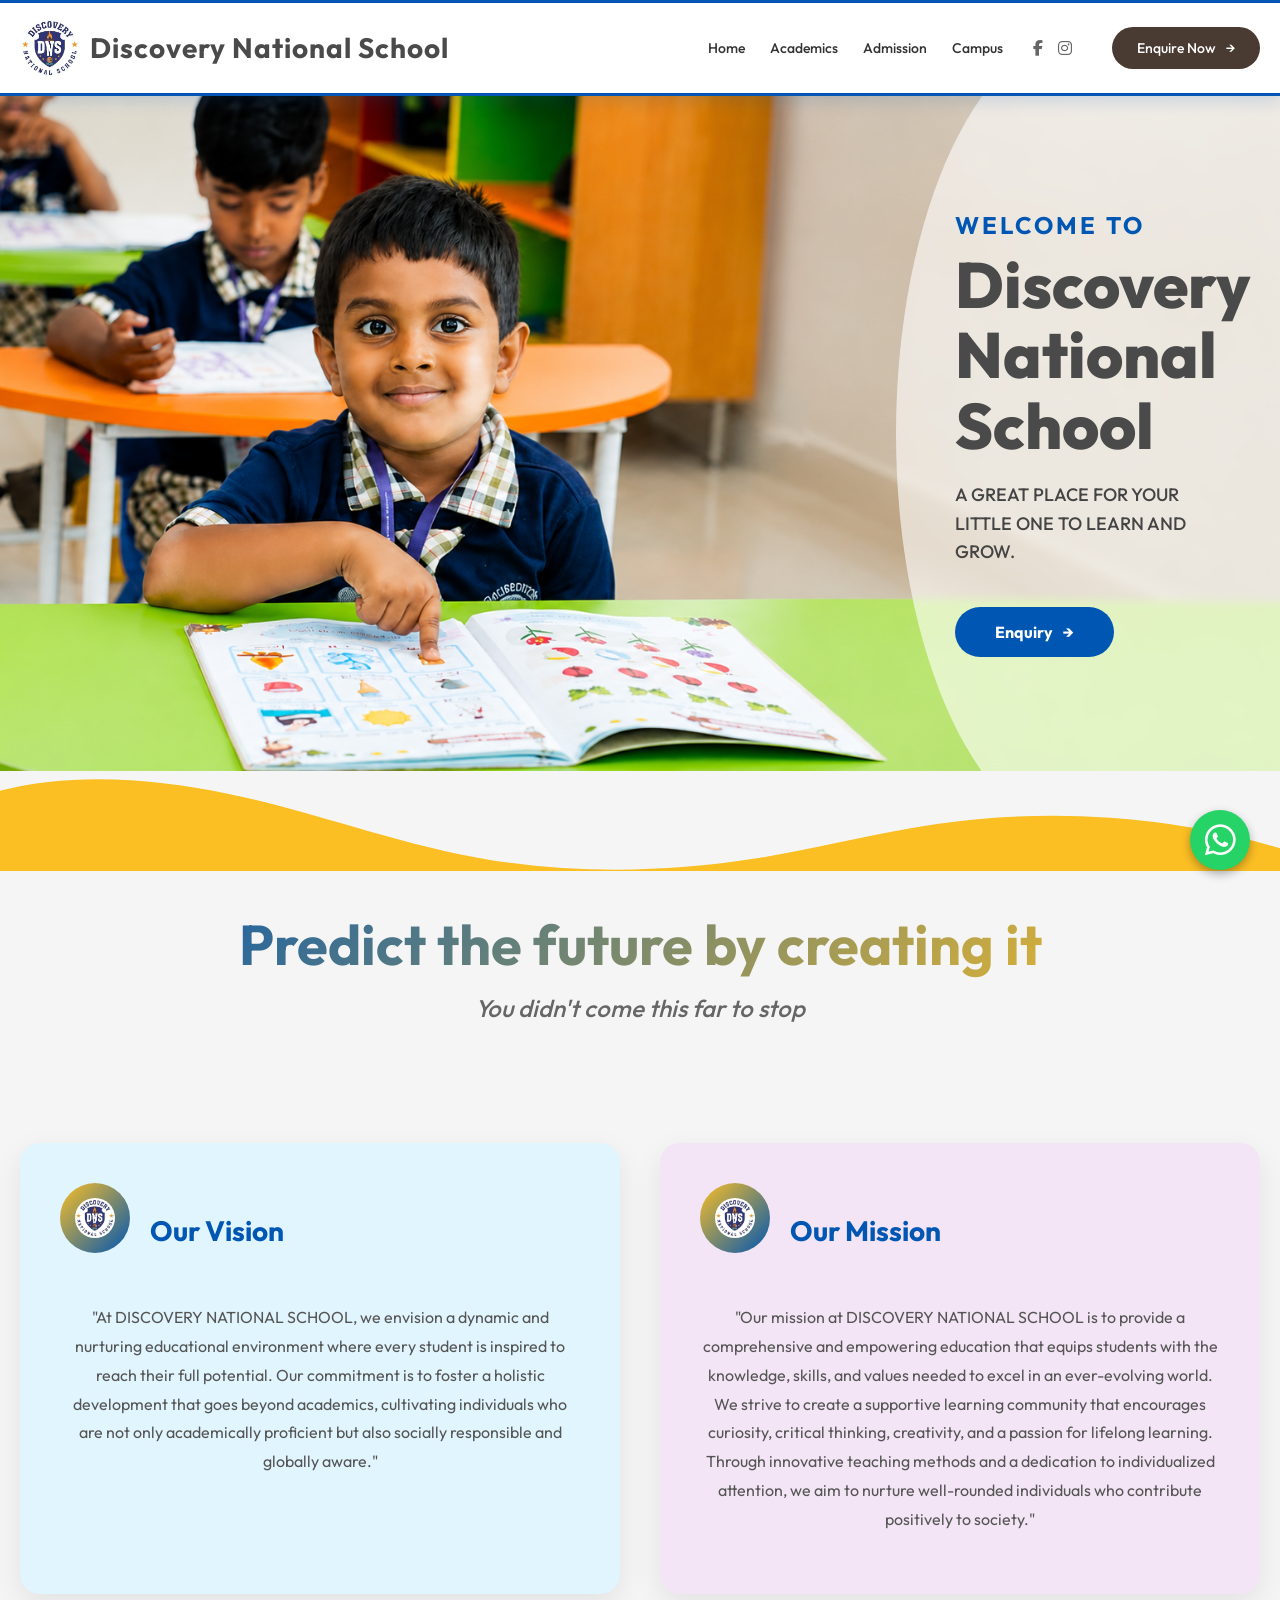
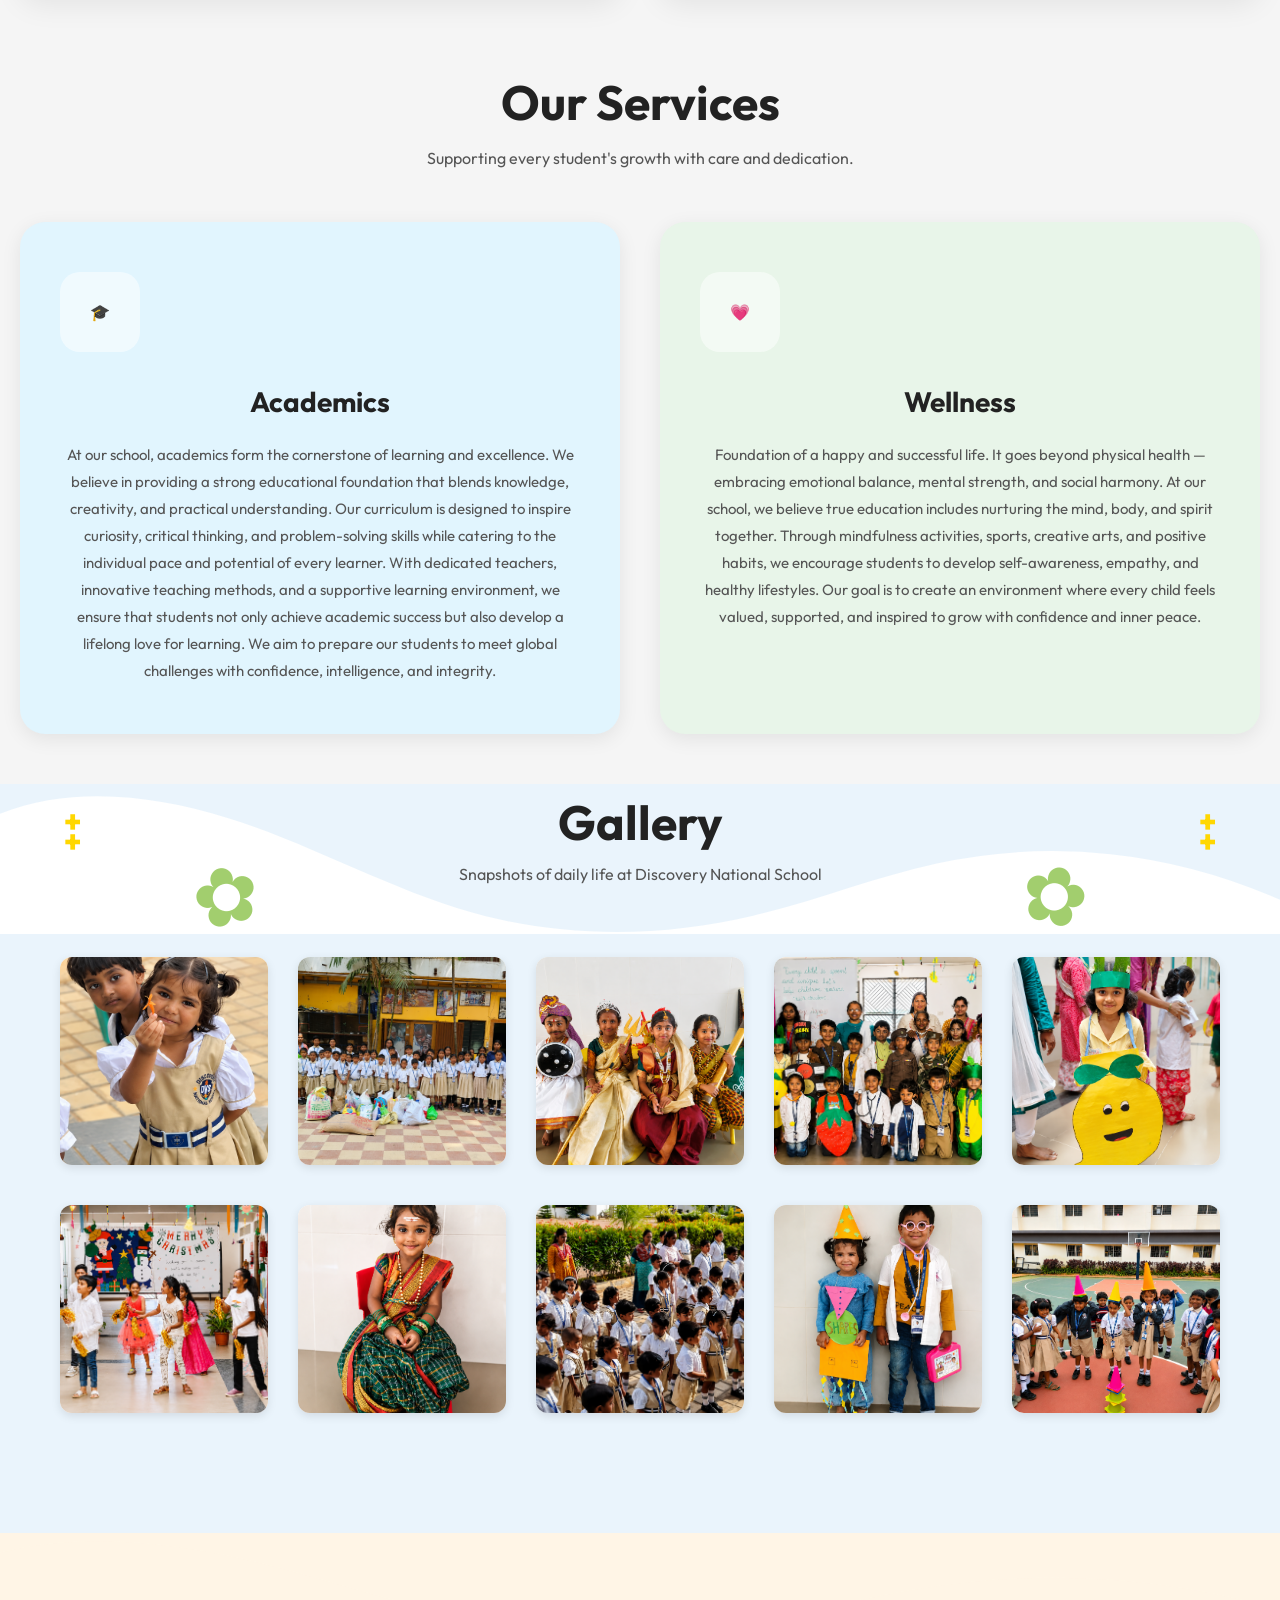
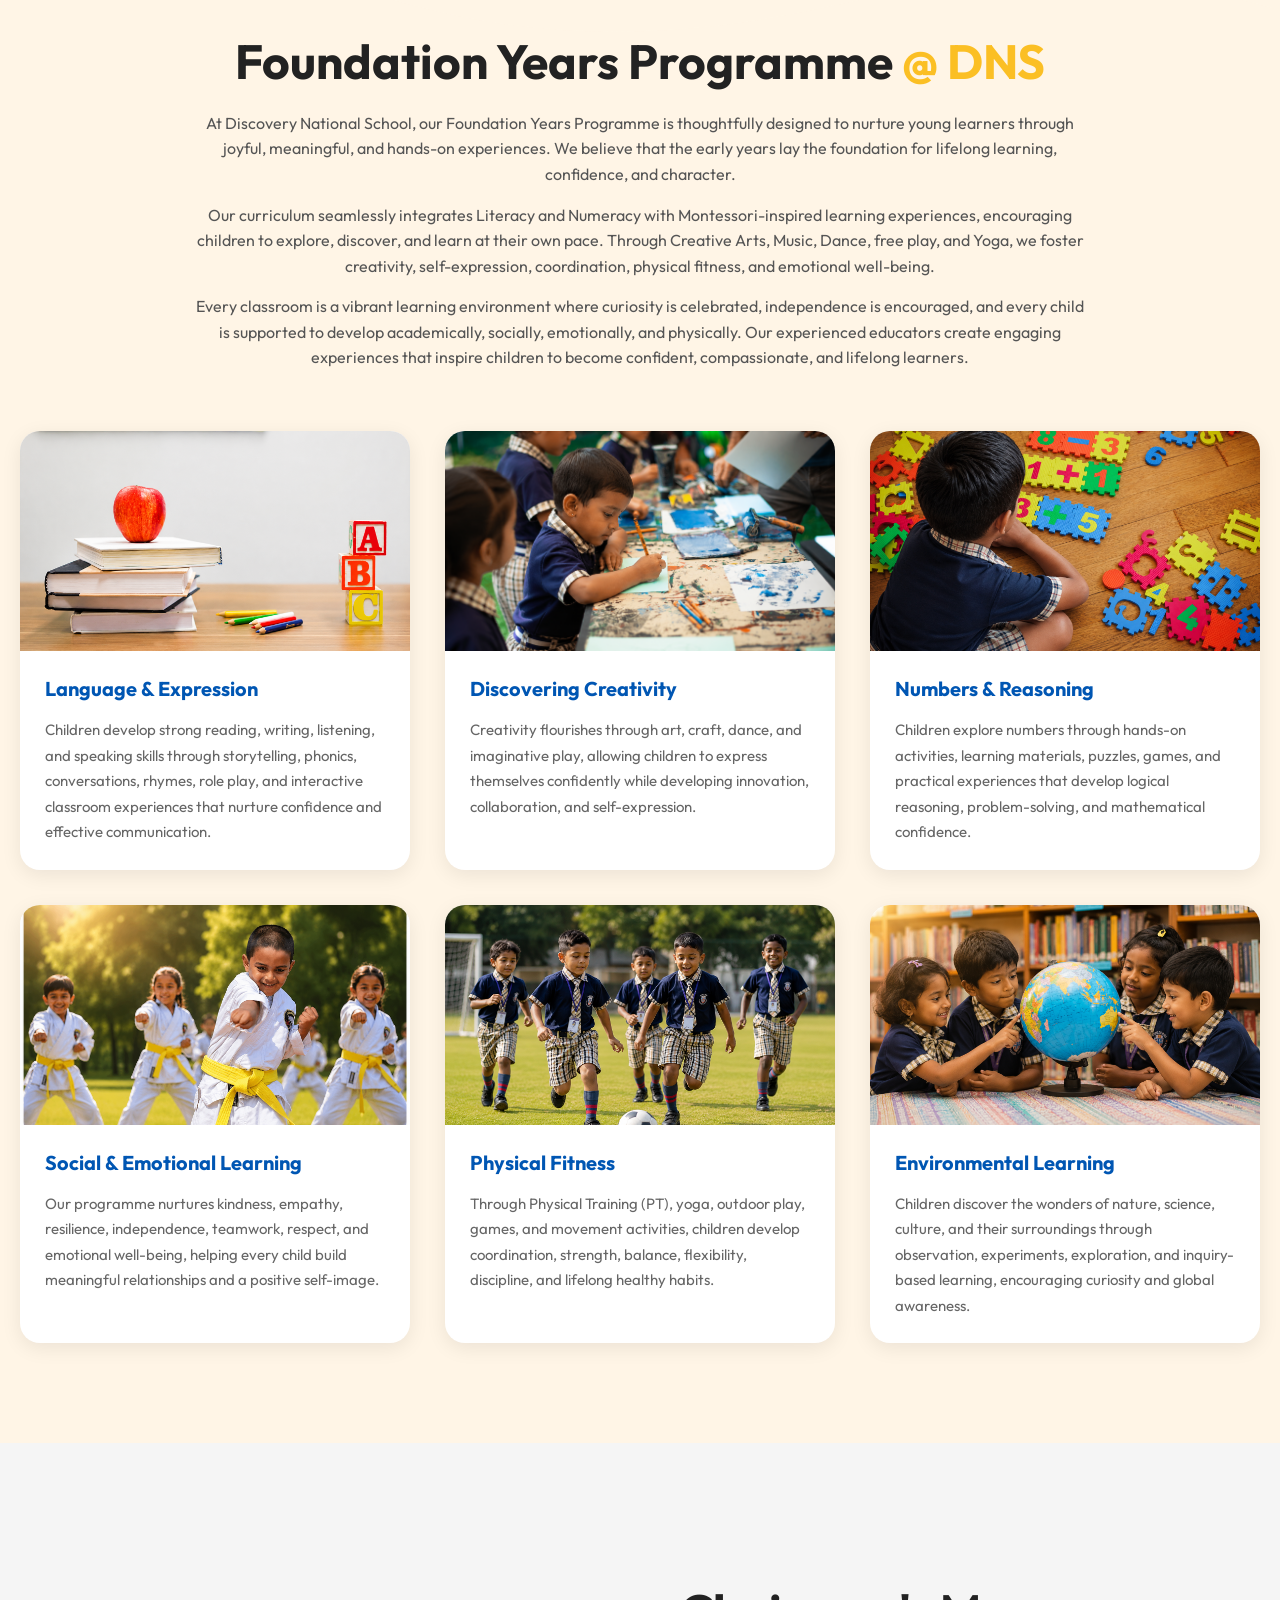
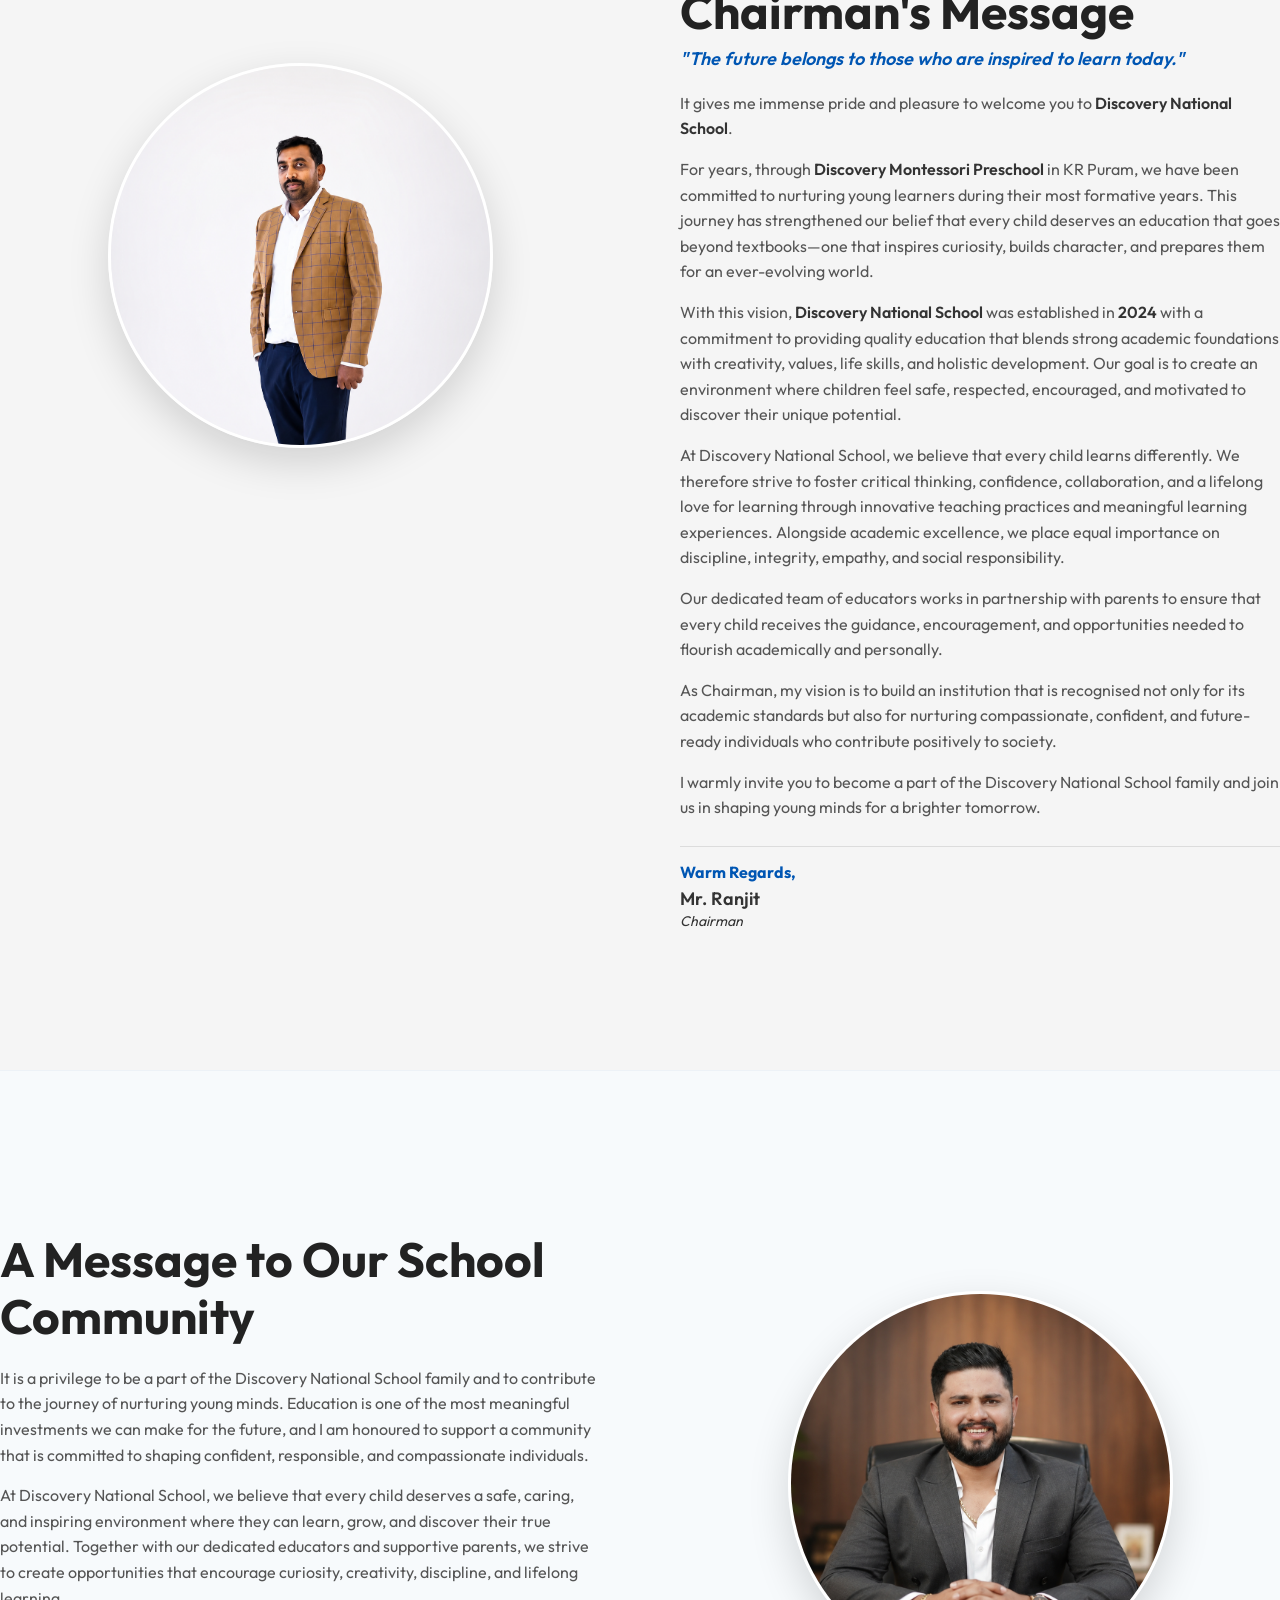
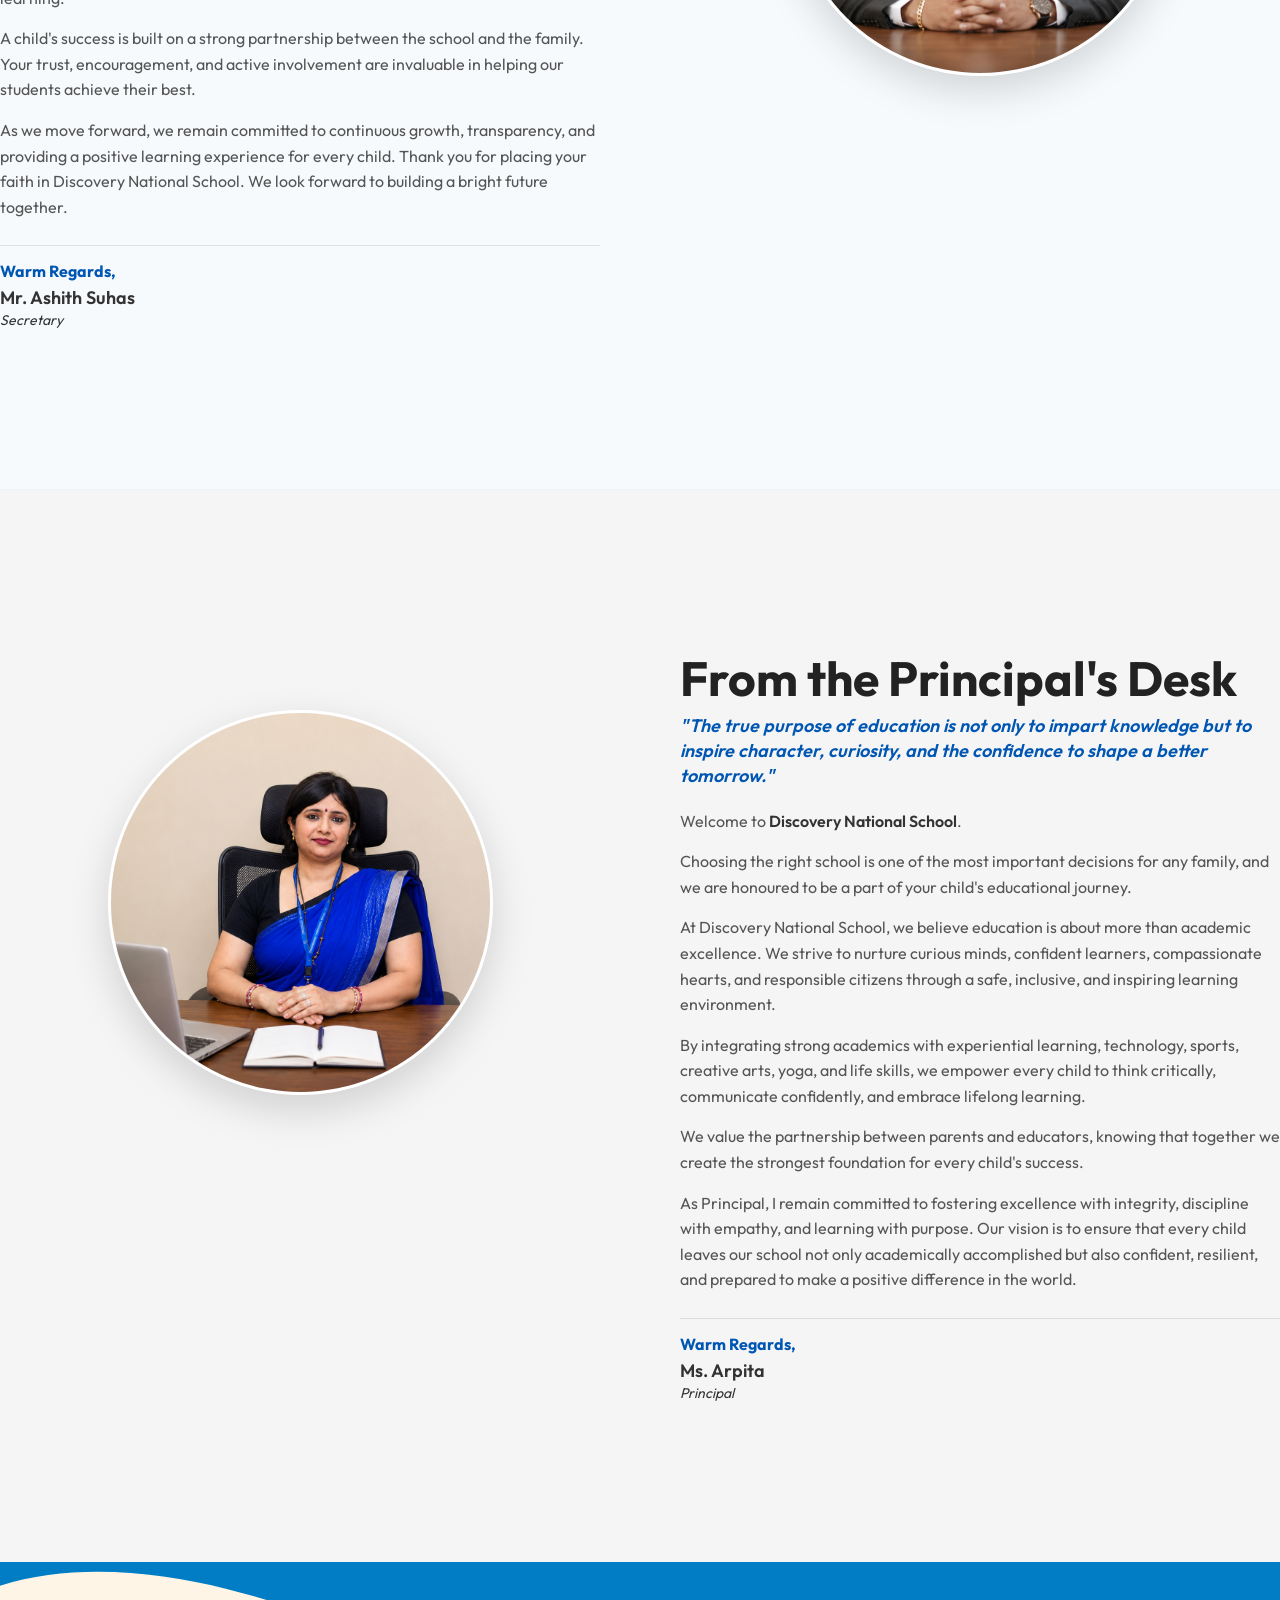
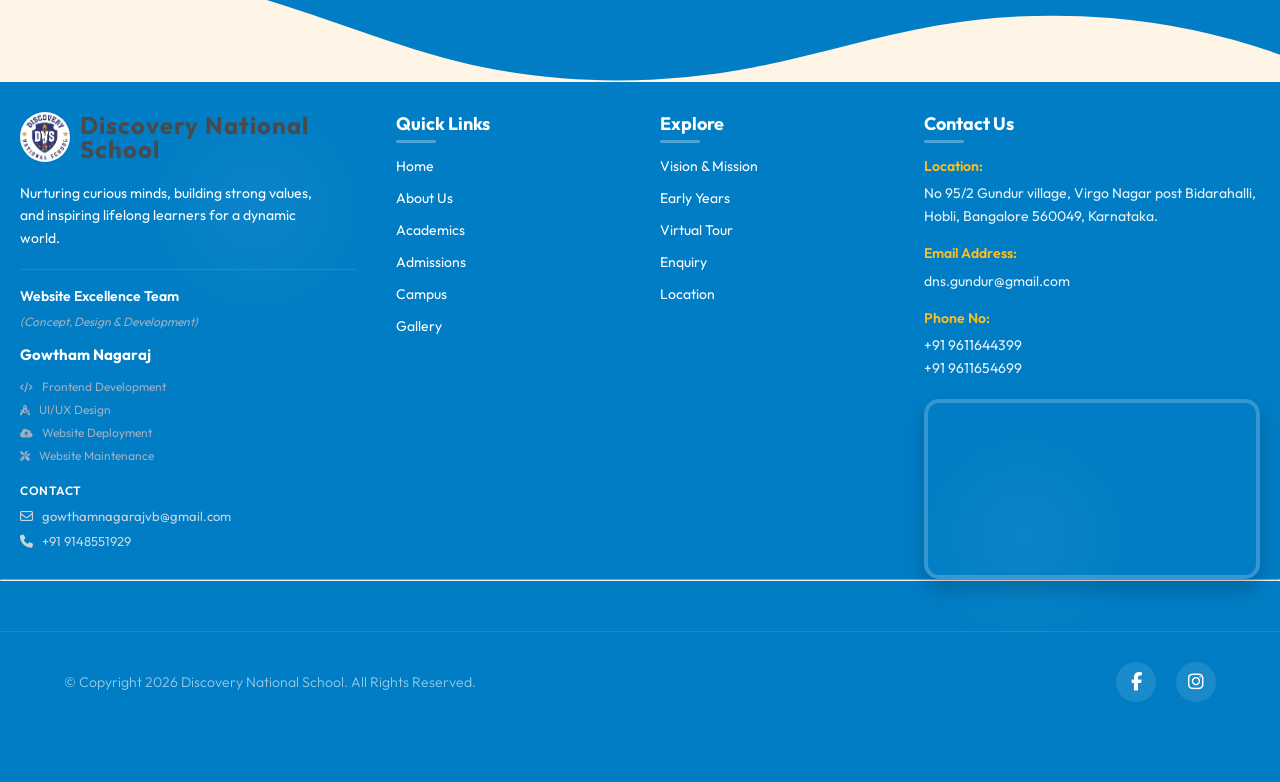
<file: index.html>
<!DOCTYPE html>
<html lang="en">

<head>
    <meta charset="UTF-8">
    <meta name="viewport" content="width=device-width, initial-scale=1.0">
    <title>Discovery National School</title>
    <link rel="icon" href="images/school_logo.png" type="image/png">
    <link rel="stylesheet" href="style.css">
    <link rel="preconnect" href="https://fonts.googleapis.com">
    <link rel="preconnect" href="https://fonts.gstatic.com" crossorigin>
    <link href="https://fonts.googleapis.com/css2?family=Outfit:wght@300;400;500;600;700&display=swap" rel="stylesheet">
    <!-- Font Awesome for Icons -->
    <link rel="stylesheet" href="https://cdnjs.cloudflare.com/ajax/libs/font-awesome/6.5.1/css/all.min.css">
</head>

<body>

    <!-- Header -->
    <header class="header">
        <div class="container header-container">
            <div class="logo">
                <!-- Placeholder for Logo -->
                <!-- Logo -->
                <a href="index.html" style="text-decoration: none; color: inherit;">
                    <div class="logo-img-placeholder">
                        <img src="images/school_logo.png" alt="Discovery National School Logo" style="height: 60px;">
                        <div class="logo-text">
                            <span class="brand-name">Discovery National School</span>

                        </div>
                    </div>
                </a>
            </div>
            <nav class="navbar">
                <div class="menu-toggle" id="mobile-menu-toggle">
                    <i class="fa-solid fa-bars"></i>
                </div>
                <ul class="nav-links">
                    <li><a href="index.html">Home</a></li>
                    <li><a href="academics.html">Academics</a></li>
                    <li><a href="admissions.html">Admission</a></li>
                    <li><a href="campus.html">Campus</a></li>
                </ul>
<!-- Social Icons -->
                <div class="header-social-icons">
                    <a href="https://www.facebook.com/discovery.school.2025/"><i
                            class="fa-brands fa-facebook-f"></i></a>
                    <a href="https://www.instagram.com/dns.gundur/"><i class="fa-brands fa-instagram"></i></a>
                </div>
                <a href="admissions.html#enquiry-form" class="btn-enquiry">Enquire Now <span aria-hidden="true">→</span></a>
            </nav>
        </div>
    </header>

    <!-- Hero Section -->
    <section class="hero">
        <!-- Hero Slider Backgrounds -->
        <div class="hero-slider">
            <div class="hero-slide slide-h4" style="background-image: url('CampusImages/Home_H4.png');"></div>
            <div class="hero-slide slide-h1" style="background-image: url('CampusImages/Home_H1.png');"></div>
            <div class="hero-slide slide-hero3a" style="background-image: url('CampusImages/Hero3A.png');"></div>
        </div>
        <div class="container hero-content-overlay">
            <div class="hero-left-overlay">
                <h2 class="hero-welcome-small">WELCOME TO</h2>
                <h1 class="hero-main-heading">Discovery National School</h1>
                <p class="hero-sub-text">A GREAT PLACE FOR YOUR LITTLE ONE TO LEARN AND GROW.</p>
                <a href="admissions.html#enquiry-form" class="btn-enquiry-hero">Enquiry <span aria-hidden="true">→</span></a>
            </div>
        </div>
    </section>

    <!-- Vision & Mission Section -->
    <section class="pillars" id="vision-mission">
        <!-- Wavy Divider -->
        <div class="custom-shape-divider-top">
            <svg data-name="Layer 1" xmlns="http://www.w3.org/2000/svg" viewBox="0 0 1200 120"
                preserveAspectRatio="none">
                <path
                    d="M321.39,56.44c58-10.79,114.16-30.13,172-41.86,82.39-16.72,168.19-17.73,250.45-.39C823.78,31,906.67,72,985.66,92.83c70.05,18.48,146.53,26.09,214.34,3V0H0V27.35A600.21,600.21,0,0,0,321.39,56.44Z"
                    class="shape-fill"></path>
            </svg>
        </div>

        <div class="container pillars-content">
            <!-- Hero Quote -->
            <div class="vision-hero">
                <h2 class="vision-quote">Predict the future by creating it</h2>
                <p class="vision-subquote">You didn't come this far to stop</p>
            </div>

            <!-- Vision & Mission Cards -->
            <div class="vision-mission-grid">
                <!-- Vision Card -->
                <div class="vision-card card-blue">
                    <div class="card-header">
                        <div class="card-icon-wrapper">
                            <img src="images/school_logo.png" alt="" aria-hidden="true" style="width: 40px; height: 40px; border-radius: 50%; object-fit: contain;">
                        </div>
                        <h3 class="card-title">Our Vision</h3>
                    </div>
                    <p class="card-desc">
                        "At DISCOVERY NATIONAL SCHOOL, we envision a dynamic and nurturing educational environment where
                        every student is inspired to reach their full potential. Our commitment is to foster a holistic
                        development that goes beyond academics, cultivating individuals who are not only academically
                        proficient but also socially responsible and globally aware."
                    </p>
                </div>

                <!-- Mission Card -->
                <div class="vision-card card-purple">
                    <div class="card-header">
                        <div class="card-icon-wrapper">
                            <img src="images/school_logo.png" alt="" aria-hidden="true" style="width: 40px; height: 40px; border-radius: 50%; object-fit: contain;">
                        </div>
                        <h3 class="card-title">Our Mission</h3>
                    </div>
                    <p class="card-desc">
                        "Our mission at DISCOVERY NATIONAL SCHOOL is to provide a comprehensive and empowering education
                        that equips students with the knowledge, skills, and values needed to excel in an ever-evolving
                        world. We strive to create a supportive learning community that encourages curiosity, critical
                        thinking, creativity, and a passion for lifelong learning. Through innovative teaching methods
                        and a dedication to individualized attention, we aim to nurture well-rounded individuals who
                        contribute positively to society."
                    </p>
                </div>
            </div>

            <!-- Services Section -->
            <div class="services-section">
                <h2 class="section-title">Our Services</h2>
                <p class="section-desc">Supporting every student's growth with care and dedication.</p>

                <div class="services-grid">
                    <!-- Academics Card -->
                    <div class="service-card card-blue">
                        <div class="card-icon-wrapper">
                            <span aria-hidden="true">🎓</span>
                        </div>
                        <h3 class="card-title">Academics</h3>
                        <p class="card-desc">
                            At our school, academics form the cornerstone of learning and excellence. We believe in
                            providing a strong educational foundation that blends knowledge, creativity, and practical
                            understanding. Our curriculum is designed to inspire curiosity, critical thinking, and
                            problem-solving skills while catering to the individual pace and potential of every learner.
                            With dedicated teachers, innovative teaching methods, and a supportive learning environment,
                            we ensure that students not only achieve academic success but also develop a lifelong love
                            for learning. We aim to prepare our students to meet global challenges with confidence,
                            intelligence, and integrity.
                        </p>
                    </div>

                    <!-- Wellness Card -->
                    <div class="service-card card-green">
                        <div class="card-icon-wrapper">
                            <span aria-hidden="true">💗</span>
                        </div>
                        <h3 class="card-title">Wellness</h3>
                        <p class="card-desc">
                            Foundation of a happy and successful life. It goes beyond physical health — embracing
                            emotional balance, mental strength, and social harmony. At our school, we believe true
                            education includes nurturing the mind, body, and spirit together. Through mindfulness
                            activities, sports, creative arts, and positive habits, we encourage students to develop
                            self-awareness, empathy, and healthy lifestyles. Our goal is to create an environment where
                            every child feels valued, supported, and inspired to grow with confidence and inner peace.
                        </p>
                    </div>
                </div>
            </div>
        </div>
    </section>

    <!-- Gallery Section -->
    <section class="early-years" id="gallery">
        <!-- Wavy Top Divider -->
        <div class="custom-shape-divider-top-early">
            <svg data-name="Layer 1" xmlns="http://www.w3.org/2000/svg" viewBox="0 0 1200 120"
                preserveAspectRatio="none">
                <path
                    d="M321.39,56.44c58-10.79,114.16-30.13,172-41.86,82.39-16.72,168.19-17.73,250.45-.39C823.78,31,906.67,72,985.66,92.83c70.05,18.48,146.53,26.09,214.34,3V0H0V27.35A600.21,600.21,0,0,0,321.39,56.44Z"
                    class="shape-fill"></path>
            </svg>
        </div>

        <div class="container early-years-content">
            <!-- Decorative Elements -->
            <div class="deco-flower-left">
                <span aria-hidden="true">✿</span>
            </div>
            <div class="deco-crosses-left">
                <span>+</span>
                <span>+</span>
            </div>

            <div class="deco-flower">
                <span aria-hidden="true">✿</span>
            </div>
            <div class="deco-crosses">
                <span>+</span>
                <span>+</span>
            </div>

            <div class="gallery-header">
                <h2 class="section-title">Gallery</h2>
                <p class="section-desc">Snapshots of daily life at Discovery National School</p>
            </div>

            <!-- Gallery Grid with Auto-Scroll -->
            <div class="gallery-scroll-wrapper">
                <div class="gallery-grid">
                    <div class="gallery-card">
                        <img src="CampusImages/Gallery1.png" alt="Gallery Image 1"
                            style="width: 100%; height: 100%; object-fit: cover;">
                    </div>
                    <div class="gallery-card">
                        <img src="CampusImages/Gallery2.png" alt="Gallery Image 2"
                            style="width: 100%; height: 100%; object-fit: cover;">
                    </div>
                    <div class="gallery-card">
                        <img src="CampusImages/Gallery3.png" alt="Gallery Image 3"
                            style="width: 100%; height: 100%; object-fit: cover;">
                    </div>
                    <div class="gallery-card">
                        <img src="CampusImages/Gallery4.png" alt="Gallery Image 4"
                            style="width: 100%; height: 100%; object-fit: cover;">
                    </div>
                    <div class="gallery-card">
                        <img src="CampusImages/Gallery5.png" alt="Gallery Image 5"
                            style="width: 100%; height: 100%; object-fit: cover;">
                    </div>
                    <div class="gallery-card">
                        <img src="CampusImages/Gallery6.png" alt="Gallery Image 6"
                            style="width: 100%; height: 100%; object-fit: cover;">
                    </div>
                    <div class="gallery-card">
                        <img src="CampusImages/Gallery7.png" alt="Gallery Image 7"
                            style="width: 100%; height: 100%; object-fit: cover;">
                    </div>
                    <div class="gallery-card">
                        <img src="CampusImages/Gallery8.png" alt="Gallery Image 8"
                            style="width: 100%; height: 100%; object-fit: cover;">
                    </div>
                    <div class="gallery-card">
                        <img src="CampusImages/Gallery9.png" alt="Gallery Image 9"
                            style="width: 100%; height: 100%; object-fit: cover;">
                    </div>
                    <div class="gallery-card">
                        <img src="CampusImages/Gallery10.png" alt="Gallery Image 10"
                            style="width: 100%; height: 100%; object-fit: cover;">
                    </div>
                </div>
            </div>
        </div>
    </section>

    <!-- Early Years Programs Section -->
    <section class="early-years-programs" id="early-years">
        <!-- Wavy Top Divider -->
        <div class="custom-shape-divider-top-programs">
            <svg data-name="Layer 1" xmlns="http://www.w3.org/2000/svg" viewBox="0 0 1200 120"
                preserveAspectRatio="none">
                <path
                    d="M321.39,56.44c58-10.79,114.16-30.13,172-41.86,82.39-16.72,168.19-17.73,250.45-.39C823.78,31,906.67,72,985.66,92.83c70.05,18.48,146.53,26.09,214.34,3V0H0V27.35A600.21,600.21,0,0,0,321.39,56.44Z"
                    class="shape-fill"></path>
            </svg>
        </div>

        <div class="container">
            <div class="programs-header">
                <h2 class="section-title">Foundation Years Programme <span class="highlight-orange">@ DNS</span></h2>
                <div class="section-desc-container" style="max-width: 900px; margin: 20px auto 40px auto; display: flex; flex-direction: column; gap: 15px;">
                    <p class="section-desc" style="margin: 0; line-height: 1.6; text-align: center;">
                        At Discovery National School, our Foundation Years Programme is thoughtfully designed to nurture young learners through joyful, meaningful, and hands-on experiences. We believe that the early years lay the foundation for lifelong learning, confidence, and character.
                    </p>
                    <p class="section-desc" style="margin: 0; line-height: 1.6; text-align: center;">
                        Our curriculum seamlessly integrates Literacy and Numeracy with Montessori-inspired learning experiences, encouraging children to explore, discover, and learn at their own pace. Through Creative Arts, Music, Dance, free play, and Yoga, we foster creativity, self-expression, coordination, physical fitness, and emotional well-being.
                    </p>
                    <p class="section-desc" style="margin: 0; line-height: 1.6; text-align: center;">
                        Every classroom is a vibrant learning environment where curiosity is celebrated, independence is encouraged, and every child is supported to develop academically, socially, emotionally, and physically. Our experienced educators create engaging experiences that inspire children to become confident, compassionate, and lifelong learners.
                    </p>
                </div>
            </div>

            <div class="programs-grid">
                <!-- Program Card 1 -->
                <div class="program-card-item">
                    <div class="program-image">
                        <img src="CampusImages/Communication.png" alt="Language & Expression">
                    </div>
                    <h3 class="program-title">Language & Expression</h3>
                    <p class="program-desc">Children develop strong reading, writing, listening, and speaking skills through storytelling, phonics, conversations, rhymes, role play, and interactive classroom experiences that nurture confidence and effective communication.</p>
                </div>

                <!-- Program Card 2 -->
                <div class="program-card-item">
                    <div class="program-image">
                        <img src="CampusImages/Creative_Expression.png" alt="Discovering Creativity">
                    </div>
                    <h3 class="program-title">Discovering Creativity</h3>
                    <p class="program-desc">Creativity flourishes through art, craft, dance, and imaginative play, allowing children to express themselves confidently while developing innovation, collaboration, and self-expression.</p>
                </div>

                <!-- Program Card 3 -->
                <div class="program-card-item">
                    <div class="program-image">
                        <img src="CampusImages/Mathematics.png" alt="Numbers & Reasoning">
                    </div>
                    <h3 class="program-title">Numbers & Reasoning</h3>
                    <p class="program-desc">Children explore numbers through hands-on activities, learning materials, puzzles, games, and practical experiences that develop logical reasoning, problem-solving, and mathematical confidence.</p>
                </div>

                <!-- Program Card 4 -->
                <!-- Program Card 4 -->
                <div class="program-card-item">
                    <div class="program-image">
                        <img src="CampusImages/PersonalDevelopment.png" alt="Social & Emotional Learning">
                    </div>
                    <h3 class="program-title">Social & Emotional Learning</h3>
                    <p class="program-desc">Our programme nurtures kindness, empathy, resilience, independence, teamwork, respect, and emotional well-being, helping every child build meaningful relationships and a positive self-image.</p>
                </div>

                <!-- Program Card 5 -->
                <div class="program-card-item">
                    <div class="program-image">
                        <img src="CampusImages/PhysicalDevelopment.png" alt="Physical Fitness"
                            style="object-position: top;">
                    </div>
                    <h3 class="program-title">Physical Fitness</h3>
                    <p class="program-desc">Through Physical Training (PT), yoga, outdoor play, games, and movement activities, children develop coordination, strength, balance, flexibility, discipline, and lifelong healthy habits.</p>
                </div>

                <!-- Program Card 6 -->
                <div class="program-card-item">
                    <div class="program-image">
                        <img src="CampusImages/UnderstandingWorld.png" alt="Environmental Learning">
                    </div>
                    <h3 class="program-title">Environmental Learning</h3>
                    <p class="program-desc">Children discover the wonders of nature, science, culture, and their surroundings through observation, experiments, exploration, and inquiry-based learning, encouraging curiosity and global awareness.</p>
                </div>
            </div>
        </div>
    </section>

    </section>

    <!-- About Us Section -->
    <section class="about-us" id="about-us">
        <div class="container about-content" style="align-items: flex-start; padding: 40px 0;">
            <!-- Image Side with Animation -->
            <div class="about-image-wrapper" style="position: sticky; top: 120px;">
                <div class="about-image-mask">
                    <img src="CampusImages/Chairman.png" alt="Mr. Ranjit, Chairman of Discovery National School">
                </div>
            </div>

            <!-- Text Side -->
            <div class="about-text">
                <h2 class="section-title" style="margin-bottom: 5px;">Chairman's Message</h2>
                <p style="font-size: 18px; font-style: italic; color: var(--primary-color); font-weight: 600; margin-bottom: 20px; line-height: 1.4;">
                    "The future belongs to those who are inspired to learn today."
                </p>
                
                <p class="section-desc" style="margin-bottom: 15px;">
                    It gives me immense pride and pleasure to welcome you to <strong>Discovery National School</strong>.
                </p>
                
                <p class="section-desc" style="margin-bottom: 15px;">
                    For years, through <strong>Discovery Montessori Preschool</strong> in KR Puram, we have been committed to nurturing young learners during their most formative years. This journey has strengthened our belief that every child deserves an education that goes beyond textbooks—one that inspires curiosity, builds character, and prepares them for an ever-evolving world.
                </p>
                
                <p class="section-desc" style="margin-bottom: 15px;">
                    With this vision, <strong>Discovery National School</strong> was established in <strong>2024</strong> with a commitment to providing quality education that blends strong academic foundations with creativity, values, life skills, and holistic development. Our goal is to create an environment where children feel safe, respected, encouraged, and motivated to discover their unique potential.
                </p>
                
                <p class="section-desc" style="margin-bottom: 15px;">
                    At Discovery National School, we believe that every child learns differently. We therefore strive to foster critical thinking, confidence, collaboration, and a lifelong love for learning through innovative teaching practices and meaningful learning experiences. Alongside academic excellence, we place equal importance on discipline, integrity, empathy, and social responsibility.
                </p>
                
                <p class="section-desc" style="margin-bottom: 15px;">
                    Our dedicated team of educators works in partnership with parents to ensure that every child receives the guidance, encouragement, and opportunities needed to flourish academically and personally.
                </p>
                
                <p class="section-desc" style="margin-bottom: 15px;">
                    As Chairman, my vision is to build an institution that is recognised not only for its academic standards but also for nurturing compassionate, confident, and future-ready individuals who contribute positively to society.
                </p>
                
                <p class="section-desc" style="margin-bottom: 25px;">
                    I warmly invite you to become a part of the Discovery National School family and join us in shaping young minds for a brighter tomorrow.
                </p>
                
                <div class="signature-block" style="border-top: 1px solid rgba(0,0,0,0.1); padding-top: 15px; margin-top: 20px;">
                    <h4 style="margin: 0; font-size: 16px; color: var(--primary-color); font-weight: 700; font-family: 'Outfit', sans-serif;">Warm Regards,</h4>
                    <p style="margin: 5px 0 0 0; font-size: 18px; color: var(--text-dark); font-weight: 600;">Mr. Ranjit</p>
                    <p style="margin: 2px 0 0 0; font-size: 14px; color: var(--text-muted); font-style: italic;">Chairman</p>
                </div>
            </div>
        </div>
    </section>

    <!-- Management Message Section -->
    <section class="about-us" id="management-message" style="background-color: #f7fafc; border-top: 1px solid #edf2f7; border-bottom: 1px solid #edf2f7;">
        <div class="container about-content" style="align-items: flex-start; padding: 60px 0;">
            <!-- Text Side -->
            <div class="about-text">
                <h2 class="section-title" style="margin-bottom: 20px;">A Message to Our School Community</h2>
                
                <p class="section-desc" style="margin-bottom: 15px;">
                    It is a privilege to be a part of the Discovery National School family and to contribute to the journey of nurturing young minds. Education is one of the most meaningful investments we can make for the future, and I am honoured to support a community that is committed to shaping confident, responsible, and compassionate individuals.
                </p>
                
                <p class="section-desc" style="margin-bottom: 15px;">
                    At Discovery National School, we believe that every child deserves a safe, caring, and inspiring environment where they can learn, grow, and discover their true potential. Together with our dedicated educators and supportive parents, we strive to create opportunities that encourage curiosity, creativity, discipline, and lifelong learning.
                </p>
                
                <p class="section-desc" style="margin-bottom: 15px;">
                    A child's success is built on a strong partnership between the school and the family. Your trust, encouragement, and active involvement are invaluable in helping our students achieve their best.
                </p>
                
                <p class="section-desc" style="margin-bottom: 25px;">
                    As we move forward, we remain committed to continuous growth, transparency, and providing a positive learning experience for every child. Thank you for placing your faith in Discovery National School. We look forward to building a bright future together.
                </p>
                
                <div class="signature-block" style="border-top: 1px solid rgba(0,0,0,0.1); padding-top: 15px; margin-top: 20px;">
                    <h4 style="margin: 0; font-size: 16px; color: var(--primary-color); font-weight: 700; font-family: 'Outfit', sans-serif;">Warm Regards,</h4>
                    <p style="margin: 5px 0 0 0; font-size: 18px; color: var(--text-dark); font-weight: 600;">Mr. Ashith Suhas</p>
                    <p style="margin: 2px 0 0 0; font-size: 14px; color: var(--text-muted); font-style: italic;">Secretary</p>
                </div>
            </div>

            <!-- Image Side with Animation -->
            <div class="about-image-wrapper" style="position: sticky; top: 120px;">
                <div class="about-image-mask">
                    <img src="CampusImages/Suhas.png" alt="Mr. Ashith Suhas, Secretary of Discovery National School" style="object-position: center top;">
                </div>
            </div>
        </div>
    </section>

    <!-- Principal's Desk Section -->
    <section class="about-us" id="principals-desk">
        <div class="container about-content" style="align-items: flex-start; padding: 60px 0;">
            <!-- Image Side with Animation -->
            <div class="about-image-wrapper" style="position: sticky; top: 120px;">
                <div class="about-image-mask">
                    <img src="CampusImages/Principal.png" alt="Ms. Arpita, Principal of Discovery National School" style="object-position: center top;">
                </div>
            </div>

            <!-- Text Side -->
            <div class="about-text">
                <h2 class="section-title" style="margin-bottom: 5px;">From the Principal's Desk</h2>
                <p style="font-size: 18px; font-style: italic; color: var(--primary-color); font-weight: 600; margin-bottom: 20px; line-height: 1.4;">
                    "The true purpose of education is not only to impart knowledge but to inspire character, curiosity, and the confidence to shape a better tomorrow."
                </p>
                
                <p class="section-desc" style="margin-bottom: 15px;">
                    Welcome to <strong>Discovery National School</strong>.
                </p>
                
                <p class="section-desc" style="margin-bottom: 15px;">
                    Choosing the right school is one of the most important decisions for any family, and we are honoured to be a part of your child's educational journey.
                </p>
                
                <p class="section-desc" style="margin-bottom: 15px;">
                    At Discovery National School, we believe education is about more than academic excellence. We strive to nurture curious minds, confident learners, compassionate hearts, and responsible citizens through a safe, inclusive, and inspiring learning environment.
                </p>
                
                <p class="section-desc" style="margin-bottom: 15px;">
                    By integrating strong academics with experiential learning, technology, sports, creative arts, yoga, and life skills, we empower every child to think critically, communicate confidently, and embrace lifelong learning.
                </p>
                
                <p class="section-desc" style="margin-bottom: 15px;">
                    We value the partnership between parents and educators, knowing that together we create the strongest foundation for every child's success.
                </p>
                
                <p class="section-desc" style="margin-bottom: 25px;">
                    As Principal, I remain committed to fostering excellence with integrity, discipline with empathy, and learning with purpose. Our vision is to ensure that every child leaves our school not only academically accomplished but also confident, resilient, and prepared to make a positive difference in the world.
                </p>
                
                <div class="signature-block" style="border-top: 1px solid rgba(0,0,0,0.1); padding-top: 15px; margin-top: 20px;">
                    <h4 style="margin: 0; font-size: 16px; color: var(--primary-color); font-weight: 700; font-family: 'Outfit', sans-serif;">Warm Regards,</h4>
                    <p style="margin: 5px 0 0 0; font-size: 18px; color: var(--text-dark); font-weight: 600;">Ms. Arpita</p>
                    <p style="margin: 2px 0 0 0; font-size: 14px; color: var(--text-muted); font-style: italic;">Principal</p>
                </div>
            </div>
        </div>
    </section>

    </section>



    <!-- Footer Section -->
    <footer class="footer" id="contact">
        <!-- Wavy Top Divider -->
        <div class="custom-shape-divider-top-footer">
            <svg data-name="Layer 1" xmlns="http://www.w3.org/2000/svg" viewBox="0 0 1200 120"
                preserveAspectRatio="none">
                <path
                    d="M321.39,56.44c58-10.79,114.16-30.13,172-41.86,82.39-16.72,168.19-17.73,250.45-.39C823.78,31,906.67,72,985.66,92.83c70.05,18.48,146.53,26.09,214.34,3V0H0V27.35A600.21,600.21,0,0,0,321.39,56.44Z"
                    class="shape-fill"></path>
            </svg>
        </div>

        <div class="container footer-content">
            <div class="footer-grid">
                <!-- Column 1: Logo & About -->
                <div class="footer-col">
                    <div class="footer-logo">
                        <img src="images/school_logo.png" alt="Discovery National School Logo"
                            style="height: 50px; width: 50px; border-radius: 50%;">
                        <div class="logo-text">
                            <span class="brand-name">Discovery National School</span>
                        </div>
                    </div>
                    <p class="footer-desc">
                        Nurturing curious minds, building strong values, and inspiring lifelong learners for a dynamic world.
                    </p>
                    <div style="margin-top: 20px; font-size: 13px; color: #cbd5e0; line-height: 1.6; border-top: 1px solid rgba(255,255,255,0.1); padding-top: 15px;">
                        <h4 style="color: #fff; font-size: 14px; margin-bottom: 4px; font-weight: 600;">Website Excellence Team</h4>
                        <p style="margin-bottom: 12px; color: #a0aec0; font-size: 12px; font-style: italic;">(Concept, Design & Development)</p>
                        
                        <p style="color: #fff; font-weight: 700; font-size: 15px; margin-bottom: 10px;">Gowtham Nagaraj</p>
                        
                        <ul style="list-style: none; padding: 0; margin: 0 0 15px 0; color: #a0aec0; font-size: 12px;">
                            <li style="margin-bottom: 4px;"><i class="fa-solid fa-code" style="margin-right: 6px; font-size: 10px;"></i> Frontend Development</li>
                            <li style="margin-bottom: 4px;"><i class="fa-solid fa-compass-drafting" style="margin-right: 6px; font-size: 10px;"></i> UI/UX Design</li>
                            <li style="margin-bottom: 4px;"><i class="fa-solid fa-cloud-arrow-up" style="margin-right: 6px; font-size: 10px;"></i> Website Deployment</li>
                            <li style="margin-bottom: 4px;"><i class="fa-solid fa-screwdriver-wrench" style="margin-right: 6px; font-size: 10px;"></i> Website Maintenance</li>
                        </ul>
                        
                        <h5 style="color: #fff; font-size: 12px; margin-bottom: 6px; font-weight: 600; text-transform: uppercase; letter-spacing: 0.5px;">Contact</h5>
                        <p style="margin-bottom: 4px;"><i class="fa-regular fa-envelope" style="margin-right: 6px;"></i> <a href="mailto:gowthamnagarajvb@gmail.com" style="color: #cbd5e0; text-decoration: none;">gowthamnagarajvb@gmail.com</a></p>
                        <p style="margin: 0;"><i class="fa-solid fa-phone" style="margin-right: 6px;"></i> <a href="tel:+919148551929" style="color: #cbd5e0; text-decoration: none;">+91 9148551929</a></p>
                    </div>
                </div>

                <!-- Column 2: Quick Links -->
                <div class="footer-col">
                    <h3 class="footer-heading">Quick Links</h3>
                    <ul class="footer-links">
                        <li><a href="index.html">Home</a></li>
                        <li><a href="index.html#about-us">About Us</a></li>
                        <li><a href="academics.html">Academics</a></li>
                        <li><a href="admissions.html">Admissions</a></li>
                        <li><a href="campus.html">Campus</a></li>
                        <li><a href="index.html#gallery">Gallery</a></li>
                    </ul>
                </div>

                <!-- Column 3: Explore -->
                <div class="footer-col">
                    <h3 class="footer-heading">Explore</h3>
                    <ul class="footer-links">
                        <li><a href="index.html#vision-mission">Vision & Mission</a></li>
                        <li><a href="index.html#early-years">Early Years</a></li>
                        <li><a href="campus.html#virtual-tour">Virtual Tour</a></li>
                        <li><a href="admissions.html#enquiry-form">Enquiry</a></li>
                        <li><a href="campus.html#location">Location</a></li>
                    </ul>
                </div>

                <!-- Column 4: Contact Us -->
                <div class="footer-col">
                    <h3 class="footer-heading">Contact Us</h3>
                    <div class="contact-info">
                        <p><strong>Location:</strong>
                            <a href="https://www.google.com/maps/search/?api=1&query=No+95%2F2+Gundur+village%2C+Virgo+Nagar+post+Bidarahalli%2C+Hobli%2C+Bangalore+560049%2C+Karnataka"
                                target="_blank" style="color: inherit; text-decoration: none;">
                                No 95/2 Gundur village, Virgo Nagar post Bidarahalli, Hobli, Bangalore 560049,
                                Karnataka.
                            </a>
                            <br>
                        </p>
                        <p><strong>Email Address:</strong>
                            <a href="mailto:dns.gundur@gmail.com">dns.gundur@gmail.com</a> <br>
                        </p>
                        <p><strong>Phone No:</strong>
                            <a href="tel:+919611644399">+91 9611644399</a> <br>
                            <a href="tel:+919611654699">+91 9611654699</a>
                        </p>
                    </div>
                    <div class="footer-map-widget">
                        <a href="https://maps.app.goo.gl/zVpzUBUXuVa1wTvf9" target="_blank"
                            class="map-clickable-overlay" aria-label="Open in Google Maps"></a>
                        <iframe
                            src="https://www.google.com/maps/embed?pb=!1m18!1m12!1m3!1d3887.388096372656!2d77.70996437507716!3d13.01091298730811!2m3!1f0!2f0!3f0!3m2!1i1024!2i768!4f13.1!3m3!1m2!1s0x3bae10500e9a0029%3A0x69603e336335750d!2sDiscovery%20National%20School!5e0!3m2!1sen!2sin!4v1709637452365!5m2!1sen!2sin"
                            allowfullscreen="" loading="lazy" referrerpolicy="no-referrer-when-downgrade"></iframe>
                    </div>
                </div>
            </div>
        </div>
        <hr class="footer-divider">
        <!-- Footer Bar with line, icons left, copyright right -->
        <div class="footer-bar">
            <div class="footer-bar-left">
                <p class="footer-copy">© Copyright 2026 Discovery National School. All Rights Reserved.</p>
            </div>
            <div class="footer-bar-right">
                <a href="https://www.facebook.com/discovery.school.2025/" aria-label="Facebook"><i
                        class="fa-brands fa-facebook-f"></i></a>
                <a href="https://www.instagram.com/dns.gundur/" aria-label="Instagram"><i
                        class="fa-brands fa-instagram"></i></a>
            </div>
        </div>
    </footer>

    <!-- Floating WhatsApp Button -->
    <a href="https://wa.me/919611644399" class="whatsapp-float" aria-label="WhatsApp">
        <i class="fa-brands fa-whatsapp"></i>
    </a>

    <!-- Popup Enquiry Form -->
    <div id="enquiry-popup" class="popup-overlay">
        <div class="popup-content">
            <span class="close-popup">&times;</span>
            <div class="enquiry-form-card popup-form-card">
                <h2 class="form-header">Admission Enquiry</h2>
                <p class="form-sub-header">2026-2027</p>
                <form class="enquiry-form" id="popup-enquiry-form">
                    <div class="form-group">
                        <input type="text" id="popup-student-name" name="student_name" placeholder="Student Name*"
                            required>
                    </div>
                    <div class="form-group">
                        <input type="text" id="popup-parent-name" name="parent_name" placeholder="Parent Name*"
                            required>
                    </div>
                    <div class="form-group">
                        <input type="tel" id="popup-mobile" name="mobile" placeholder="Mobile" required>
                    </div>
                    <div class="form-group">
                        <input type="email" id="popup-email" name="email" placeholder="Email Id" required>
                    </div>
                    <div class="form-group">
                        <select id="popup-class-select" name="class" required>
                            <option value="" disabled selected>Select Class</option>
                            <option value="Nursery">Nursery</option>
                            <option value="LKG">LKG</option>
                            <option value="UKG">UKG</option>
                            <option value="Grade 1">Grade 1</option>
                            <option value="Grade 2">Grade 2</option>
                            <option value="Grade 3">Grade 3</option>
                            <option value="Grade 4">Grade 4</option>
                            <option value="Grade 5">Grade 5</option>
                            <option value="Grade 6">Grade 6</option>
                            <option value="Grade 7">Grade 7</option>
                            <option value="Grade 8">Grade 8</option>
                        </select>
                    </div>

                    <div class="form-footer">
                        <label class="checkbox-container">
                            <input type="checkbox" checked>
                            <span class="checkmark"></span>
                            <span class="consent-text">By clicking on Submit, I give consent for receiving marketing
                                communications</span>
                        </label>
                    </div>

                    <button type="submit" class="btn-enquire-submit">Submit</button>
                </form>
            </div>
    <script src="script.js"></script>
</body>

</html>
</file>
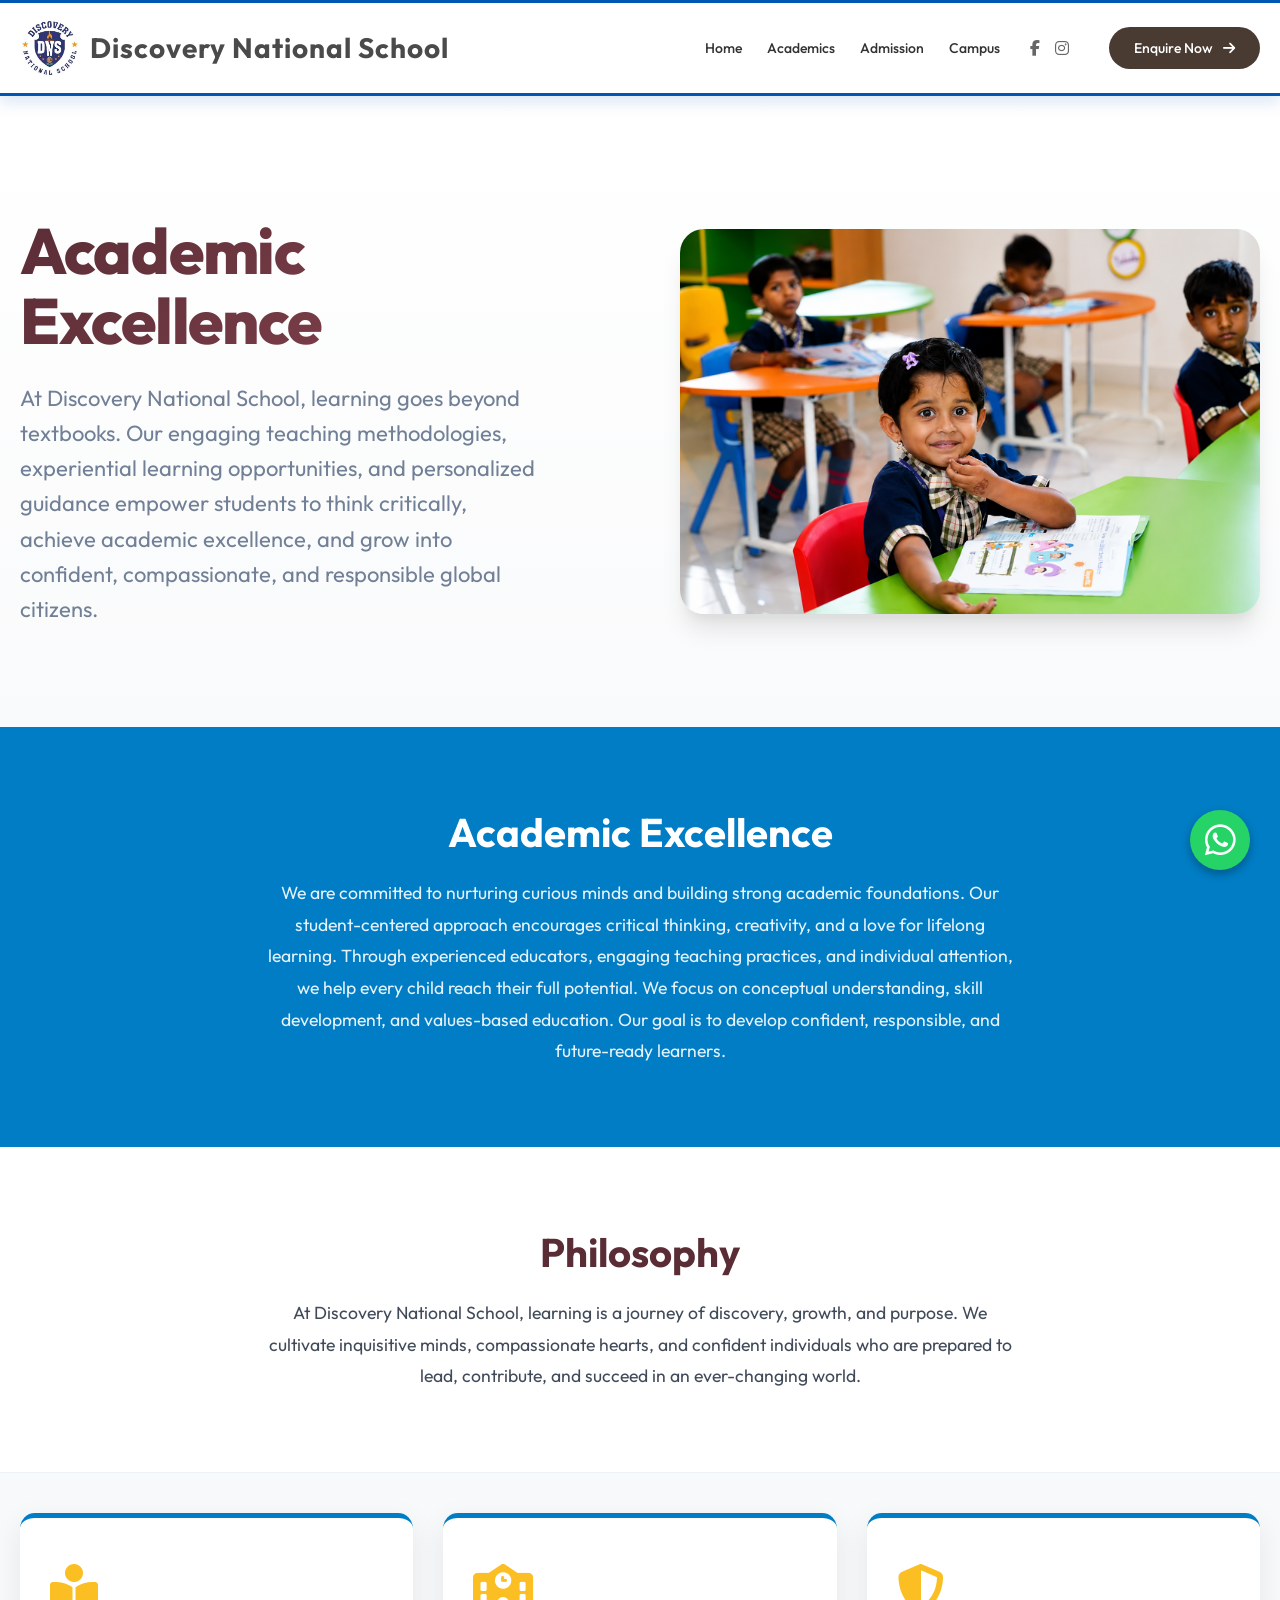
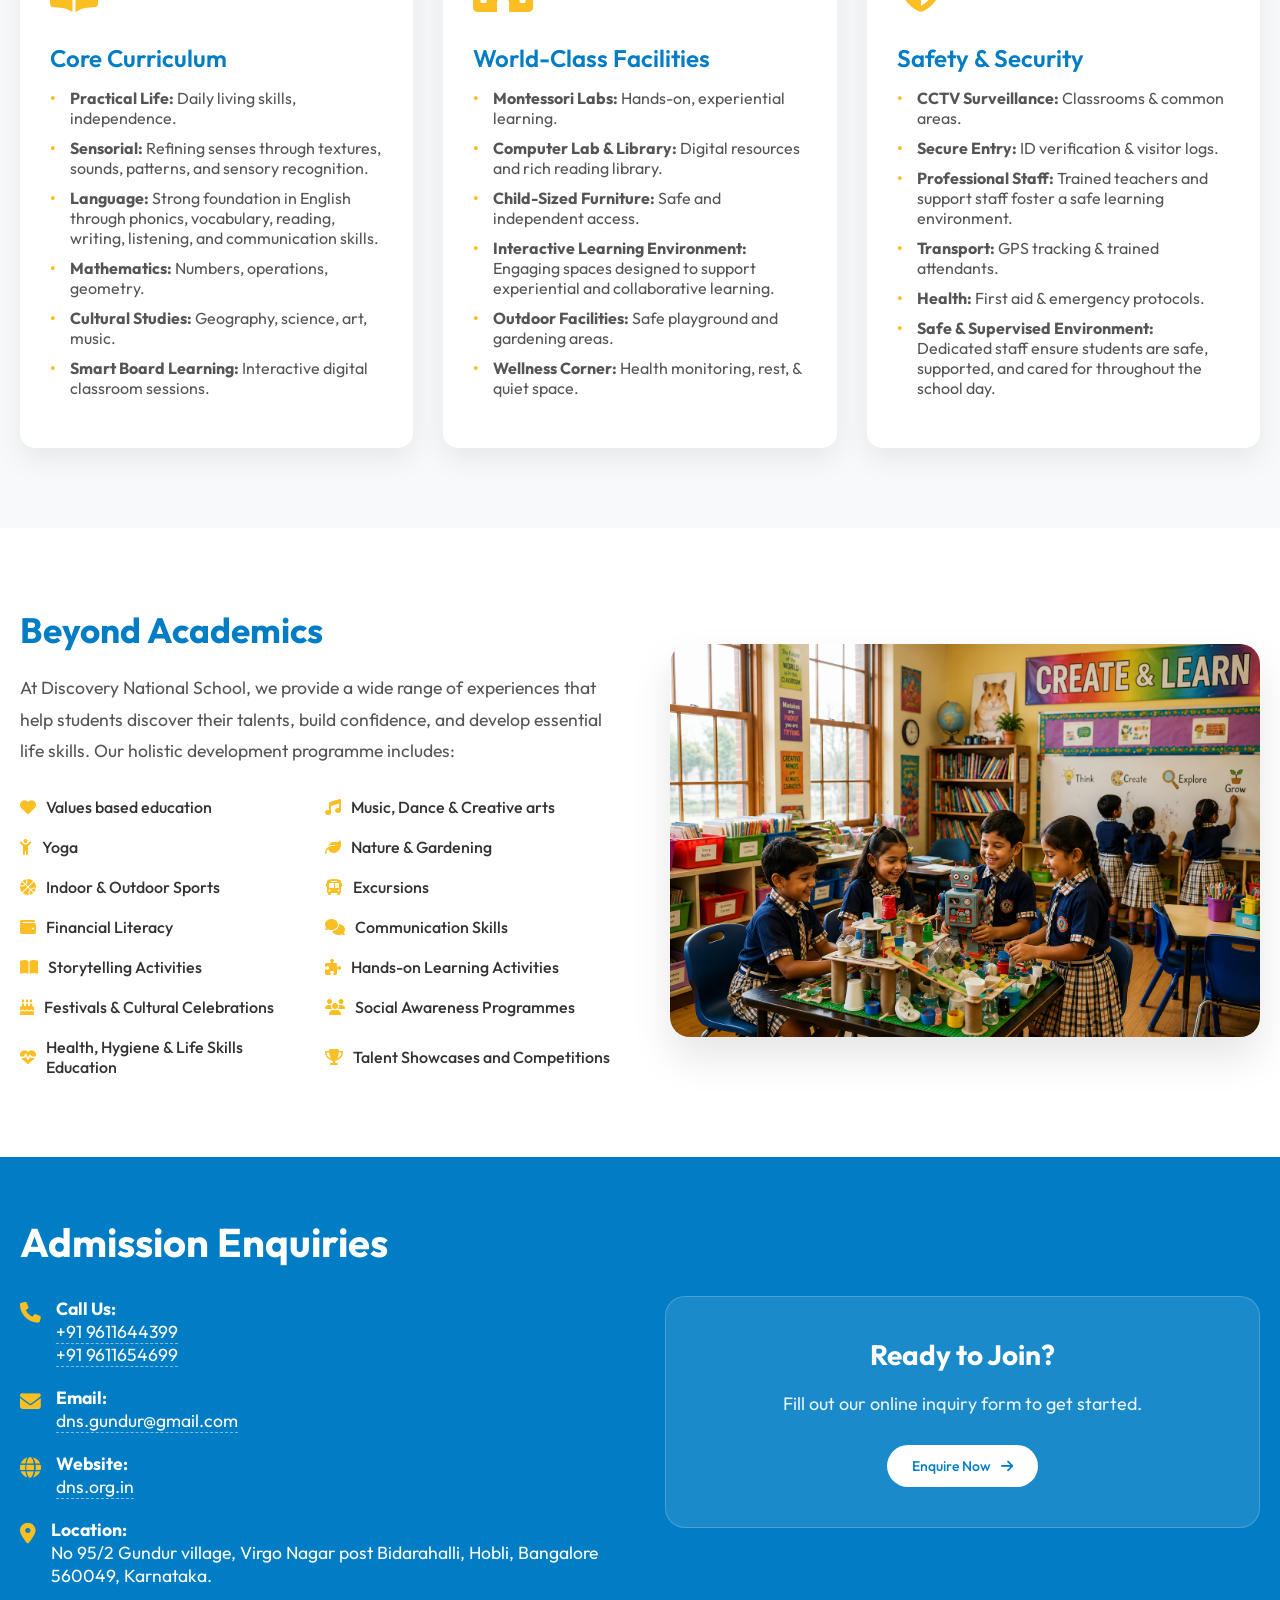
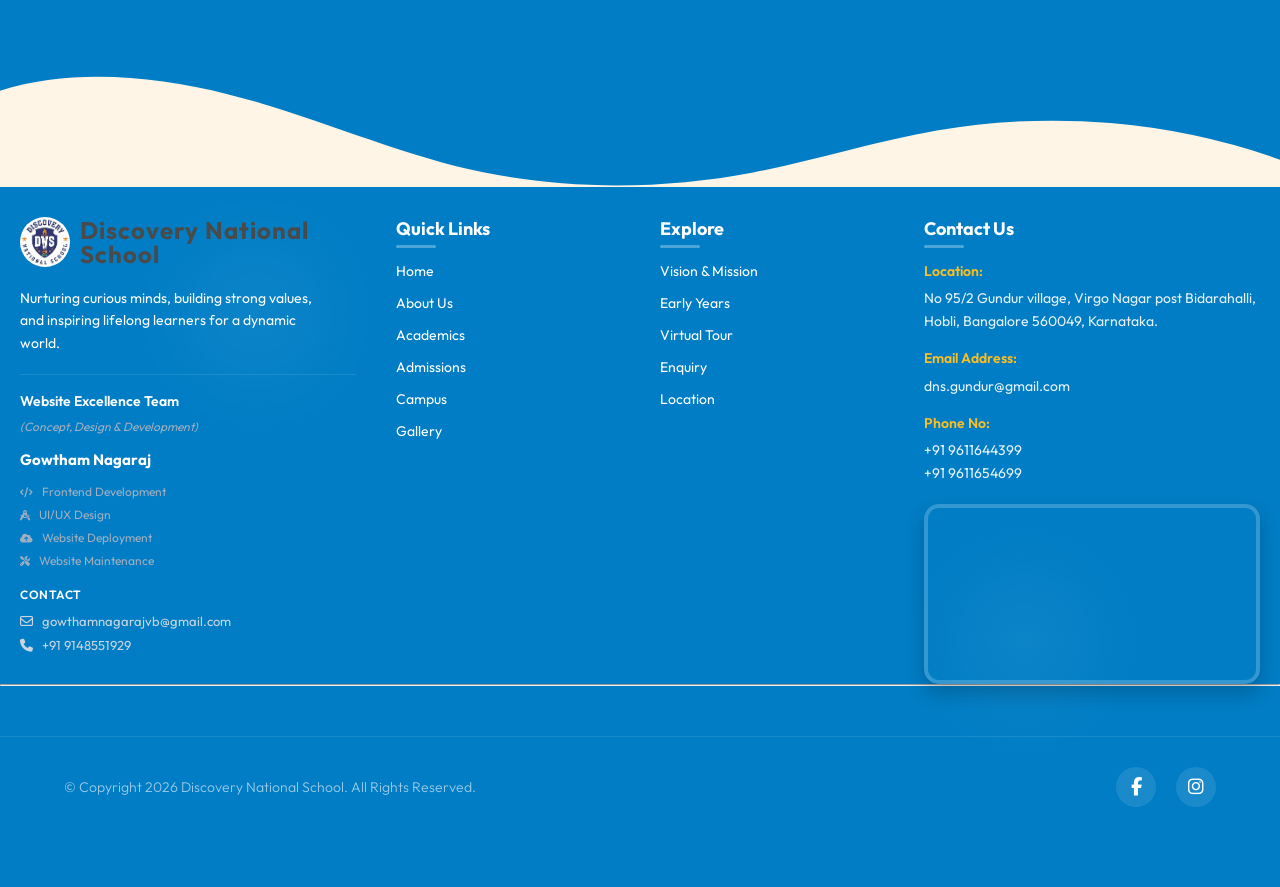
<file: academics.html>
<!DOCTYPE html>
<html lang="en">

<head>
    <meta charset="UTF-8">
    <meta name="viewport" content="width=device-width, initial-scale=1.0">
    <title>Academics - Discovery National School</title>
    <link rel="icon" href="images/school_logo.png" type="image/png">
    <link rel="stylesheet" href="style.css">
    <link rel="stylesheet" href="inner-pages.css">
    <link rel="preconnect" href="https://fonts.googleapis.com">
    <link rel="preconnect" href="https://fonts.gstatic.com" crossorigin>
    <link href="https://fonts.googleapis.com/css2?family=Outfit:wght@300;400;500;600;700&display=swap" rel="stylesheet">
    <!-- Font Awesome for Icons -->
    <link rel="stylesheet" href="https://cdnjs.cloudflare.com/ajax/libs/font-awesome/6.5.1/css/all.min.css">
</head>

<body>

    <!-- Header -->
    <header class="header">
        <div class="container header-container">
            <div class="logo">
                <a href="index.html" style="text-decoration: none; color: inherit;">
                    <div class="logo-img-placeholder">
                        <img src="images/school_logo.png" alt="Discovery National School Logo" style="height: 60px;">
                        <div class="logo-text">
                            <span class="brand-name">Discovery National School</span>
                        </div>
                    </div>
                </a>
            </div>
            <nav class="navbar">
                <div class="menu-toggle" id="mobile-menu-toggle">
                    <i class="fa-solid fa-bars"></i>
                </div>
                <ul class="nav-links">
                    <li><a href="index.html">Home</a></li>
                    <li><a href="academics.html" class="active">Academics</a></li>
                    <li><a href="admissions.html">Admission</a></li>
                    <li><a href="campus.html">Campus</a></li>
                </ul>
<!-- Social Icons -->
                <div class="header-social-icons">
                    <a href="https://www.facebook.com/discovery.school.2025/"><i
                            class="fa-brands fa-facebook-f"></i></a>
                    <a href="https://www.instagram.com/dns.gundur/"><i class="fa-brands fa-instagram"></i></a>
                </div>
                <a href="admissions.html#enquiry-form" class="btn-enquiry">Enquire Now <i
                        class="fa-solid fa-arrow-right"></i></a>
            </nav>
        </div>
    </header>

    <!-- Academics Hero -->
    <section class="page-hero">
        <div class="container page-hero-content">
            <div class="page-hero-text">
                <h1 class="page-title">Academic Excellence</h1>
                <p class="page-subtitle">At Discovery National School, learning goes beyond textbooks. Our engaging teaching methodologies, experiential learning opportunities, and personalized guidance empower students to think critically, achieve academic excellence, and grow into confident, compassionate, and responsible global citizens.</p>
            </div>
            <div class="page-hero-image">
                <img src="CampusImages/Academic1.png" alt="Academics at Discovery National School">
            </div>
        </div>
    </section>

    <!-- EuroSchool Style Content Sections -->

    <!-- Section 1: Academic Excellence (Blue Intro) -->
    <section class="euro-blue-section">
        <div class="container euro-blue-content">
            <h2 class="euro-section-title">Academic Excellence</h2>
            <p class="euro-section-desc">
                We are committed to nurturing curious minds and building strong academic foundations. Our student-centered approach encourages critical thinking, creativity, and a love for lifelong learning. Through experienced educators, engaging teaching practices, and individual attention, we help every child reach their full potential. We focus on conceptual understanding, skill development, and values-based education. Our goal is to develop confident, responsible, and future-ready learners.
            </p>
        </div>
    </section>

    <!-- Section 1.5: Philosophy -->
    <section class="euro-white-section" style="padding: 80px 0; text-align: center; background-color: #fff; border-bottom: 1px solid #edf2f7;">
        <div class="container" style="max-width: 800px; margin: 0 auto; padding: 0 20px;">
            <h2 class="euro-section-title" style="color: var(--primary-color); font-size: 2.5rem; font-weight: 700; margin-bottom: 20px;">Philosophy</h2>
            <p class="euro-section-desc" style="color: var(--text-main); font-size: 1.1rem; line-height: 1.8;">
                At Discovery National School, learning is a journey of discovery, growth, and purpose. We cultivate inquisitive minds, compassionate hearts, and confident individuals who are prepared to lead, contribute, and succeed in an ever-changing world.
            </p>
        </div>
    </section>

    <!-- Section 2: Core Highlights (Cards) -->
    <section class="euro-cards-section">
        <div class="container">
            <div class="euro-cards-grid">
                <!-- Card 1: Core Curriculum -->
                <div class="euro-card">
                    <div class="euro-card-icon"><i class="fa-solid fa-book-open-reader"></i></div>
                    <h3 class="euro-card-title">Core Curriculum</h3>
                    <ul class="euro-card-list">
                        <li><strong>Practical Life:</strong> Daily living skills, independence.</li>
                        <li><strong>Sensorial:</strong> Refining senses through textures, sounds, patterns, and sensory recognition.</li>
                        <li><strong>Language:</strong> Strong foundation in English through phonics, vocabulary, reading, writing, listening, and communication skills.</li>
                        <li><strong>Mathematics:</strong> Numbers, operations, geometry.</li>
                        <li><strong>Cultural Studies:</strong> Geography, science, art, music.</li>
                        <li><strong>Smart Board Learning:</strong> Interactive digital classroom sessions.</li>
                    </ul>
                </div>

                <!-- Card 2: Facilities -->
                <div class="euro-card">
                    <div class="euro-card-icon"><i class="fa-solid fa-school"></i></div>
                    <h3 class="euro-card-title">World-Class Facilities</h3>
                    <ul class="euro-card-list">
                        <li><strong>Montessori Labs:</strong> Hands-on, experiential learning.</li>
                        <li><strong>Computer Lab & Library:</strong> Digital resources and rich reading library.</li>
                        <li><strong>Child-Sized Furniture:</strong> Safe and independent access.</li>
                        <li><strong>Interactive Learning Environment:</strong> Engaging spaces designed to support experiential and collaborative learning.</li>
                        <li><strong>Outdoor Facilities:</strong> Safe playground and gardening areas.</li>
                        <li><strong>Wellness Corner:</strong> Health monitoring, rest, & quiet space.</li>
                    </ul>
                </div>

                <!-- Card 3: Safety & Security -->
                <div class="euro-card">
                    <div class="euro-card-icon"><i class="fa-solid fa-shield-halved"></i></div>
                    <h3 class="euro-card-title">Safety & Security</h3>
                    <ul class="euro-card-list">
                        <li><strong>CCTV Surveillance:</strong> Classrooms & common areas.</li>
                        <li><strong>Secure Entry:</strong> ID verification & visitor logs.</li>
                        <li><strong>Professional Staff:</strong> Trained teachers and support staff foster a safe learning environment.</li>
                        <li><strong>Transport:</strong> GPS tracking & trained attendants.</li>
                        <li><strong>Health:</strong> First aid & emergency protocols.</li>
                        <li><strong>Safe & Supervised Environment:</strong> Dedicated staff ensure students are safe, supported, and cared for throughout the school day.</li>
                    </ul>
                </div>
            </div>
        </div>
    </section>

    <!-- Section 3: Extracurricular Activities (Split Layout) -->
    <section class="euro-split-section">
        <div class="container euro-split-container">
            <div class="euro-split-text">
                <h2 class="euro-split-title">Beyond Academics</h2>
                <p class="euro-split-desc">
                    At Discovery National School, we provide a wide range of experiences that help students discover their talents, build confidence, and develop essential life skills. Our holistic development programme includes:
                </p>
                <div class="euro-activity-grid">
                    <div class="euro-activity-item"><i class="fa-solid fa-heart"></i> Values based education</div>
                    <div class="euro-activity-item"><i class="fa-solid fa-music"></i> Music, Dance & Creative arts</div>
                    <div class="euro-activity-item"><i class="fa-solid fa-child-reaching"></i> Yoga</div>
                    <div class="euro-activity-item"><i class="fa-solid fa-leaf"></i> Nature & Gardening</div>
                    <div class="euro-activity-item"><i class="fa-solid fa-basketball"></i> Indoor & Outdoor Sports</div>
                    <div class="euro-activity-item"><i class="fa-solid fa-bus"></i> Excursions</div>
                    <div class="euro-activity-item"><i class="fa-solid fa-wallet"></i> Financial Literacy</div>
                    <div class="euro-activity-item"><i class="fa-solid fa-comments"></i> Communication Skills</div>
                    <div class="euro-activity-item"><i class="fa-solid fa-book-open"></i> Storytelling Activities</div>
                    <div class="euro-activity-item"><i class="fa-solid fa-puzzle-piece"></i> Hands-on Learning Activities</div>
                    <div class="euro-activity-item"><i class="fa-solid fa-cake-candles"></i> Festivals & Cultural Celebrations</div>
                    <div class="euro-activity-item"><i class="fa-solid fa-users"></i> Social Awareness Programmes</div>
                    <div class="euro-activity-item"><i class="fa-solid fa-heart-pulse"></i> Health, Hygiene & Life Skills Education</div>
                    <div class="euro-activity-item"><i class="fa-solid fa-trophy"></i> Talent Showcases and Competitions</div>
                </div>
            </div>
            <div class="euro-split-image">
                <img src="CampusImages/Academics2.png" alt="Students engaged in activities">
            </div>
        </div>
    </section>

    <!-- Section 4: Admission Enquiries (Contact) -->
    <section class="euro-contact-section">
        <div class="container euro-contact-grid">
            <div class="euro-contact-info">
                <h2>Admission Enquiries</h2>
                <ul class="euro-contact-list">
                    <li class="euro-contact-item">
                        <i class="fa-solid fa-phone"></i>
                        <div>
                            <strong>Call Us:</strong><br>
                            <a href="tel:+919611644399">+91 9611644399</a> <br>
                            <a href="tel:+919611654699">+91 9611654699</a>
                        </div>
                    </li>
                    <li class="euro-contact-item">
                        <i class="fa-solid fa-envelope"></i>
                        <div>
                            <strong>Email:</strong><br>
                            <a href="mailto:dns.gundur@gmail.com">dns.gundur@gmail.com</a>
                        </div>
                    </li>
                    <li class="euro-contact-item">
                        <i class="fa-solid fa-globe"></i>
                        <div>
                            <strong>Website:</strong><br>
                            <a href="https://dns.org.in">dns.org.in</a>
                        </div>
                    </li>
                    <li class="euro-contact-item">
                        <i class="fa-solid fa-location-dot"></i>
                        <div>
                            <strong>Location:</strong><br>
                            No 95/2 Gundur village, Virgo Nagar post Bidarahalli, Hobli, Bangalore 560049, Karnataka.
                        </div>
                    </li>
                </ul>
            </div>
            <div class="euro-contact-map">
                <!-- Map is already in footer, maybe put a nice graphic or form button here? -->
                <!-- Using a button for now as per reference style often having a CTA -->
                <div class="euro-cta-box">
                    <h3>Ready to Join?</h3>
                    <p>Fill out our online inquiry form to get started.</p>
                    <a href="admissions.html#enquiry-form" class="btn-enquiry euro-cta-btn">Enquire Now <i
                            class="fa-solid fa-arrow-right"></i></a>
                </div>
            </div>
        </div>
    </section>

    <!-- Footer -->
    <footer class="footer">
        <div class="custom-shape-divider-top-footer">
            <svg data-name="Layer 1" xmlns="http://www.w3.org/2000/svg" viewBox="0 0 1200 120"
                preserveAspectRatio="none">
                <path
                    d="M321.39,56.44c58-10.79,114.16-30.13,172-41.86,82.39-16.72,168.19-17.73,250.45-.39C823.78,31,906.67,72,985.66,92.83c70.05,18.48,146.53,26.09,214.34,3V0H0V27.35A600.21,600.21,0,0,0,321.39,56.44Z"
                    class="shape-fill"></path>
            </svg>
        </div>

        <div class="container footer-content">
            <div class="footer-grid">
                <div class="footer-col">
                    <div class="footer-logo">
                        <img src="images/school_logo.png" alt="Discovery National School Logo"
                            style="height: 50px; width: 50px; border-radius: 50%;">
                        <div class="logo-text">
                            <span class="brand-name">Discovery National School</span>
                        </div>
                    </div>
                    <p class="footer-desc">
                        Nurturing curious minds, building strong values, and inspiring lifelong learners for a dynamic world.
                    </p>
                    <div style="margin-top: 20px; font-size: 13px; color: #cbd5e0; line-height: 1.6; border-top: 1px solid rgba(255,255,255,0.1); padding-top: 15px;">
                        <h4 style="color: #fff; font-size: 14px; margin-bottom: 4px; font-weight: 600;">Website Excellence Team</h4>
                        <p style="margin-bottom: 12px; color: #a0aec0; font-size: 12px; font-style: italic;">(Concept, Design & Development)</p>
                        
                        <p style="color: #fff; font-weight: 700; font-size: 15px; margin-bottom: 10px;">Gowtham Nagaraj</p>
                        
                        <ul style="list-style: none; padding: 0; margin: 0 0 15px 0; color: #a0aec0; font-size: 12px;">
                            <li style="margin-bottom: 4px;"><i class="fa-solid fa-code" style="margin-right: 6px; font-size: 10px;"></i> Frontend Development</li>
                            <li style="margin-bottom: 4px;"><i class="fa-solid fa-compass-drafting" style="margin-right: 6px; font-size: 10px;"></i> UI/UX Design</li>
                            <li style="margin-bottom: 4px;"><i class="fa-solid fa-cloud-arrow-up" style="margin-right: 6px; font-size: 10px;"></i> Website Deployment</li>
                            <li style="margin-bottom: 4px;"><i class="fa-solid fa-screwdriver-wrench" style="margin-right: 6px; font-size: 10px;"></i> Website Maintenance</li>
                        </ul>
                        
                        <h5 style="color: #fff; font-size: 12px; margin-bottom: 6px; font-weight: 600; text-transform: uppercase; letter-spacing: 0.5px;">Contact</h5>
                        <p style="margin-bottom: 4px;"><i class="fa-regular fa-envelope" style="margin-right: 6px;"></i> <a href="mailto:gowthamnagarajvb@gmail.com" style="color: #cbd5e0; text-decoration: none;">gowthamnagarajvb@gmail.com</a></p>
                        <p style="margin: 0;"><i class="fa-solid fa-phone" style="margin-right: 6px;"></i> <a href="tel:+919148551929" style="color: #cbd5e0; text-decoration: none;">+91 9148551929</a></p>
                    </div>
                </div>

                <div class="footer-col">
                    <h3 class="footer-heading">Quick Links</h3>
                    <ul class="footer-links">
                        <li><a href="index.html">Home</a></li>
                        <li><a href="index.html#about-us">About Us</a></li>
                        <li><a href="academics.html">Academics</a></li>
                        <li><a href="admissions.html">Admissions</a></li>
                        <li><a href="campus.html">Campus</a></li>
                        <li><a href="index.html#gallery">Gallery</a></li>
                    </ul>
                </div>

                <div class="footer-col">
                    <h3 class="footer-heading">Explore</h3>
                    <ul class="footer-links">
                        <li><a href="index.html#vision-mission">Vision & Mission</a></li>
                        <li><a href="index.html#early-years">Early Years</a></li>
                        <li><a href="campus.html#virtual-tour">Virtual Tour</a></li>
                        <li><a href="admissions.html#enquiry-form">Enquiry</a></li>
                        <li><a href="campus.html#location">Location</a></li>
                    </ul>
                </div>

                <div class="footer-col">
                    <h3 class="footer-heading">Contact Us</h3>
                    <div class="contact-info">
                        <p><strong>Location:</strong>
                            <a href="https://www.google.com/maps/search/?api=1&query=No+95%2F2+Gundur+village%2C+Virgo+Nagar+post+Bidarahalli%2C+Hobli%2C+Bangalore+560049%2C+Karnataka"
                                target="_blank" style="color: inherit; text-decoration: none;">
                                No 95/2 Gundur village, Virgo Nagar post Bidarahalli, Hobli, Bangalore 560049,
                                Karnataka.
                            </a>
                            <br>
                        </p>
                        <p><strong>Email Address:</strong>
                            <a href="mailto:dns.gundur@gmail.com">dns.gundur@gmail.com</a> <br>
                        </p>
                        <p><strong>Phone No:</strong>
                            <a href="tel:+919611644399">+91 9611644399</a> <br>
                            <a href="tel:+919611654699">+91 9611654699</a>
                        </p>
                    </div>
                    <div class="footer-map-widget">
                        <a href="https://maps.app.goo.gl/zVpzUBUXuVa1wTvf9" target="_blank"
                            class="map-clickable-overlay" aria-label="Open in Google Maps"></a>
                        <iframe
                            src="https://www.google.com/maps/embed?pb=!1m18!1m12!1m3!1d3887.388096372656!2d77.70996437507716!3d13.01091298730811!2m3!1f0!2f0!3f0!3m2!1i1024!2i768!4f13.1!3m3!1m2!1s0x3bae10500e9a0029%3A0x69603e336335750d!2sDiscovery%20National%20School!5e0!3m2!1sen!2sin!4v1709637452365!5m2!1sen!2sin"
                            allowfullscreen="" loading="lazy" referrerpolicy="no-referrer-when-downgrade"></iframe>
                    </div>
                </div>
            </div>
        </div>
        <hr class="footer-divider">
        <div class="footer-bar">
            <div class="footer-bar-left">
                <p class="footer-copy">© Copyright 2026 Discovery National School. All Rights Reserved.</p>
            </div>
            <div class="footer-bar-right">
                <a href="https://www.facebook.com/discovery.school.2025/" aria-label="Facebook"><i
                        class="fa-brands fa-facebook-f"></i></a>
                <a href="https://www.instagram.com/dns.gundur/" aria-label="Instagram"><i
                        class="fa-brands fa-instagram"></i></a>

            </div>
        </div>
    </footer>

    <!-- Floating WhatsApp Button -->
    <a href="https://wa.me/919611644399" class="whatsapp-float">
        <i class="fa-brands fa-whatsapp"></i>
    </a>

</body>

</html>
</file>
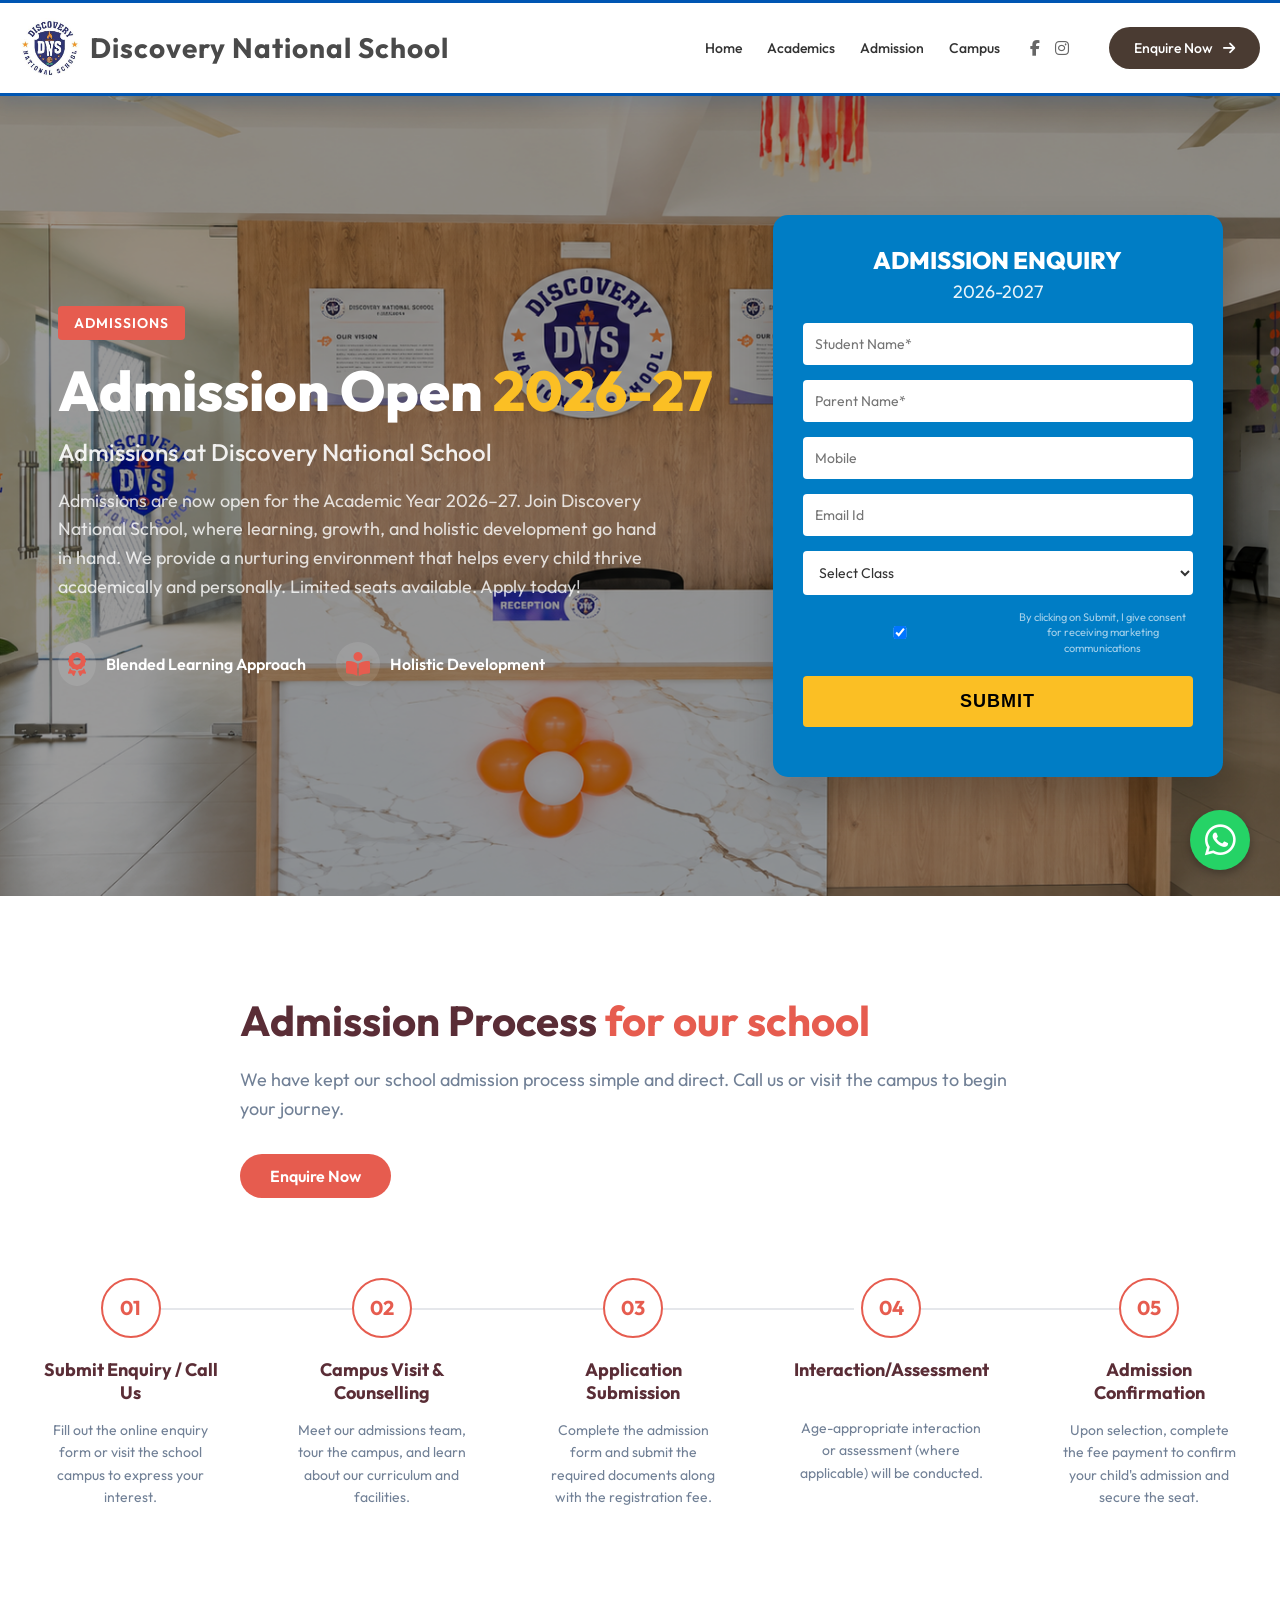
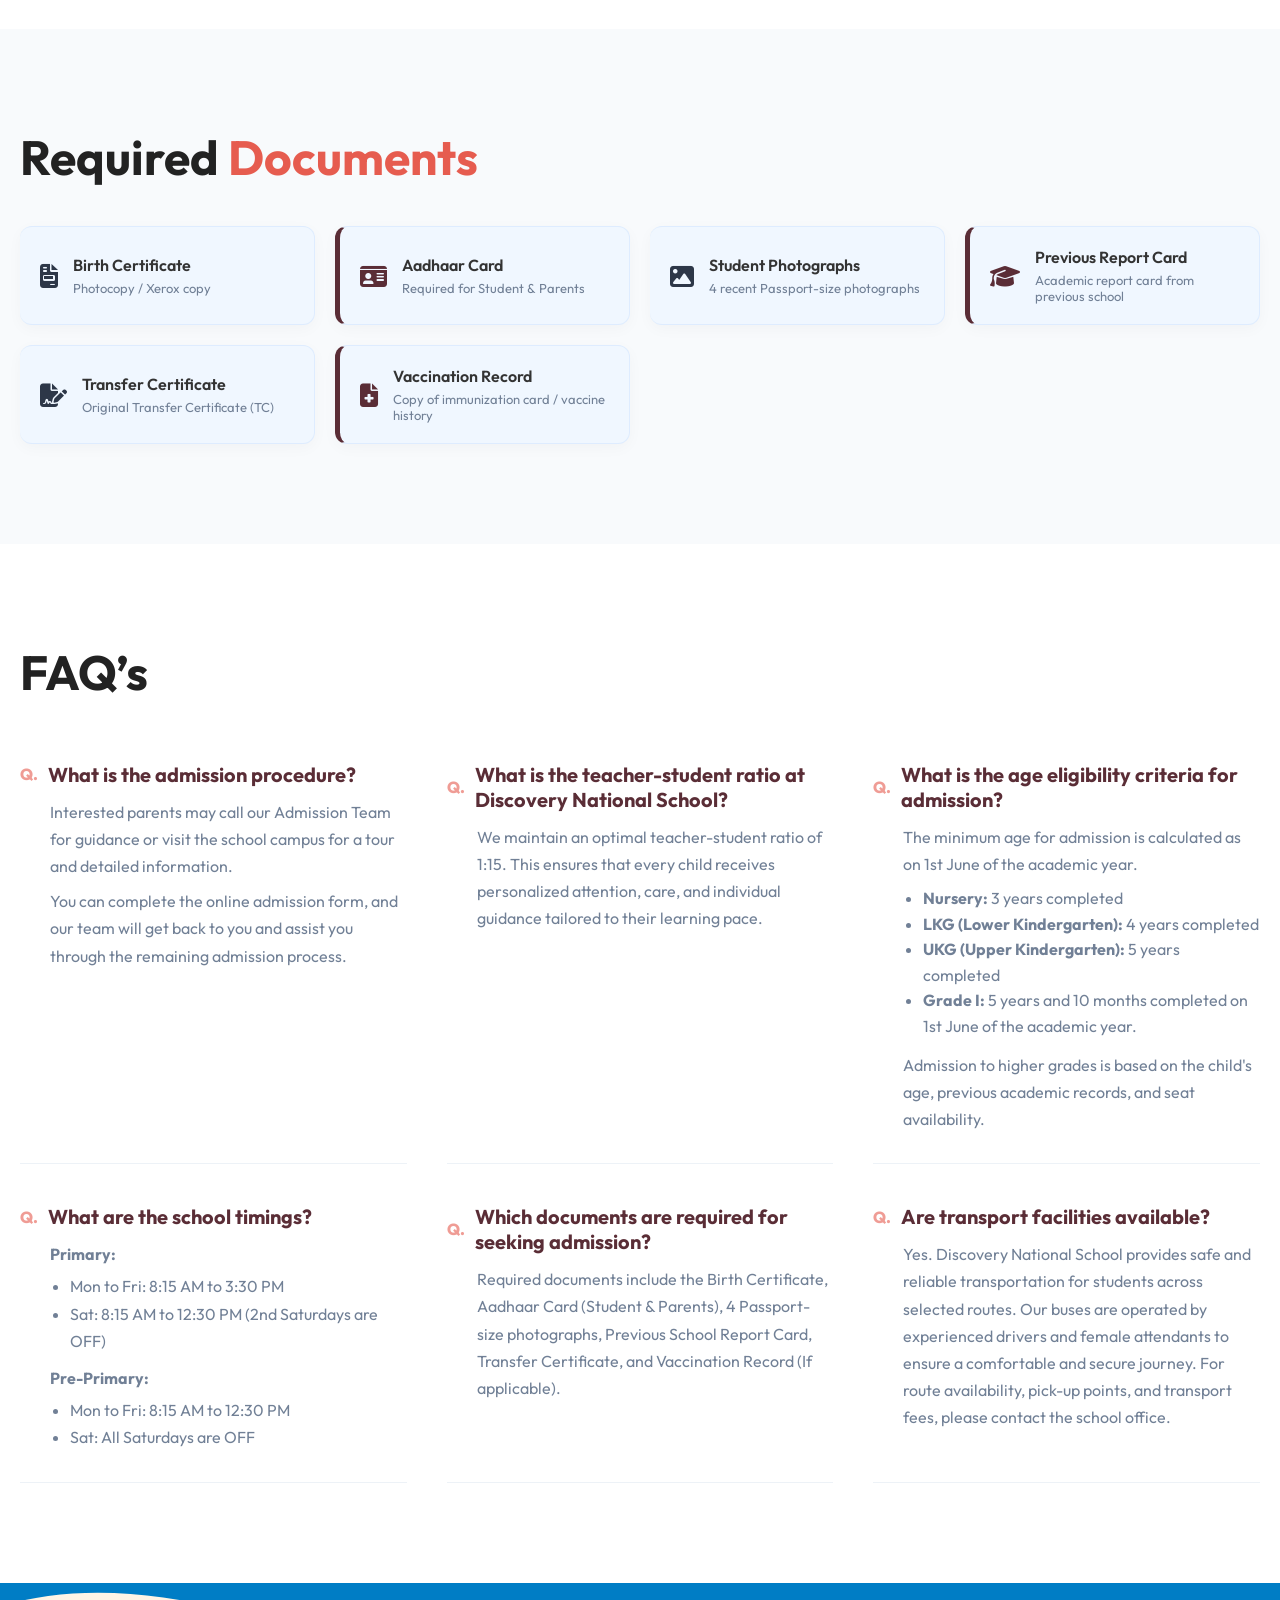
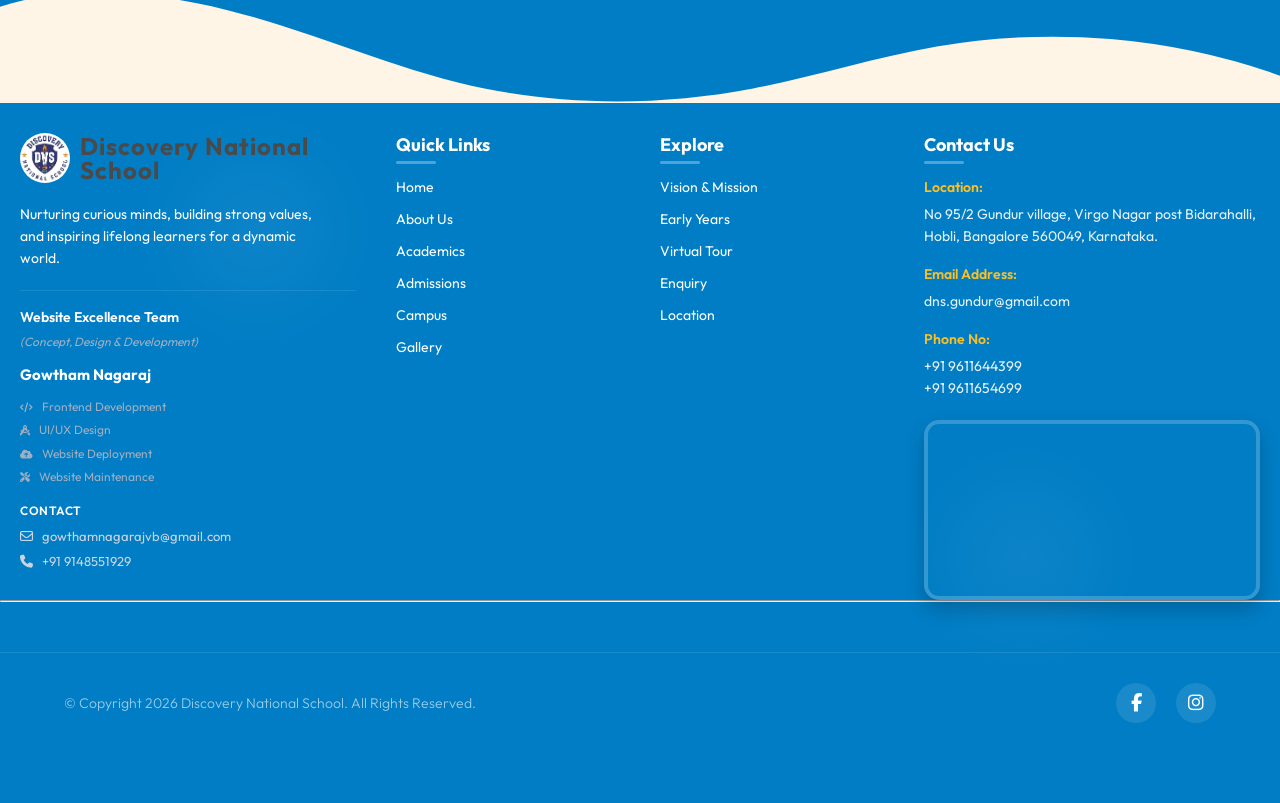
<file: admissions.html>
<!DOCTYPE html>
<html lang="en">

<head>
    <meta charset="UTF-8">
    <meta name="viewport" content="width=device-width, initial-scale=1.0">
    <title>Admissions - Discovery National School</title>
    <link rel="icon" href="images/school_logo.png" type="image/png">
    <link rel="stylesheet" href="style.css">
    <link rel="stylesheet" href="inner-pages.css">
    <link rel="preconnect" href="https://fonts.googleapis.com">
    <link rel="preconnect" href="https://fonts.gstatic.com" crossorigin>
    <link href="https://fonts.googleapis.com/css2?family=Outfit:wght@300;400;500;600;700&display=swap" rel="stylesheet">
    <!-- Font Awesome for Icons -->
    <link rel="stylesheet" href="https://cdnjs.cloudflare.com/ajax/libs/font-awesome/6.5.1/css/all.min.css">
</head>

<body>

    <!-- Header -->
    <header class="header">
        <div class="container header-container">
            <div class="logo">
                <a href="index.html" style="text-decoration: none; color: inherit;">
                    <div class="logo-img-placeholder">
                        <img src="images/school_logo.png" alt="Discovery National School Logo" style="height: 60px;">
                        <div class="logo-text">
                            <span class="brand-name">Discovery National School</span>
                        </div>
                    </div>
                </a>
            </div>
            <nav class="navbar">
                <div class="menu-toggle" id="mobile-menu-toggle">
                    <i class="fa-solid fa-bars"></i>
                </div>
                <ul class="nav-links">
                    <li><a href="index.html">Home</a></li>
                    <li><a href="academics.html">Academics</a></li>
                    <li><a href="admissions.html" class="active">Admission</a></li>
                    <li><a href="campus.html">Campus</a></li>
                </ul>
<!-- Social Icons -->
                <div class="header-social-icons">
                    <a href="https://www.facebook.com/discovery.school.2025/"><i
                            class="fa-brands fa-facebook-f"></i></a>
                    <a href="https://www.instagram.com/dns.gundur/"><i class="fa-brands fa-instagram"></i></a>
                </div>
                <a href="#enquiry-form" class="btn-enquiry">Enquire Now <i class="fa-solid fa-arrow-right"></i></a>
            </nav>
        </div>
    </header>

    <!-- Admissions Hero & Enquiry Form -->
    <section class="admissions-hero-section">
        <div class="container admissions-hero-container">
            <div class="admissions-hero-text">
                <span class="admission-tag">Admissions</span>
                <h1 class="hero-title">Admission Open <span class="highlight-year">2026-27</span></h1>
                <h2 class="hero-subtitle">Admissions at Discovery National School</h2>
                <p class="hero-desc">
                    Admissions are now open for the Academic Year 2026–27. Join Discovery National School, where learning, growth, and holistic development go hand in hand. We provide a nurturing environment that helps every child thrive academically and personally. Limited seats available. Apply today!
                </p>
                <div class="hero-badges">
                    <div class="badge-item">
                        <i class="fa-solid fa-award"></i>
                        <span>Blended Learning Approach</span>
                    </div>
                    <div class="badge-item">
                        <i class="fa-solid fa-book-open-reader"></i>
                        <span>Holistic Development</span>
                    </div>
                </div>
            </div>

            <div class="admissions-form-wrapper">
                <div class="enquiry-form-card" id="enquiry-form">
                    <h2 class="form-header">Admission Enquiry</h2>
                    <p class="form-sub-header">2026-2027</p>
                    <form class="enquiry-form">
                        <div class="form-group">
                            <input type="text" id="student-name" name="student_name" placeholder="Student Name*"
                                required>
                        </div>
                        <div class="form-group">
                            <input type="text" id="parent-name" name="parent_name" placeholder="Parent Name*" required>
                        </div>
                        <div class="form-group">
                            <input type="tel" id="mobile" name="mobile" placeholder="Mobile" required>
                        </div>
                        <div class="form-group">
                            <input type="email" id="email" name="email" placeholder="Email Id" required>
                        </div>
                        <div class="form-group">
                            <select id="class-select" name="class" required>
                                <option value="" disabled selected>Select Class</option>
                                <option value="Nursery">Nursery</option>
                                <option value="LKG">LKG</option>
                                <option value="UKG">UKG</option>
                                <option value="Grade 1">Grade 1</option>
                                <option value="Grade 2">Grade 2</option>
                                <option value="Grade 3">Grade 3</option>
                                <option value="Grade 4">Grade 4</option>
                                <option value="Grade 5">Grade 5</option>
                                <option value="Grade 6">Grade 6</option>
                                <option value="Grade 7">Grade 7</option>
                                <option value="Grade 8">Grade 8</option>
                            </select>
                        </div>

                        <div class="form-footer">
                            <label class="checkbox-container">
                                <input type="checkbox" checked>
                                <span class="checkmark"></span>
                                <span class="consent-text">By clicking on Submit, I give consent for receiving marketing
                                    communications</span>
                            </label>
                        </div>

                        <button type="submit" class="btn-enquire-submit">Submit</button>
                    </form>
                </div>
            </div>
        </div>
    </section>

    <!-- Admission Process Steps -->
    <section class="process-section">
        <div class="container">
            <div class="section-header text-center">
                <h2 class="section-title">Admission Process <span class="highlight-text">for our school</span></h2>
                <p class="section-desc">
                    We have kept our school admission process simple and direct. Call us or visit the campus to begin your journey.
                </p>
                <a href="#enquiry-form" class="btn-enroll">Enquire Now</a>
            </div>

            <div class="process-steps-grid">
                <!-- Step 1 -->
                <div class="process-step-card">
                    <div class="step-number">01</div>
                    <div class="step-content">
                        <h3 class="step-title">Submit Enquiry / Call Us</h3>
                        <p class="step-desc">
                            Fill out the online enquiry form or visit the school campus to express your interest.
                        </p>
                    </div>
                </div>

                <!-- Step 2 -->
                <div class="process-step-card">
                    <div class="step-number">02</div>
                    <div class="step-content">
                        <h3 class="step-title">Campus Visit & Counselling</h3>
                        <p class="step-desc">
                            Meet our admissions team, tour the campus, and learn about our curriculum and facilities.
                        </p>
                    </div>
                </div>

                <!-- Step-3 -->
                <div class="process-step-card">
                    <div class="step-number">03</div>
                    <div class="step-content">
                        <h3 class="step-title">Application Submission</h3>
                        <p class="step-desc">
                            Complete the admission form and submit the required documents along with the registration fee.
                        </p>
                    </div>
                </div>

                <!-- Step 4 -->
                <div class="process-step-card">
                    <div class="step-number">04</div>
                    <div class="step-content">
                        <h3 class="step-title">Interaction/Assessment</h3>
                        <p class="step-desc">
                            Age-appropriate interaction or assessment (where applicable) will be conducted.
                        </p>
                    </div>
                </div>

                <!-- Step 5 -->
                <div class="process-step-card">
                    <div class="step-number">05</div>
                    <div class="step-content">
                        <h3 class="step-title">Admission Confirmation</h3>
                        <p class="step-desc">
                            Upon selection, complete the fee payment to confirm your child's admission and secure the seat.
                        </p>
                    </div>
                </div>
            </div>
        </div>
    </section>

    <!-- Document Details Section -->
    <section class="documents-section">
        <div class="container">
            <h2 class="section-title text-center mb-5">Required <span class="highlight-text">Documents</span></h2>

            <div class="documents-list-grid" style="display: grid; grid-template-columns: repeat(auto-fit, minmax(280px, 1fr)); gap: 20px; margin-top: 40px;">
                <div class="doc-item-card" style="background: #f0f7ff; border: 1px solid rgba(13, 110, 253, 0.08); padding: 20px; border-radius: 12px; box-shadow: 0 4px 15px rgba(0,0,0,0.03); display: flex; align-items: center; gap: 15px; border-left: 5px solid var(--accent-orange);">
                    <div style="font-size: 24px; color: var(--accent-orange);"><i class="fa-solid fa-file-invoice"></i></div>
                    <div>
                        <h4 style="margin: 0; font-size: 16px; color: var(--text-dark); font-weight: 600;">Birth Certificate</h4>
                        <p style="margin: 5px 0 0 0; font-size: 13px; color: var(--text-muted);">Photocopy / Xerox copy</p>
                    </div>
                </div>
                <div class="doc-item-card" style="background: #f0f7ff; border: 1px solid rgba(13, 110, 253, 0.08); padding: 20px; border-radius: 12px; box-shadow: 0 4px 15px rgba(0,0,0,0.03); display: flex; align-items: center; gap: 15px; border-left: 5px solid var(--primary-color);">
                    <div style="font-size: 24px; color: var(--primary-color);"><i class="fa-solid fa-id-card"></i></div>
                    <div>
                        <h4 style="margin: 0; font-size: 16px; color: var(--text-dark); font-weight: 600;">Aadhaar Card</h4>
                        <p style="margin: 5px 0 0 0; font-size: 13px; color: var(--text-muted);">Required for Student & Parents</p>
                    </div>
                </div>
                <div class="doc-item-card" style="background: #f0f7ff; border: 1px solid rgba(13, 110, 253, 0.08); padding: 20px; border-radius: 12px; box-shadow: 0 4px 15px rgba(0,0,0,0.03); display: flex; align-items: center; gap: 15px; border-left: 5px solid var(--accent-orange);">
                    <div style="font-size: 24px; color: var(--accent-orange);"><i class="fa-solid fa-image"></i></div>
                    <div>
                        <h4 style="margin: 0; font-size: 16px; color: var(--text-dark); font-weight: 600;">Student Photographs</h4>
                        <p style="margin: 5px 0 0 0; font-size: 13px; color: var(--text-muted);">4 recent Passport-size photographs</p>
                    </div>
                </div>
                <div class="doc-item-card" style="background: #f0f7ff; border: 1px solid rgba(13, 110, 253, 0.08); padding: 20px; border-radius: 12px; box-shadow: 0 4px 15px rgba(0,0,0,0.03); display: flex; align-items: center; gap: 15px; border-left: 5px solid var(--primary-color);">
                    <div style="font-size: 24px; color: var(--primary-color);"><i class="fa-solid fa-graduation-cap"></i></div>
                    <div>
                        <h4 style="margin: 0; font-size: 16px; color: var(--text-dark); font-weight: 600;">Previous Report Card</h4>
                        <p style="margin: 5px 0 0 0; font-size: 13px; color: var(--text-muted);">Academic report card from previous school</p>
                    </div>
                </div>
                <div class="doc-item-card" style="background: #f0f7ff; border: 1px solid rgba(13, 110, 253, 0.08); padding: 20px; border-radius: 12px; box-shadow: 0 4px 15px rgba(0,0,0,0.03); display: flex; align-items: center; gap: 15px; border-left: 5px solid var(--accent-orange);">
                    <div style="font-size: 24px; color: var(--accent-orange);"><i class="fa-solid fa-file-signature"></i></div>
                    <div>
                        <h4 style="margin: 0; font-size: 16px; color: var(--text-dark); font-weight: 600;">Transfer Certificate</h4>
                        <p style="margin: 5px 0 0 0; font-size: 13px; color: var(--text-muted);">Original Transfer Certificate (TC)</p>
                    </div>
                </div>
                <div class="doc-item-card" style="background: #f0f7ff; border: 1px solid rgba(13, 110, 253, 0.08); padding: 20px; border-radius: 12px; box-shadow: 0 4px 15px rgba(0,0,0,0.03); display: flex; align-items: center; gap: 15px; border-left: 5px solid var(--primary-color);">
                    <div style="font-size: 24px; color: var(--primary-color);"><i class="fa-solid fa-file-medical"></i></div>
                    <div>
                        <h4 style="margin: 0; font-size: 16px; color: var(--text-dark); font-weight: 600;">Vaccination Record</h4>
                        <p style="margin: 5px 0 0 0; font-size: 13px; color: var(--text-muted);">Copy of immunization card / vaccine history</p>
                    </div>
                </div>
            </div>
        </div>
    </section>

    <!-- FAQ Section -->
    <section class="faq-section">
        <div class="container">
            <h2 class="section-title text-center">FAQ’s</h2>
            <div class="faq-grid">
                <div class="faq-item">
                    <h3 class="faq-question">What is the admission procedure?</h3>
                    <div class="faq-answer">
                        <p style="margin-bottom: 8px;">Interested parents may call our Admission Team for guidance or visit the school campus for a tour and detailed information.</p>
                        <p>You can complete the online admission form, and our team will get back to you and assist you through the remaining admission process.</p>
                    </div>
                </div>
                <div class="faq-item">
                    <h3 class="faq-question">What is the teacher-student ratio at Discovery National School?</h3>
                    <p class="faq-answer">We maintain an optimal teacher-student ratio of 1:15. This ensures that every child receives personalized attention, care, and individual guidance tailored to their learning pace.</p>
                </div>
                <div class="faq-item">
                    <h3 class="faq-question">What is the age eligibility criteria for admission?</h3>
                    <div class="faq-answer">
                        <p style="margin-bottom: 8px;">The minimum age for admission is calculated as on 1st June of the academic year.</p>
                        <ul style="margin-left: 20px; margin-bottom: 12px; list-style-type: disc; line-height: 1.6;">
                            <li><strong>Nursery:</strong> 3 years completed</li>
                            <li><strong>LKG (Lower Kindergarten):</strong> 4 years completed</li>
                            <li><strong>UKG (Upper Kindergarten):</strong> 5 years completed</li>
                            <li><strong>Grade I:</strong> 5 years and 10 months completed on 1st June of the academic year.</li>
                        </ul>
                        <p style="margin-top: 8px;">Admission to higher grades is based on the child's age, previous academic records, and seat availability.</p>
                    </div>
                </div>
                <div class="faq-item">
                    <h3 class="faq-question">What are the school timings?</h3>
                    <div class="faq-answer">
                        <p style="margin-bottom: 5px;"><strong>Primary:</strong></p>
                        <ul style="margin-left: 20px; margin-bottom: 10px; list-style-type: disc;">
                            <li>Mon to Fri: 8:15 AM to 3:30 PM</li>
                            <li>Sat: 8:15 AM to 12:30 PM (2nd Saturdays are OFF)</li>
                        </ul>
                        <p style="margin-bottom: 5px;"><strong>Pre-Primary:</strong></p>
                        <ul style="margin-left: 20px; list-style-type: disc;">
                            <li>Mon to Fri: 8:15 AM to 12:30 PM</li>
                            <li>Sat: All Saturdays are OFF</li>
                        </ul>
                    </div>
                </div>
                <div class="faq-item">
                    <h3 class="faq-question">Which documents are required for seeking admission?</h3>
                    <p class="faq-answer">Required documents include the Birth Certificate, Aadhaar Card (Student & Parents), 4 Passport-size photographs, Previous School Report Card, Transfer Certificate, and Vaccination Record (If applicable).</p>
                </div>
                <div class="faq-item">
                    <h3 class="faq-question">Are transport facilities available?</h3>
                    <p class="faq-answer">Yes. Discovery National School provides safe and reliable transportation for students across selected routes. Our buses are operated by experienced drivers and female attendants to ensure a comfortable and secure journey. For route availability, pick-up points, and transport fees, please contact the school office.</p>
                </div>
            </div>
        </div>
    </section>

    <!-- Footer -->
    <footer class="footer">
        <div class="custom-shape-divider-top-footer">
            <svg data-name="Layer 1" xmlns="http://www.w3.org/2000/svg" viewBox="0 0 1200 120"
                preserveAspectRatio="none">
                <path
                    d="M321.39,56.44c58-10.79,114.16-30.13,172-41.86,82.39-16.72,168.19-17.73,250.45-.39C823.78,31,906.67,72,985.66,92.83c70.05,18.48,146.53,26.09,214.34,3V0H0V27.35A600.21,600.21,0,0,0,321.39,56.44Z"
                    class="shape-fill"></path>
            </svg>
        </div>

        <div class="container footer-content">
            <div class="footer-grid">
                <div class="footer-col">
                    <div class="footer-logo">
                        <img src="images/school_logo.png" alt="Discovery National School Logo"
                            style="height: 50px; width: 50px; border-radius: 50%;">
                        <div class="logo-text">
                            <span class="brand-name">Discovery National School</span>
                        </div>
                    </div>
                    <p class="footer-desc">
                        Nurturing curious minds, building strong values, and inspiring lifelong learners for a dynamic world.
                    </p>
                    <div style="margin-top: 20px; font-size: 13px; color: #cbd5e0; line-height: 1.6; border-top: 1px solid rgba(255,255,255,0.1); padding-top: 15px;">
                        <h4 style="color: #fff; font-size: 14px; margin-bottom: 4px; font-weight: 600;">Website Excellence Team</h4>
                        <p style="margin-bottom: 12px; color: #a0aec0; font-size: 12px; font-style: italic;">(Concept, Design & Development)</p>
                        
                        <p style="color: #fff; font-weight: 700; font-size: 15px; margin-bottom: 10px;">Gowtham Nagaraj</p>
                        
                        <ul style="list-style: none; padding: 0; margin: 0 0 15px 0; color: #a0aec0; font-size: 12px;">
                            <li style="margin-bottom: 4px;"><i class="fa-solid fa-code" style="margin-right: 6px; font-size: 10px;"></i> Frontend Development</li>
                            <li style="margin-bottom: 4px;"><i class="fa-solid fa-compass-drafting" style="margin-right: 6px; font-size: 10px;"></i> UI/UX Design</li>
                            <li style="margin-bottom: 4px;"><i class="fa-solid fa-cloud-arrow-up" style="margin-right: 6px; font-size: 10px;"></i> Website Deployment</li>
                            <li style="margin-bottom: 4px;"><i class="fa-solid fa-screwdriver-wrench" style="margin-right: 6px; font-size: 10px;"></i> Website Maintenance</li>
                        </ul>
                        
                        <h5 style="color: #fff; font-size: 12px; margin-bottom: 6px; font-weight: 600; text-transform: uppercase; letter-spacing: 0.5px;">Contact</h5>
                        <p style="margin-bottom: 4px;"><i class="fa-regular fa-envelope" style="margin-right: 6px;"></i> <a href="mailto:gowthamnagarajvb@gmail.com" style="color: #cbd5e0; text-decoration: none;">gowthamnagarajvb@gmail.com</a></p>
                        <p style="margin: 0;"><i class="fa-solid fa-phone" style="margin-right: 6px;"></i> <a href="tel:+919148551929" style="color: #cbd5e0; text-decoration: none;">+91 9148551929</a></p>
                    </div>
                </div>

                <div class="footer-col">
                    <h3 class="footer-heading">Quick Links</h3>
                    <ul class="footer-links">
                        <li><a href="index.html">Home</a></li>
                        <li><a href="index.html#about-us">About Us</a></li>
                        <li><a href="academics.html">Academics</a></li>
                        <li><a href="admissions.html">Admissions</a></li>
                        <li><a href="campus.html">Campus</a></li>
                        <li><a href="index.html#gallery">Gallery</a></li>
                    </ul>
                </div>

                <div class="footer-col">
                    <h3 class="footer-heading">Explore</h3>
                    <ul class="footer-links">
                        <li><a href="index.html#vision-mission">Vision & Mission</a></li>
                        <li><a href="index.html#early-years">Early Years</a></li>
                        <li><a href="campus.html#virtual-tour">Virtual Tour</a></li>
                        <li><a href="admissions.html#enquiry-form">Enquiry</a></li>
                        <li><a href="campus.html#location">Location</a></li>
                    </ul>
                </div>

                <div class="footer-col">
                    <h3 class="footer-heading">Contact Us</h3>
                    <div class="contact-info">
                        <p><strong>Location:</strong>
                            <a href="https://www.google.com/maps/search/?api=1&query=No+95%2F2+Gundur+village%2C+Virgo+Nagar+post+Bidarahalli%2C+Hobli%2C+Bangalore+560049%2C+Karnataka"
                                target="_blank" style="color: inherit; text-decoration: none;">
                                No 95/2 Gundur village, Virgo Nagar post Bidarahalli, Hobli, Bangalore 560049,
                                Karnataka.
                            </a>
                            <br>
                        </p>
                        <p><strong>Email Address:</strong>
                            <a href="mailto:dns.gundur@gmail.com">dns.gundur@gmail.com</a> <br>
                        </p>
                        <p><strong>Phone No:</strong>
                            <a href="tel:+919611644399">+91 9611644399</a> <br>
                            <a href="tel:+919611654699">+91 9611654699</a>
                        </p>
                    </div>
                    <div class="footer-map-widget">
                        <a href="https://maps.app.goo.gl/zVpzUBUXuVa1wTvf9" target="_blank"
                            class="map-clickable-overlay" aria-label="Open in Google Maps"></a>
                        <iframe
                            src="https://www.google.com/maps/embed?pb=!1m18!1m12!1m3!1d3887.388096372656!2d77.70996437507716!3d13.01091298730811!2m3!1f0!2f0!3f0!3m2!1i1024!2i768!4f13.1!3m3!1m2!1s0x3bae10500e9a0029%3A0x69603e336335750d!2sDiscovery%20National%20School!5e0!3m2!1sen!2sin!4v1709637452365!5m2!1sen!2sin"
                            allowfullscreen="" loading="lazy" referrerpolicy="no-referrer-when-downgrade"></iframe>
                    </div>
                </div>
            </div>
        </div>
        <hr class="footer-divider">
        <div class="footer-bar">
            <div class="footer-bar-left">
                <p class="footer-copy">© Copyright 2026 Discovery National School. All Rights Reserved.</p>
            </div>
            <div class="footer-bar-right">
                <a href="https://www.facebook.com/discovery.school.2025/" aria-label="Facebook"><i
                        class="fa-brands fa-facebook-f"></i></a>
                <a href="https://www.instagram.com/dns.gundur/" aria-label="Instagram"><i
                        class="fa-brands fa-instagram"></i></a>

            </div>
        </div>
    </footer>

    <!-- Floating WhatsApp Button -->
    <a href="https://wa.me/919611644399" class="whatsapp-float">
        <i class="fa-brands fa-whatsapp"></i>
    </a>

    <script src="script.js"></script>
</body>

</html>
</file>
<file: style.css>
/* Global Styles */
:root {
    --primary-color: #0056b3;
    /* Deep Blue */
    --secondary-color: #fbbf24;
    /* Warm Amber */
    --accent-color: #e65c4f;
    /* Original Orange Accent - kept for legacy if needed */
    --text-dark: #333;
    --text-light: #fff;
    --bg-light: #f5f5f5;
    /* Smoky White */
    --font-family: 'Outfit', sans-serif;
    --overlay-color: rgba(0, 86, 179, 0.85);
    /* Semi-transparent primary blue */
}

* {
    margin: 0;
    padding: 0;
    box-sizing: border-box;
}

body {
    font-family: var(--font-family);
    color: var(--text-dark);
    overflow-x: hidden;
}

.container {
    max-width: 1400px;
    margin: 0 auto;
    padding: 0 20px;
}

a {
    text-decoration: none;
    color: inherit;
}

ul {
    list-style: none;
}

/* Header */
.header {
    background-color: #fff;
    padding: 15px 0;
    position: sticky;
    top: 0;
    z-index: 1000;
    border-top: 3px solid #0056b3;
    border-bottom: 3px solid #0056b3;
    box-shadow: 0 6px 15px rgba(0, 86, 179, 0.15);
}

.header-container {
    display: flex;
    justify-content: space-between;
    align-items: center;
}

.logo-img-placeholder {
    display: flex;
    align-items: center;
    gap: 10px;
}

.logo-icon {
    font-size: 40px;
    color: var(--secondary-color);
}

.logo-text {
    display: flex;
    flex-direction: column;
}

.brand-name {
    font-size: 28px;
    font-weight: 700;
    line-height: 1;
    letter-spacing: 1px;
    color: #4a4a4a;
}

.brand-sub {
    font-size: 10px;
    font-weight: 600;
    letter-spacing: 2px;
    color: #4a4a4a;
}

.brand-tag {
    font-size: 8px;
    color: var(--secondary-color);
    letter-spacing: 1px;
}

.navbar {
    display: flex;
    align-items: center;
    gap: 30px;
}

.nav-links {
    display: flex;
    gap: 25px;
}

.nav-links li a {
    font-size: 14px;
    font-weight: 500;
    color: #333;
    display: flex;
    align-items: center;
    gap: 5px;
}

.nav-links li a i {
    font-size: 10px;
    color: #666;
}

.header-social-icons {
    display: flex;
    gap: 15px;
    align-items: center;
    margin-right: 10px;
}

.header-social-icons a {
    color: #666;
    font-size: 16px;
    transition: color 0.3s;
}

.nav-links li a:hover {
    color: #0056b3;
}

.header-social-icons a:hover {
    color: #0056b3;
}

.btn-enquiry {
    background-color: #4a3b32;
    /* Dark brown */
    color: #fff;
    padding: 12px 25px;
    border-radius: 30px;
    font-size: 14px;
    font-weight: 500;
    display: flex;
    align-items: center;
    gap: 10px;
    transition: background-color 0.3s;
}

.btn-enquiry:hover {
    background-color: #0056b3;
}

/* Hero Section */
.hero {
    position: relative;
    height: 75vh;
    /* Background moved to ::after for zoom effect */
    display: flex;
    align-items: center;
    overflow: hidden;
}

/* Hero Background Image Fallback */
.hero::after {
    content: '';
    position: absolute;
    top: 0;
    left: 0;
    width: 100%;
    height: 100%;
    background-color: #f3f4f6; /* Fallback color */
    z-index: -1;
}

/* Hero Slider Backgrounds */
.hero-slider {
    position: absolute;
    top: 0;
    left: 0;
    width: 100%; /* Fallback before JS runs */
    height: 100%;
    display: flex;
    transition: transform 1.2s cubic-bezier(0.4, 0, 0.2, 1);
    z-index: 0;
    will-change: transform;
}

.hero-slide {
    width: 100%; /* Fallback before JS runs */
    height: 100%;
    background-size: cover;
    background-position: center;
    background-repeat: no-repeat;
    flex-shrink: 0;
}

@keyframes heroZoom {
    0% {
        transform: scale(1);
    }

    100% {
        transform: scale(1.1);
    }
}

.hero-content-overlay {
    position: relative;
    z-index: 2;
    width: 100%;
    height: 100%;
    display: flex;
    align-items: center;
    justify-content: flex-end; /* Align welcome content to the right */
}

/* Right Overlay Shape */
.hero::before {
    content: '';
    position: absolute;
    top: 50%;
    /* Center vertically */
    right: 0; /* Align overlay to the right */
    width: 30%;
    /* Reduced width as requested (25-30%) */
    height: 120%;
    /* Taller than container to ensure coverage */
    background: rgba(255, 255, 255, 0.6);
    /* More transparent whitish */
    backdrop-filter: blur(5px);
    /* Optional: adds a nice glass effect */
    border-radius: 50% 0 0 50%; /* Curve on the left, flat on the right */
    z-index: 1;
    transform: translateY(-50%);
    /* Center vertically */
}

.hero-left-overlay {
    position: relative;
    z-index: 2;
    max-width: 350px;
    /* Reduced max-width to fit in 30% overlay */
    padding-left: 45px; /* Shift text slightly right to center it inside the right semi-circle overlay */
    color: #333;
    /* Dark text for contrast */
}

.tag-pill {
    background-color: var(--primary-color);
    /* Dark bg for pill */
    color: #fff;
    /* White text */
    padding: 8px 20px;
    border-radius: 20px;
    font-size: 14px;
    font-weight: 600;
    display: inline-block;
    margin-bottom: 25px;
    box-shadow: 0 4px 6px rgba(0, 0, 0, 0.1);
}

.hero-welcome-small {
    font-size: 24px;
    font-weight: 700;
    letter-spacing: 3px;
    margin-bottom: 10px;
    text-transform: uppercase;
    font-family: 'Outfit', sans-serif;
    color: var(--primary-color); /* Change to school primary blue */
}

.hero-main-heading {
    font-size: 64px;
    font-weight: 800;
    line-height: 1.1;
    margin-bottom: 20px;
    font-family: 'Outfit', sans-serif;
    color: #4a4a4a;
    /* Match logo brand name color */
}

.hero-sub-text {
    font-size: 18px;
    font-weight: 500;
    margin-bottom: 40px;
    line-height: 1.6;
    opacity: 1;
    max-width: 90%;
    color: #444;
}

.btn-enquiry-hero {
    background-color: var(--primary-color);
    /* Dark button */
    color: #fff;
    padding: 15px 40px;
    border-radius: 30px;
    font-size: 16px;
    font-weight: 700;
    display: inline-flex;
    align-items: center;
    gap: 10px;
    transition: all 0.3s ease;
    text-transform: capitalize;
}

.btn-enquiry-hero:hover {
    transform: translateY(-3px);
    box-shadow: 0 10px 20px rgba(0, 0, 0, 0.2);
    background-color: var(--secondary-color);
    color: #fff;
}

/* Responsive Adjustments */
@media (max-width: 1024px) {
    .hero::before {
        width: 70%;
    }

    .hero-main-heading {
        font-size: 48px;
    }
}

@media (max-width: 768px) {
    .hero {
        height: 60vw !important; /* Maintain landscape aspect ratio on mobile */
    }

    .hero::before {
        width: 100% !important;
        height: 100% !important;
        top: 0 !important;
        left: 0 !important;
        right: 0 !important;
        transform: none !important;
        border-radius: 0 !important;
        background: rgba(0, 0, 0, 0.35) !important; /* Soft overlay to keep image clear and natural */
        backdrop-filter: none !important;
    }

    /* Keep backgrounds centered and naturally scaled */
    .hero-slider .hero-slide {
        background-position: center center !important;
        background-size: cover !important;
    }

    /* Remove specific left offset shifts to maintain full-image centering */
    .hero-slider .slide-h4 {
        background-position: center center !important;
    }

    .hero-content-overlay {
        justify-content: center !important;
        align-items: center !important; /* Center overlay text vertically and horizontally */
        padding-bottom: 0 !important;
        text-align: center !important;
    }

    .hero-left-overlay {
        padding: 0 15px !important;
        align-items: center !important;
        display: flex !important;
        flex-direction: column !important;
        max-width: 100% !important;
        margin: 0 !important;
    }

    .hero-welcome-small {
        font-size: 11px !important;
        color: var(--secondary-color) !important;
        text-shadow: 0 1px 2px rgba(0, 0, 0, 0.8) !important;
        letter-spacing: 2px !important;
        margin-bottom: 2px !important;
    }

    .hero-main-heading {
        font-size: 22px !important;
        color: #fff !important;
        text-shadow: 0 2px 4px rgba(0, 0, 0, 0.9) !important;
        margin-bottom: 8px !important;
        line-height: 1.1 !important;
    }

    .hero-sub-text {
        display: none !important; /* Hide long subtext on mobile to show full image clearly */
    }

    .btn-enquiry-hero {
        background-color: var(--secondary-color) !important;
        color: #111 !important;
        padding: 8px 20px !important;
        font-size: 11px !important;
        font-weight: 700 !important;
        box-shadow: 0 3px 6px rgba(0, 0, 0, 0.4) !important;
    }
}

/* Floating WhatsApp Button */
.whatsapp-float {
    position: fixed;
    bottom: 30px;
    right: 30px;
    background-color: #25d366;
    color: #fff;
    width: 60px;
    height: 60px;
    border-radius: 50%;
    display: flex;
    align-items: center;
    justify-content: center;
    font-size: 35px;
    box-shadow: 0 4px 10px rgba(0, 0, 0, 0.3);
    z-index: 1000;
    transition: transform 0.3s;
}

.whatsapp-float:hover {
    transform: scale(1.1);
}

/* Vision Hero Section */
.vision-hero {
    text-align: center;
    margin-bottom: 80px;
    padding: 40px 20px;
}

.vision-quote {
    font-size: 56px;
    font-weight: 700;
    color: var(--primary-color);
    line-height: 1.2;
    margin-bottom: 15px;
    background: linear-gradient(135deg, var(--primary-color), var(--secondary-color));
    -webkit-background-clip: text;
    -webkit-text-fill-color: transparent;
    background-clip: text;
}

.vision-subquote {
    font-size: 24px;
    font-weight: 500;
    color: #666;
    font-style: italic;
}

/* Vision & Mission Grid */
.vision-mission-grid {
    display: grid;
    grid-template-columns: repeat(2, 1fr);
    gap: 40px;
    margin-bottom: 80px;
}

.vision-card {
    background: #fff;
    border-radius: 20px;
    padding: 40px;
    box-shadow: 0 10px 30px rgba(0, 0, 0, 0.08);
    transition: all 0.4s cubic-bezier(0.175, 0.885, 0.32, 1.275);
    position: relative;
    overflow: hidden;
}

/* Color variations for Vision cards */
.vision-card.card-blue {
    background-color: #e1f5fe;
}

.vision-card.card-purple {
    background-color: #f3e5f5;
}

.vision-card::before {
    content: '';
    position: absolute;
    top: 0;
    left: 0;
    width: 100%;
    height: 5px;
    background: linear-gradient(90deg, var(--secondary-color), var(--primary-color));
    transform: scaleX(0);
    transform-origin: left;
    transition: transform 0.4s ease;
}

.vision-card:hover::before {
    transform: scaleX(1);
}

.vision-card:hover {
    transform: translateY(-15px) scale(1.02);
    box-shadow: 0 20px 50px rgba(230, 92, 79, 0.2);
}

.card-header {
    display: flex;
    align-items: center;
    gap: 20px;
    margin-bottom: 25px;
}

.vision-card .card-icon-wrapper {
    width: 70px;
    height: 70px;
    background: linear-gradient(135deg, var(--secondary-color), var(--primary-color));
    border-radius: 50%;
    display: flex;
    align-items: center;
    justify-content: center;
    transition: all 0.4s ease;
}

.vision-card:hover .card-icon-wrapper {
    transform: rotate(360deg) scale(1.1);
}

.vision-card .card-icon-wrapper i {
    font-size: 32px;
    color: #fff;
}

.vision-card .card-title {
    font-size: 28px;
    font-weight: 700;
    color: var(--primary-color);
    margin: 0;
}

.vision-card .card-desc {
    font-size: 16px;
    line-height: 1.8;
    color: #555;
    margin-bottom: 20px;
}

.btn-learn-more-inline {
    display: inline-flex;
    align-items: center;
    gap: 10px;
    color: var(--secondary-color);
    font-weight: 600;
    font-size: 16px;
    text-decoration: none;
    transition: all 0.3s ease;
}

.btn-learn-more-inline:hover {
    gap: 15px;
    color: var(--primary-color);
}

.btn-learn-more-inline i {
    transition: transform 0.3s ease;
}

.btn-learn-more-inline:hover i {
    transform: translateX(5px);
}

/* Services Section */
.services-section {
    margin-top: 60px;
}

.services-section .section-title {
    font-size: 48px;
    text-align: center;
    margin-bottom: 15px;
}

.services-section .section-desc {
    text-align: center;
    margin-bottom: 50px;
}

.services-grid {
    display: grid;
    grid-template-columns: repeat(2, 1fr);
    gap: 40px;
}

.service-card {
    border-radius: 25px;
    padding: 50px 40px;
    position: relative;
    overflow: hidden;
    transition: all 0.5s cubic-bezier(0.175, 0.885, 0.32, 1.275);
    box-shadow: 0 5px 20px rgba(0, 0, 0, 0.08);
}

.service-card::after {
    content: '';
    position: absolute;
    top: -50%;
    right: -50%;
    width: 200%;
    height: 200%;
    background: radial-gradient(circle, rgba(255, 255, 255, 0.3) 0%, transparent 70%);
    opacity: 0;
    transition: opacity 0.5s ease;
}

.service-card:hover::after {
    opacity: 1;
    animation: shimmer 2s infinite;
}

@keyframes shimmer {
    0% {
        transform: translate(-50%, -50%) rotate(0deg);
    }

    100% {
        transform: translate(-50%, -50%) rotate(360deg);
    }
}

.service-card:hover {
    transform: translateY(-20px) scale(1.03);
    box-shadow: 0 25px 60px rgba(0, 0, 0, 0.15);
}

.service-card .card-icon-wrapper {
    width: 80px;
    height: 80px;
    margin-bottom: 30px;
    background: rgba(255, 255, 255, 0.5);
    border-radius: 20px;
    display: flex;
    align-items: center;
    justify-content: center;
    transition: all 0.4s ease;
}

.service-card:hover .card-icon-wrapper {
    transform: scale(1.15) rotate(10deg);
    background: rgba(255, 255, 255, 0.8);
}

.service-card .card-icon-wrapper i {
    font-size: 42px;
    color: #333;
    transition: all 0.4s ease;
}

.service-card:hover .card-icon-wrapper i {
    color: var(--secondary-color);
    transform: scale(1.1);
}

.service-card .card-title {
    font-size: 28px;
    font-weight: 700;
    margin-bottom: 20px;
    color: #222;
    transition: color 0.3s ease;
}

.service-card:hover .card-title {
    color: var(--primary-color);
}

.service-card .card-desc {
    font-size: 15px;
    line-height: 1.8;
    color: #555;
}

/* Responsive */
@media (max-width: 1024px) {
    .vision-quote {
        font-size: 42px;
    }

    .vision-mission-grid {
        grid-template-columns: 1fr;
    }

    .services-grid {
        grid-template-columns: 1fr;
    }
}

@media (max-width: 600px) {
    .vision-quote {
        font-size: 32px;
    }

    .vision-subquote {
        font-size: 18px;
    }

    .vision-card {
        padding: 30px 20px;
    }

    .service-card {
        padding: 40px 25px;
    }
}

/* Footer */
.footer {
    background-color: #007DC5;
    /* Exact match with Enquiry Form blue */
    color: #fff;
    padding-top: 100px;
    /* Increased padding for shape divider */
    position: relative;
    overflow: hidden;
}

/* Add a subtle pattern overlay */
.footer::before {
    content: '';
    position: absolute;
    top: 0;
    left: 0;
    width: 100%;
    height: 100%;
    background-image: radial-gradient(circle at 20% 30%, rgba(255, 255, 255, 0.05) 0%, transparent 10%),
        radial-gradient(circle at 80% 70%, rgba(255, 255, 255, 0.05) 0%, transparent 10%);
    pointer-events: none;
}

.footer-map-widget {
    width: 100%;
    height: 180px;
    /* Slightly taller */
    border-radius: 15px;
    overflow: hidden;
    margin-top: 20px;
    border: 4px solid rgba(255, 255, 255, 0.2);
    /* Semi-transparent border */
    box-shadow: 0 10px 20px rgba(0, 0, 0, 0.2);
    position: relative;
    /* Ensure overlay is positioned relative to this */
}

.footer-map-widget iframe {
    width: 100%;
    height: 100%;
    border: 0;
    filter: grayscale(20%) contrast(1.2);
    /* Blend map better */
}

.map-clickable-overlay {
    position: absolute;
    top: 0;
    left: 0;
    width: 100%;
    height: 100%;
    z-index: 10;
    cursor: pointer;
    background: transparent;
}

.custom-shape-divider-top-footer {
    position: absolute;
    top: 0;
    left: 0;
    width: 100%;
    overflow: hidden;
    line-height: 0;
    z-index: 2;
}

.footer-content {
    position: relative;
    z-index: 2;
}

/* Pillars Section Base */
.pillars {
    position: relative;
    padding: 100px 0 50px;
    background-color: #f5f5f5;
    overflow: hidden;
}

/* Wavy Divider */
.custom-shape-divider-top {
    position: absolute;
    top: 0;
    left: 0;
    width: 100%;
    overflow: hidden;
    line-height: 0;
    transform: rotate(180deg);
}

.custom-shape-divider-top svg {
    position: relative;
    display: block;
    width: calc(100% + 1.3px);
    height: 100px;
}

.custom-shape-divider-top .shape-fill {
    fill: #fff;
    /* White to blend with previous section if needed, or orange if it's the divider itself */
    /* Actually based on image, the wave is white on top of the hero or vice versa. 
       The hero has an image. The pillars section is white. 
       The wave seems to be the transition. 
       Let's make the fill white to cut into the hero if placed there, 
       OR if it's at the top of pillars, it should be the color of the hero bottom? 
       Wait, the image shows an orange wave at the top of the white section? 
       No, the image shows a white background for the text, and above it is the hero image.
       There is an orange wave shape at the boundary.
       Let's try setting fill to the secondary color (orange) and see. 
       Actually, looking closely at the second image, there is an orange wave at the top.
    */
    fill: var(--secondary-color);
}

/* Content Styling */
.pillars-content {
    position: relative;
    z-index: 2;
    text-align: center;
}

.pillars-header {
    margin-bottom: 60px;
    position: relative;
}

.section-title {
    font-size: 48px;
    font-weight: 700;
    color: #222;
    line-height: 1.2;
    margin-bottom: 20px;
}

.highlight-text {
    color: var(--secondary-color);
}

.section-desc {
    max-width: 800px;
    margin: 0 auto;
    font-size: 16px;
    color: #555;
    line-height: 1.6;
}

.section-desc strong {
    color: #333;
    font-weight: 600;
}

/* Decorative Elements */
.paper-plane-container {
    position: absolute;
    top: -50px;
    left: 0;
    width: 100%;
    height: 200px;
    pointer-events: none;
    z-index: -1;
}

.paper-plane-icon {
    position: absolute;
    top: 20px;
    right: 10%;
    width: 40px;
    transform: rotate(45deg);
    filter: invert(51%) sepia(93%) saturate(1352%) hue-rotate(346deg) brightness(101%) contrast(96%);
    /* Orange tint */
}

.flight-path {
    position: absolute;
    top: 0;
    left: 0;
    width: 100%;
    height: 100%;
    opacity: 0.5;
}

/* Cards Grid */
.pillars-grid {
    display: grid;
    grid-template-columns: repeat(4, 1fr);
    gap: 30px;
    margin-top: 50px;
}

.pillar-card {
    min-height: 350px;
    border-radius: 20px;
    padding: 40px 30px;
    display: flex;
    flex-direction: column;
    align-items: flex-start;
    justify-content: flex-start;
    transition: transform 0.3s;
    position: relative;
    text-align: left;
}

.pillar-card:hover {
    transform: translateY(-10px);
}


/* Footer Enhancements */
.footer-heading {
    color: #fbbf24;
    /* Yellow accent for headings */
    font-size: 20px;
    margin-bottom: 25px;
    position: relative;
    display: inline-block;
}

.footer-heading::after {
    content: '';
    position: absolute;
    left: 0;
    bottom: -8px;
    width: 40px;
    height: 3px;
    background-color: rgba(255, 255, 255, 0.3);
    border-radius: 2px;
}

.footer-links li {
    margin-bottom: 12px;
}

.footer-links a {
    color: rgba(255, 255, 255, 0.8);
    transition: all 0.3s ease;
    display: inline-block;
}

.footer-links a:hover {
    color: #fff;
    transform: translateX(5px);
    text-shadow: 0 0 10px rgba(255, 255, 255, 0.3);
}

.contact-info p {
    margin-bottom: 15px;
    color: rgba(255, 255, 255, 0.9);
    line-height: 1.6;
}

.contact-info strong {
    color: #fbbf24;
}

.footer-bar {
    border-top: 1px solid rgba(255, 255, 255, 0.1);
    padding: 25px 0;
    margin-top: 60px;
    display: flex;
    justify-content: space-between;
    align-items: center;
}

.footer-bar-right a {
    color: #fff;
    background: rgba(255, 255, 255, 0.1);
    width: 40px;
    height: 40px;
    display: flex;
    align-items: center;
    justify-content: center;
    border-radius: 50%;
    transition: all 0.3s ease;
}

.footer-bar-right a:hover {
    background: #fbbf24;
    color: #003d82;
    transform: translateY(-3px);
}

/* This is tricky to get exactly like the image without SVG, but we can try a simple border or skip for now if too complex */

.card-blue {
    background-color: #e1f5fe;
    /* Light Blue */
}

.card-green {
    background-color: #e8f5e9;
    /* Light Green */
}

.card-orange {
    background-color: #fff3e0;
    /* Light Orange */
}

.card-purple {
    background-color: #f3e5f5;
    /* Light Purple */
}

.card-icon-wrapper {
    margin-bottom: 25px;
    width: 60px;
    height: 60px;
    display: flex;
    align-items: center;
    justify-content: center;
    /* Optional: Add a background circle if needed, but image seems to have icons floating or with subtle bg */
}

.card-icon-wrapper i {
    font-size: 40px;
    color: #333;
}

.card-title {
    font-size: 20px;
    font-weight: 700;
    margin-bottom: 15px;
    line-height: 1.4;
    color: #222;
}

.card-desc {
    font-size: 15px;
    line-height: 1.6;
    color: #555;
}

.card-desc strong {
    color: #333;
    font-weight: 600;
}

/* Responsive */
@media (max-width: 1024px) {
    .section-title {
        font-size: 36px;
    }

    .pillars-grid {
        grid-template-columns: repeat(2, 1fr);
    }
}

@media (max-width: 600px) {
    .section-title {
        font-size: 28px;
    }

    .pillars-grid {
        grid-template-columns: 1fr;
    }
}

/* Early Years Section */
.early-years {
    position: relative;
    padding: 150px 0 100px;
    background-color: #eaf4fc;
    /* Light Blue Background */
    overflow: hidden;
}

/* Reuse the shape divider but flip/adjust if needed */
.custom-shape-divider-top-early {
    position: absolute;
    top: 0;
    left: 0;
    width: 100%;
    overflow: hidden;
    line-height: 0;
    transform: rotate(180deg);
}

.custom-shape-divider-top-early svg {
    position: relative;
    display: block;
    width: calc(100% + 1.3px);
    height: 150px;
}

.custom-shape-divider-top-early .shape-fill {
    fill: #fff;
    /* White to transition from pillars section */
}

.early-years-content {
    position: relative;
    z-index: 2;
    text-align: center;
}

.highlight-orange {
    color: var(--secondary-color);
}

.btn-view-all {
    background-color: #4a3b32;
    /* Dark Brown */
    color: #fff;
    padding: 12px 30px;
    border-radius: 30px;
    font-size: 14px;
    font-weight: 600;
    display: inline-flex;
    align-items: center;
    gap: 10px;
    margin-top: 20px;
    transition: background-color 0.3s;
}

.btn-view-all:hover {
    background-color: #352a24;
}

/* Decorative Elements */
.deco-flower-left {
    position: absolute;
    top: 50px;
    left: 15%;
    font-size: 80px;
    color: #8bc34a;
    transform: rotate(-15deg);
    opacity: 0.8;
    animation: spinFloatLeft 6s ease-in-out infinite;
}

@keyframes spinFloatLeft {

    0%,
    100% {
        transform: rotate(-15deg) translateY(0px) scale(1);
    }

    25% {
        transform: rotate(-25deg) translateY(-15px) scale(1.05);
    }

    50% {
        transform: rotate(-5deg) translateY(-25px) scale(1.1);
    }

    75% {
        transform: rotate(-20deg) translateY(-15px) scale(1.05);
    }
}

.deco-crosses-left {
    position: absolute;
    top: 20px;
    left: 5%;
    display: flex;
    flex-direction: column;
    gap: 5px;
    animation: rainDownLeft 3s ease-in-out infinite;
}

@keyframes rainDownLeft {

    0%,
    100% {
        transform: translateY(0px) translateX(0px);
        opacity: 0.8;
    }

    25% {
        transform: translateY(10px) translateX(5px);
        opacity: 1;
    }

    50% {
        transform: translateY(20px) translateX(-5px);
        opacity: 0.9;
    }

    75% {
        transform: translateY(10px) translateX(3px);
        opacity: 1;
    }
}

.deco-crosses-left span {
    font-size: 30px;
    font-weight: 900;
    color: #FFD700;
    line-height: 0.5;
    animation: twinkle 2s ease-in-out infinite;
}

.deco-crosses-left span:nth-child(2) {
    animation-delay: 0.5s;
}

.deco-flower {
    position: absolute;
    top: 50px;
    right: 15%;
    font-size: 80px;
    color: #8bc34a;
    /* Green */
    transform: rotate(15deg);
    opacity: 0.8;
    animation: spinFloat 6s ease-in-out infinite;
}

@keyframes spinFloat {

    0%,
    100% {
        transform: rotate(15deg) translateY(0px) scale(1);
    }

    25% {
        transform: rotate(25deg) translateY(-15px) scale(1.05);
    }

    50% {
        transform: rotate(5deg) translateY(-25px) scale(1.1);
    }

    75% {
        transform: rotate(20deg) translateY(-15px) scale(1.05);
    }
}

.deco-crosses {
    position: absolute;
    top: 20px;
    right: 5%;
    display: flex;
    flex-direction: column;
    gap: 5px;
    animation: rainDown 3s ease-in-out infinite;
}

@keyframes rainDown {

    0%,
    100% {
        transform: translateY(0px) translateX(0px);
        opacity: 0.8;
    }

    25% {
        transform: translateY(10px) translateX(-5px);
        opacity: 1;
    }

    50% {
        transform: translateY(20px) translateX(5px);
        opacity: 0.9;
    }

    75% {
        transform: translateY(10px) translateX(-3px);
        opacity: 1;
    }
}

.deco-crosses span {
    font-size: 30px;
    font-weight: 900;
    color: #FFD700;
    /* Changed to golden yellow */
    line-height: 0.5;
    animation: twinkle 2s ease-in-out infinite;
}

.deco-crosses span:nth-child(2) {
    animation-delay: 0.5s;
}

@keyframes twinkle {

    0%,
    100% {
        opacity: 0.6;
        transform: scale(1);
    }

    50% {
        opacity: 1;
        transform: scale(1.2);
    }
}

/* Navigation */
.slider-nav {
    position: absolute;
    top: -80px;
    /* Adjust based on layout */
    left: 50%;
    transform: translateX(-50%);
    display: flex;
    gap: 15px;
}

.nav-btn {
    width: 50px;
    height: 50px;
    border-radius: 50%;
    border: 1px solid #ccc;
    background: #fff;
    display: flex;
    align-items: center;
    justify-content: center;
    cursor: pointer;
    transition: all 0.3s;
}

.nav-btn:hover {
    background: var(--secondary-color);
    color: #fff;
    border-color: var(--secondary-color);
}

/* Gallery Section */
.gallery-header {
    text-align: center;
    margin-bottom: 50px;
    margin-top: -140px;
    position: relative;
    z-index: 10;
}

.gallery-header .section-title {
    margin-bottom: 10px;
}

.gallery-header .section-desc {
    margin-bottom: 0;
}

.gallery-scroll-wrapper {
    overflow: hidden;
    position: relative;
    width: 100%;
    padding: 20px 0;
}

.gallery-grid {
    display: grid;
    grid-template-columns: repeat(5, 1fr);
    gap: 30px;
    row-gap: 40px;
    max-width: 1200px;
    margin: 0 auto;
    padding: 0 20px;
}

.gallery-card {
    border-radius: 12px;
    overflow: hidden;
    box-shadow: 0 3px 10px rgba(0, 0, 0, 0.1);
    transition: all 0.3s ease;
    aspect-ratio: 1;
    background: #fff;
}

.gallery-card:hover {
    transform: scale(1.05);
    box-shadow: 0 10px 30px rgba(0, 0, 0, 0.2);
    z-index: 10;
}

.gallery-placeholder {
    width: 100%;
    height: 100%;
    display: flex;
    align-items: center;
    justify-content: center;
    background: linear-gradient(135deg, #e1f5fe 0%, #f3e5f5 100%);
    font-size: 16px;
    font-weight: 600;
    color: #666;
}

.gallery-card img {
    width: 100%;
    height: 100%;
    object-fit: cover;
}

/* Responsive Gallery */
@media (max-width: 1024px) {
    .gallery-grid {
        grid-template-columns: repeat(4, 1fr);
        gap: 20px;
    }
}

@media (max-width: 768px) {
    .gallery-grid {
        grid-template-columns: repeat(3, 1fr);
        gap: 15px;
    }
}

@media (max-width: 480px) {
    .gallery-grid {
        grid-template-columns: repeat(2, 1fr);
        gap: 10px;
    }
}

/* Early Years Programs Section */
.early-years-programs {
    padding: 100px 0;
    background-color: #fff5e6;
    position: relative;
}

/* Wavy Top Divider for Programs */
.custom-shape-divider-top-programs {
    position: absolute;
    top: 0;
    left: 0;
    width: 100%;
    overflow: hidden;
    line-height: 0;
    transform: rotate(180deg);
}

.custom-shape-divider-top-programs svg {
    position: relative;
    display: block;
    width: calc(100% + 1.3px);
    height: 100px;
}

.custom-shape-divider-top-programs .shape-fill {
    fill: #fff5e6;
}

.programs-header {
    text-align: center;
    margin-bottom: 60px;
}

.programs-header .section-title {
    font-size: 48px;
    margin-bottom: 20px;
}

.programs-header .section-desc {
    max-width: 900px;
    margin: 0 auto 30px;
}

.btn-view-all-programs {
    background-color: #4a3b32;
    color: #fff;
    padding: 12px 30px;
    border-radius: 30px;
    font-size: 14px;
    font-weight: 600;
    display: inline-flex;
    align-items: center;
    gap: 10px;
    transition: all 0.3s ease;
    text-decoration: none;
}

.btn-view-all-programs:hover {
    background-color: var(--secondary-color);
    transform: translateY(-2px);
    box-shadow: 0 5px 15px rgba(230, 92, 79, 0.3);
}

.programs-grid {
    display: grid;
    grid-template-columns: repeat(3, 1fr);
    gap: 35px;
    margin-top: 50px;
}

.program-card-item {
    background: #fff;
    border-radius: 20px;
    overflow: hidden;
    box-shadow: 0 5px 20px rgba(0, 0, 0, 0.08);
    transition: all 0.4s cubic-bezier(0.175, 0.885, 0.32, 1.275);
}

.program-card-item:hover {
    transform: translateY(-10px);
    box-shadow: 0 15px 40px rgba(0, 0, 0, 0.15);
}

.program-image {
    width: 100%;
    height: 220px;
    overflow: hidden;
    position: relative;
}

.program-image::after {
    content: '';
    position: absolute;
    top: 0;
    left: 0;
    width: 100%;
    height: 100%;
    background: linear-gradient(to bottom, transparent 0%, rgba(0, 0, 0, 0.3) 100%);
    opacity: 0;
    transition: opacity 0.3s ease;
}

.program-card-item:hover .program-image::after {
    opacity: 1;
}

.program-image img {
    width: 100%;
    height: 100%;
    object-fit: cover;
    transition: transform 0.4s ease;
}

.program-card-item:hover .program-image img {
    transform: scale(1.1);
}

.program-title {
    font-size: 20px;
    font-weight: 700;
    color: var(--primary-color);
    margin: 25px 25px 15px;
    line-height: 1.3;
}

.program-desc {
    font-size: 15px;
    line-height: 1.7;
    color: #666;
    margin: 0 25px 25px;
}

/* Responsive Programs */
@media (max-width: 1024px) {
    .programs-grid {
        grid-template-columns: repeat(2, 1fr);
        gap: 30px;
    }
}

@media (max-width: 768px) {
    .programs-grid {
        grid-template-columns: 1fr;
        gap: 25px;
    }

    .programs-header .section-title {
        font-size: 36px;
    }
}

/* About Us Section */
.about-us {
    padding: 100px 0;
    background-color: #f5f5f5;
    /* Midnight Blue - matches footer */
    overflow: hidden;
}

.about-content {
    display: flex;
    align-items: center;
    gap: 80px;
}

.about-image-wrapper {
    flex: 1;
    position: relative;
    display: flex;
    justify-content: center;
    align-items: center;
}

.about-image-mask {
    width: 385px; /* Increased by 10% from 350px */
    height: 385px; /* Increased by 10% from 350px */
    border-radius: 50%;
    /* Perfect circle */
    overflow: hidden;
    position: relative;
    z-index: 2;
    box-shadow: 0 15px 40px rgba(0, 0, 0, 0.15);
    transition: all 0.4s cubic-bezier(0.175, 0.885, 0.32, 1.275);
    cursor: pointer;
    border: 3px solid #fff;
}

.about-image-mask:hover {
    border-color: var(--primary-color);
}

.about-image-mask::before {
    content: '';
    position: absolute;
    top: -50%;
    left: -50%;
    width: 200%;
    height: 200%;
    background: linear-gradient(45deg, transparent, rgba(0, 86, 179, 0.4), transparent);
    transform: rotate(45deg);
    opacity: 0;
    transition: opacity 0.5s ease;
    z-index: 3;
    pointer-events: none;
}

.about-image-mask:hover::before {
    opacity: 1;
    animation: shine 1.5s ease-in-out;
}

@keyframes shine {
    0% {
        left: -50%;
    }

    100% {
        left: 150%;
    }
}

.about-image-mask:hover {
    box-shadow: 0 20px 45px rgba(0, 0, 0, 0.25), 0 0 30px rgba(13, 110, 253, 0.2);
}

.about-image-mask img {
    width: 100%;
    height: 100%;
    object-fit: cover;
    object-position: center top; /* Align to the top of the photo to prevent cutting off the head */
    transition: transform 0.4s ease;
}

.about-image-mask:hover img {
    transform: none; /* Keep Chairman's face fully visible and crisp without zooming out of bounds */
}

/* Rotating Ring */
.rotating-ring {
    position: absolute;
    top: 50%;
    left: 50%;
    transform: translate(-50%, -50%);
    width: 535px; /* Increased proportionally to fit the 385px mask */
    height: 535px; /* Increased proportionally to fit the 385px mask */
    z-index: 1;
    animation: spin 20s linear infinite;
    pointer-events: none; /* Make sure it doesn't block mouse interactions */
}

.rotating-svg {
    width: 100%;
    height: 100%;
}

@keyframes spin {
    from {
        transform: translate(-50%, -50%) rotate(0deg);
    }

    to {
        transform: translate(-50%, -50%) rotate(360deg);
    }
}

/* About Text */
.about-text {
    flex: 1;
    position: relative;
}

.about-squiggle {
    position: absolute;
    top: -50px;
    left: 0;
    z-index: 3;
}

.deco-dashes {
    position: absolute;
    top: -40px;
    right: 0;
    display: grid;
    grid-template-columns: repeat(3, 1fr);
    gap: 5px;
}

.deco-dashes span {
    width: 8px;
    height: 20px;
    background-color: #fdd835;
    /* Yellow */
    border-radius: 4px;
    transform: rotate(-30deg);
    display: block;
}

.btn-learn-more {
    background-color: #4a3b32;
    color: #fff;
    padding: 12px 30px;
    border-radius: 30px;
    font-size: 14px;
    font-weight: 600;
    display: inline-flex;
    align-items: center;
    gap: 10px;
    margin-top: 30px;
    transition: background-color 0.3s;
}

.btn-learn-more:hover {
    background-color: #352a24;
}

/* Responsive About Us */
@media (max-width: 1024px) {
    .about-content {
        flex-direction: column;
        text-align: center;
        gap: 50px;
    }

    .about-image-wrapper {
        position: relative !important;
        top: auto !important;
    }

    .about-image-mask {
        width: 280px; /* Equal width and height to maintain a perfect circle on tablet/mobile */
        height: 280px;
    }

    .rotating-ring {
        width: 380px; /* Adjusted to fit the 280px mask */
        height: 380px;
    }

    .deco-dashes {
        right: 50%;
        transform: translateX(50%);
    }
}

/* Footer Section */
.footer {
    position: relative;
    background-color: #007DC5;
    /* Midnight Blue - Professional & Suitable */
    padding: 150px 0 50px;
    color: #fff;
    /* Changing text to white for better contrast on darker background */
    /* Add a subtle doodle pattern if available, otherwise just color */
    background-image: url('https://www.transparenttextures.com/patterns/school.png');
    /* Placeholder pattern */
}

.custom-shape-divider-top-footer {
    position: absolute;
    top: 0;
    left: 0;
    width: 100%;
    overflow: hidden;
    line-height: 0;
    transform: rotate(180deg);
}

.custom-shape-divider-top-footer svg {
    position: relative;
    display: block;
    width: calc(100% + 1.3px);
    height: 120px;
}

.custom-shape-divider-top-footer .shape-fill {
    fill: #fff5e6;
    /* Match About Us background */
}

/* If the footer wave is orange as per image, we need to adjust */
/* The image shows an orange wave AT THE BOTTOM of the About Us section, or TOP of Footer? */
/* It looks like the wave is orange, and the footer is blue. */
/* Let's make the wave fill orange, but wait, the previous section is peach. */
/* If the wave is orange, it sits on top of the blue footer? */
/* Actually, let's look at the image. There is an orange wave separating the peach section and the blue footer. */
/* So the shape fill should be orange, but we need to position it correctly. */
/* Let's try making the shape fill orange (#ff7043) and see how it looks against the peach background */

.custom-shape-divider-top-footer .shape-fill {
    fill: #fff5e6;
    /* Peach Wave to blend with previous section */
}

/* Wait, if the wave is at the top of the footer (blue), and the previous section is peach... */
/* If the SVG is at the top of the footer, the "empty" part of the SVG shows the background behind it (footer blue). */
/* The "filled" part shows the color we set. */
/* We want the transition from Peach -> Orange Wave -> Blue Footer. */
/* This is tricky with just one SVG. */
/* Let's assume the wave is part of the footer's top decoration. */
/* We'll set the fill to #ff7043. */

.footer-content {
    position: relative;
    z-index: 2;
}

.footer-grid {
    display: grid;
    grid-template-columns: 1.5fr 1fr 1fr 1.5fr;
    gap: 40px;
}

.footer-logo {
    display: flex;
    align-items: center;
    gap: 10px;
    margin-bottom: 20px;
}

.footer-logo .logo-icon {
    font-size: 30px;
    color: #fff;
}

.footer-logo .brand-name {
    font-size: 24px;
}

.footer-desc {
    font-size: 14px;
    line-height: 1.6;
    max-width: 300px;
}

.footer-heading {
    font-size: 18px;
    font-weight: 700;
    margin-bottom: 20px;
    color: #fff;
}

.footer-links li {
    margin-bottom: 12px;
}

.footer-links a {
    font-size: 14px;
    color: #fff;
    transition: color 0.3s;
}

.footer-links a:hover {
    color: #fff;
    text-decoration: underline;
}

.contact-info p {
    font-size: 14px;
    margin-bottom: 15px;
    line-height: 1.6;
}

.contact-info strong {
    display: block;
    margin-bottom: 5px;
    font-weight: 600;
}

/* Responsive Footer */
@media (max-width: 1024px) {
    .footer-grid {
        grid-template-columns: 1fr 1fr;
    }
}

@media (max-width: 600px) {
    .footer-grid {
        grid-template-columns: 1fr;
        text-align: center;
    }

    .footer-logo {
        justify-content: center;
    }

    .footer-desc {
        margin: 0 auto;
    }
}

/* Footer Bottom Bar */
.footer-bar {
    display: flex;
    justify-content: space-between;
    align-items: center;
    padding: 30px 5%;
    /* Added gap in corners */
    margin-top: 50px;
    border-top: 1px solid rgba(255, 255, 255, 0.1);
}

.footer-bar-left {
    text-align: left;
}

.footer-bar-right {
    display: flex;
    gap: 20px;
    justify-content: flex-end;
}

.footer-bar-right a {
    color: #fff;
    font-size: 18px;
    transition: color 0.3s;
    width: 40px;
    height: 40px;
    background: rgba(255, 255, 255, 0.1);
    display: flex;
    align-items: center;
    justify-content: center;
    border-radius: 50%;
}

.footer-bar-right a:hover {
    background: var(--secondary-color);
    transform: translateY(-3px);
}

.footer-copy {
    color: rgba(255, 255, 255, 0.6);
    font-size: 14px;
    font-weight: 300;
}

@media (max-width: 768px) {
    .footer-bar {
        flex-direction: column-reverse;
        /* Icons on top on mobile looks better, or column for standard stacking */
        gap: 20px;
        text-align: center;
        padding: 30px 20px;
    }

    .footer-bar {
        flex-direction: column;
    }

    .footer-bar-left,
    .footer-bar-right {
        text-align: center;
        justify-content: center;
    }
}

/* Popup Form Styles */
.popup-overlay {
    position: fixed;
    top: 0;
    left: 0;
    width: 100%;
    height: 100%;
    background: rgba(0, 0, 0, 0.6);
    z-index: 1000;
    display: none;
    /* Hidden by default */
    justify-content: center;
    align-items: center;
    opacity: 0;
    transition: opacity 0.3s ease;
}

.popup-overlay.show {
    display: flex;
    opacity: 1;
}

.popup-content {
    position: relative;
    width: 100%;
    max-width: 500px;
    margin: 20px;
    animation: slideUp 0.4s ease-out;
}

@keyframes slideUp {
    from {
        transform: translateY(50px);
        opacity: 0;
    }

    to {
        transform: translateY(0);
        opacity: 1;
    }
}

.close-popup {
    position: absolute;
    top: -15px;
    right: -15px;
    width: 35px;
    height: 35px;
    background: #fff;
    border-radius: 50%;
    display: flex;
    justify-content: center;
    align-items: center;
    font-size: 24px;
    font-weight: bold;
    color: #333;
    cursor: pointer;
    box-shadow: 0 2px 10px rgba(0, 0, 0, 0.1);
    z-index: 10;
    transition: all 0.3s ease;
    border: none;
}

.close-popup:hover {
    background: #f0f0f0;
    transform: scale(1.1);
}

/* Popup Form Card Styling (Deep Blue Professional Theme) */
.popup-form-card {
    background-color: var(--primary-color) !important; /* Deep Blue background */
    padding: 35px 30px;
    border-radius: 15px;
    box-shadow: 0 15px 35px rgba(0, 0, 0, 0.3);
    max-height: 90vh;
    overflow-y: auto;
    border: none !important;
    color: #fff;
    font-family: var(--font-family);
}

.popup-form-card .form-header {
    font-size: 26px !important;
    font-weight: 800 !important;
    text-transform: uppercase !important;
    text-align: center !important;
    color: #fff !important;
    margin-bottom: 5px !important;
    letter-spacing: 1px !important;
}

.popup-form-card .form-sub-header {
    font-size: 16px !important;
    text-align: center !important;
    color: rgba(255, 255, 255, 0.8) !important;
    margin-bottom: 25px !important;
    font-weight: 500 !important;
}

/* Inputs & Dropdowns inside the popup */
.popup-form-card .form-group {
    margin-bottom: 15px !important;
}

.popup-form-card .form-group input,
.popup-form-card .form-group select {
    width: 100% !important;
    padding: 12px 15px !important;
    border-radius: 8px !important;
    border: 1px solid rgba(255, 255, 255, 0.1) !important;
    font-size: 15px !important;
    background-color: #fff !important;
    color: #333 !important;
    font-family: var(--font-family) !important;
    box-sizing: border-box !important;
    transition: all 0.3s ease !important;
}

.popup-form-card .form-group input:focus,
.popup-form-card .form-group select:focus {
    outline: none !important;
    border-color: var(--secondary-color) !important;
    box-shadow: 0 0 0 3px rgba(251, 191, 36, 0.4) !important;
}

/* Dropdown Arrow customization (select) */
.popup-form-card .form-group select {
    appearance: none !important;
    background-image: url("data:image/svg+xml;utf8,<svg xmlns='http://www.w3.org/2000/svg' width='24' height='24' viewBox='0 0 24 24' fill='none' stroke='%23333333' stroke-width='2' stroke-linecap='round' stroke-linejoin='round'><polyline points='6 9 12 15 18 9'></polyline></svg>") !important;
    background-repeat: no-repeat !important;
    background-position: right 12px center !important;
    background-size: 16px !important;
    padding-right: 40px !important;
}

/* Consent check and label formatting */
.popup-form-card .form-footer {
    margin: 20px 0 !important;
    text-align: left !important;
}

.popup-form-card .checkbox-container {
    display: flex !important;
    align-items: flex-start !important;
    gap: 10px !important;
    cursor: pointer !important;
    user-select: none !important;
}

.popup-form-card .checkbox-container input {
    width: 18px !important;
    height: 18px !important;
    accent-color: var(--secondary-color) !important;
    flex-shrink: 0 !important;
    margin-top: 2px !important;
}

.popup-form-card .consent-text {
    font-size: 12px !important;
    color: rgba(255, 255, 255, 0.9) !important;
    line-height: 1.4 !important;
}

/* Submit button styling */
.popup-form-card .btn-enquire-submit {
    width: 100% !important;
    padding: 14px 20px !important;
    background-color: var(--secondary-color) !important; /* Warm Amber Gold */
    color: #111 !important;
    font-weight: 800 !important;
    font-size: 16px !important;
    border: none !important;
    border-radius: 8px !important;
    cursor: pointer !important;
    text-transform: uppercase !important;
    letter-spacing: 1px !important;
    transition: all 0.3s ease !important;
    box-shadow: 0 4px 10px rgba(0, 0, 0, 0.2) !important;
}

.popup-form-card .btn-enquire-submit:hover {
    background-color: #f59e0b !important; /* Slightly darker gold */
    transform: translateY(-2px) !important;
    box-shadow: 0 6px 15px rgba(0, 0, 0, 0.3) !important;
}

.popup-form-card .btn-enquire-submit:active {
    transform: translateY(0) !important;
}

/* Custom Modal Success/Error Pop-up */
.success-modal-overlay {
    position: fixed;
    top: 0;
    left: 0;
    width: 100%;
    height: 100%;
    background: rgba(0, 0, 0, 0.6);
    backdrop-filter: blur(4px);
    display: flex;
    align-items: center;
    justify-content: center;
    z-index: 10000;
    opacity: 0;
    pointer-events: none;
    transition: opacity 0.3s ease;
}

.success-modal-overlay.active {
    opacity: 1;
    pointer-events: auto;
}

.success-modal-card {
    background: #fff;
    border-radius: 16px;
    padding: 35px 30px;
    width: 90%;
    max-width: 400px;
    text-align: center;
    box-shadow: 0 20px 40px rgba(0, 0, 0, 0.15);
    transform: translateY(30px) scale(0.9);
    opacity: 0;
    transition: all 0.3s cubic-bezier(0.34, 1.56, 0.64, 1);
}

.success-modal-overlay.active .success-modal-card {
    transform: translateY(0) scale(1);
    opacity: 1;
}

.success-modal-icon {
    width: 70px;
    height: 70px;
    border-radius: 50%;
    display: flex;
    align-items: center;
    justify-content: center;
    font-size: 36px;
    margin: 0 auto 20px auto;
}

.success-modal-icon.success {
    background: #e6f6ec;
    color: #22c55e;
}

.success-modal-icon.error {
    background: #fee2e2;
    color: #ef4444;
}

.success-modal-title {
    font-size: 22px;
    font-weight: 700;
    color: var(--text-dark);
    margin: 0 0 10px 0;
    font-family: 'Outfit', sans-serif;
}

.success-modal-desc {
    font-size: 15px;
    color: var(--text-muted);
    margin: 0 0 25px 0;
    line-height: 1.5;
}

.success-modal-btn {
    color: #fff;
    border: none;
    padding: 12px 30px;
    border-radius: 8px;
    font-weight: 600;
    cursor: pointer;
    transition: all 0.2s ease;
    width: 100%;
    font-size: 15px;
    font-family: 'Outfit', sans-serif;
    outline: none;
    box-shadow: 0 4px 12px rgba(0, 0, 0, 0.1);
}

.success-modal-btn:hover {
    transform: translateY(-2px);
    box-shadow: 0 6px 16px rgba(0, 0, 0, 0.15);
}

.success-modal-btn:active {
    transform: translateY(0);
}

/* Mobile Navigation Toggle styling */
.menu-toggle {
    display: none;
    font-size: 22px;
    cursor: pointer;
    color: var(--primary-color);
    padding: 5px;
    transition: color 0.3s;
}

.menu-toggle:hover {
    color: var(--secondary-color);
}

@media (max-width: 768px) {
    .menu-toggle {
        display: block;
        order: 3; /* Position after logo and enquire button */
    }

    .brand-name {
        font-size: 18px !important;
    }

    .logo-img-placeholder img {
        height: 40px !important;
    }

    .navbar {
        gap: 10px;
        width: auto;
    }

    .nav-links {
        display: none;
        flex-direction: column;
        position: absolute;
        top: 100%;
        left: 0;
        width: 100%;
        background-color: #fff;
        border-top: 2px solid #edf2f7;
        border-bottom: 3px solid var(--primary-color);
        box-shadow: 0 10px 15px rgba(0, 0, 0, 0.1);
        padding: 15px 0;
        gap: 5px;
        margin: 0;
        list-style: none;
        z-index: 999;
    }

    .nav-links.active {
        display: flex;
    }

    .nav-links li {
        width: 100%;
        text-align: center;
    }

    .nav-links li a {
        display: block;
        padding: 12px 0;
        font-size: 15px;
        width: 100%;
        border-bottom: 1px solid #f7fafc;
    }

    .header-social-icons {
        display: none !important;
    }

    .btn-enquiry {
        padding: 8px 16px !important;
        font-size: 11px !important;
        order: 2;
        margin: 0 10px 0 0 !important;
    }
}

/* Responsive Popup Modal styling */
@media (max-width: 600px) {
    .popup-content {
        margin: 15px;
        max-width: calc(100% - 30px);
    }

    .popup-form-card {
        padding: 25px 20px;
    }

    .close-popup {
        top: 10px;
        right: 10px;
        width: 32px;
        height: 32px;
        font-size: 20px;
        background: #fff;
        color: #333;
        border: 1px solid #ddd;
    }
}

@media (max-width: 400px) {
    .popup-form-card {
        padding: 20px 15px;
    }
}
</file>
<file: inner-pages.css>
/* Inner Pages Styles (Admissions, Academics, Campus) - Premium Revamp */

:root {
    --primary-color: #5a2d36;
    --secondary-color: #e65c4f;
    --bg-soft: #f9fafb;
    --text-main: #2d3748;
    --text-muted: #718096;
    --shadow-sm: 0 1px 2px 0 rgba(0, 0, 0, 0.05);
    --shadow-md: 0 4px 6px -1px rgba(0, 0, 0, 0.1), 0 2px 4px -1px rgba(0, 0, 0, 0.06);
    --shadow-lg: 0 10px 15px -3px rgba(0, 0, 0, 0.1), 0 4px 6px -2px rgba(0, 0, 0, 0.05);
    --shadow-xl: 0 20px 25px -5px rgba(0, 0, 0, 0.1), 0 10px 10px -5px rgba(0, 0, 0, 0.04);
}

/* Global Enhancements for Inner Pages */
body {
    background-color: #fff;
    color: var(--text-main);
}

.container {
    max-width: 1280px;
    /* Slightly tighter container for better readability */
}

/* Page Hero - Modern Split */
.page-hero {
    padding: 120px 0 100px;
    background: linear-gradient(to bottom, #fff 0%, var(--bg-soft) 100%);
    position: relative;
    overflow: hidden;
}

.page-hero-content {
    display: grid;
    grid-template-columns: 1fr 1fr;
    gap: 80px;
    align-items: center;
}

.page-hero-text {
    position: relative;
    z-index: 2;
}

.page-title {
    font-size: 64px;
    font-weight: 800;
    line-height: 1.1;
    margin-bottom: 24px;
    color: var(--primary-color);
    letter-spacing: -0.02em;
    background: linear-gradient(135deg, var(--primary-color) 0%, #8b4652 100%);
    -webkit-background-clip: text;
    -webkit-text-fill-color: transparent;
    background-clip: text;
}

.page-subtitle {
    font-size: 22px;
    line-height: 1.6;
    color: var(--text-muted);
    font-weight: 400;
    max-width: 90%;
}

.page-hero-image {
    position: relative;
}

.page-hero-image::before {
    content: '';
    position: absolute;
    top: 20px;
    right: -20px;
    bottom: -20px;
    left: 20px;
    background-color: var(--secondary-color);
    opacity: 0.1;
    border-radius: 30px;
    z-index: -1;
    transition: transform 0.4s ease;
}

.page-hero-image:hover::before {
    transform: translate(10px, 10px);
}

.page-hero-image img {
    width: 100%;
    border-radius: 24px;
    box-shadow: var(--shadow-xl);
    transition: transform 0.4s ease;
    display: block;
}

.page-hero-image:hover img {
    transform: translateY(-5px);
}

/* FAQ Section - Clean Accordion Style */
.faq-section {
    padding: 100px 0;
    background-color: #fff;
}

.faq-grid {
    display: grid;
    grid-template-columns: repeat(auto-fit, minmax(350px, 1fr));
    gap: 40px;
    margin-top: 60px;
}

.faq-item {
    border-bottom: 1px solid #edf2f7;
    padding-bottom: 30px;
    transition: all 0.3s ease;
}

.faq-item:hover {
    transform: translateX(10px);
}

.faq-question {
    font-size: 20px;
    font-weight: 700;
    color: var(--primary-color);
    margin-bottom: 12px;
    display: flex;
    align-items: center;
    gap: 10px;
}

.faq-question::before {
    content: 'Q.';
    color: var(--secondary-color);
    font-size: 16px;
    font-weight: 800;
    opacity: 0.6;
}

.faq-answer {
    font-size: 16px;
    color: var(--text-muted);
    line-height: 1.7;
    padding-left: 30px;
}

/* Contact Section - Glassmorphism Card */
.contact-section {
    padding: 100px 0;
    background-color: var(--bg-soft);
    position: relative;
}

.contact-container {
    display: grid;
    grid-template-columns: 1fr 1.2fr;
    gap: 30px;
    /* Separate cards with gap */
    background: transparent;
    /* Remove unified bg */
    border-radius: 0;
    /* Remove unified radius */
    box-shadow: none;
    /* Remove unified shadow */
    overflow: visible;
}

.contact-visual {
    background: #007DC5;
    /* Match form blue */
    padding: 60px 40px;
    color: #fff;
    display: flex;
    flex-direction: column;
    justify-content: center;
    text-align: left;
    position: relative;
    overflow: hidden;
    border-radius: 20px;
    /* Match form radius */
    box-shadow: var(--shadow-xl);
    /* Match form shadow */
}

.contact-visual::after {
    content: '';
    position: absolute;
    top: 0;
    left: 0;
    width: 100%;
    height: 100%;
    background: radial-gradient(circle at top right, rgba(255, 255, 255, 0.1), transparent);
}

.monitor-icon {
    font-size: 60px;
    color: rgba(255, 255, 255, 0.9);
    margin-bottom: 40px;
}

.contact-visual h2 {
    font-size: 42px;
    font-weight: 800;
    margin-bottom: 20px;
    color: #fff;
}

.contact-visual p {
    color: rgba(255, 255, 255, 0.8);
    font-size: 18px;
    line-height: 1.6;
}

/* Enquiry Form Card */
.enquiry-form-card {
    background-color: #007DC5;
    /* Dark Blue */
    padding: 40px;
    border-radius: 20px;
    color: #fff;
    box-shadow: var(--shadow-xl);
}

.form-header {
    text-align: center;
    font-size: 28px;
    font-weight: 800;
    margin-bottom: 30px;
    text-transform: uppercase;
    color: #fff;
}

.enquiry-form .form-group {
    margin-bottom: 15px;
}

.enquiry-form input,
.enquiry-form select {
    width: 100%;
    padding: 12px 15px;
    border-radius: 8px;
    border: 1px solid #ccc;
    font-size: 16px;
    background-color: #fff;
    color: #333;
    font-family: var(--font-family);
}

.enquiry-form input:focus,
.enquiry-form select:focus {
    outline: none;
    border-color: #fbbf24;
    box-shadow: 0 0 0 3px rgba(251, 191, 36, 0.3);
}

.btn-enquire-submit {
    width: 100%;
    padding: 15px;
    background-color: #fbbf24;
    /* Yellow/Orange */
    color: #000;
    font-weight: 800;
    font-size: 18px;
    border: none;
    border-radius: 8px;
    cursor: pointer;
    text-transform: uppercase;
    margin-top: 10px;
    margin-bottom: 20px;
    transition: transform 0.2s;
}

.btn-enquire-submit:hover {
    transform: scale(1.02);
    background-color: #f59e0b;
}

.form-footer {
    text-align: center;
    font-size: 12px;
    color: rgba(255, 255, 255, 0.8);
}

.checkbox-container {
    display: flex;
    align-items: center;
    justify-content: center;
    gap: 8px;
    margin-bottom: 10px;
    cursor: pointer;
}

.terms-text a {
    color: #fff;
    text-decoration: underline;
}

/* Location Section - Minimalist */
/* Location Section - Minimalist */
.location-section {
    padding: 80px 0;
    background-color: #f8fafc;
}

.location-grid {
    display: grid;
    grid-template-columns: 1fr 1fr;
    gap: 40px;
    align-items: center;
}

.location-text {
    text-align: left;
}

.location-map-container {
    width: 100%;
    height: 400px;
    border-radius: 20px;
    overflow: hidden;
    box-shadow: var(--shadow-md);
    position: relative;
}

.location-map-container iframe {
    width: 100%;
    height: 100%;
    border: 0;
}

.location-content {
    max-width: 1200px;
    margin: 0 auto;
}

.location-desc {
    font-size: 24px;
    font-weight: 300;
    color: var(--text-main);
    max-width: 800px;
    margin: 0 auto 60px;
    line-height: 1.5;
}

.location-details {
    display: grid;
    grid-template-columns: 1fr 1fr;
    gap: 30px;
    margin-top: 40px;
}

.detail-item {
    text-align: left;
    padding: 30px;
    background: var(--bg-soft);
    border-radius: 20px;
    height: 100%;
    display: flex;
    flex-direction: column;
    justify-content: flex-start;
    transition: transform 0.3s ease, box-shadow 0.3s ease;
}

.detail-item:hover {
    transform: translateY(-5px);
    box-shadow: var(--shadow-md);
}

.detail-icon {
    font-size: 32px;
    color: var(--secondary-color);
    margin-bottom: 20px;
    background: rgba(230, 92, 79, 0.1);
    width: 60px;
    height: 60px;
    display: flex;
    align-items: center;
    justify-content: center;
    border-radius: 50%;
}

.detail-item h3 {
    font-size: 18px;
    text-transform: uppercase;
    letter-spacing: 1px;
    color: var(--primary-color);
    margin-bottom: 15px;
    font-weight: 700;
}

.detail-item p {
    font-size: 16px;
    color: var(--text-main);
    line-height: 1.6;
}

@media (max-width: 768px) {
    .location-details {
        grid-template-columns: 1fr;
    }
}

/* Academics / Blog Styles - Editorial Look */
.blog-hero {
    padding: 120px 0;
    background-color: #fff;
}

.blog-title {
    font-size: 56px;
    font-weight: 800;
    color: var(--text-main);
    margin-bottom: 30px;
    letter-spacing: -1px;
    line-height: 1.1;
}

.blog-subtitle {
    font-size: 20px;
    color: var(--text-muted);
    line-height: 1.7;
    border-left: 4px solid var(--secondary-color);
    padding-left: 20px;
}

.blog-hero-image img {
    border-radius: 0 40px 0 40px;
    /* Unique shape */
    box-shadow: var(--shadow-xl);
}

.featured-post-section {
    padding: 80px 0;
    background-color: var(--bg-soft);
}

.featured-post-card {
    background: #fff;
    border-radius: 30px;
    padding: 0;
    box-shadow: var(--shadow-lg);
    overflow: hidden;
    display: grid;
    grid-template-columns: 1fr 1fr;
}

.post-content {
    padding: 60px;
    display: flex;
    flex-direction: column;
    justify-content: center;
}

.post-image img {
    width: 100%;
    height: 100%;
    object-fit: cover;
    border-radius: 0;
}

.post-meta {
    font-size: 13px;
    font-weight: 600;
    text-transform: uppercase;
    letter-spacing: 1px;
    color: var(--secondary-color);
    margin-bottom: 20px;
}

.post-title {
    font-size: 36px;
    font-weight: 800;
    margin-bottom: 20px;
    color: var(--text-main);
}

/* Feedback Section - Elegant Cards */
.feedback-section {
    padding: 120px 0;
    background-color: #fff;
}

.testimonials-grid {
    gap: 40px;
}

.testimonial-card {
    background: #fff;
    padding: 40px;
    border-radius: 24px;
    border: 1px solid #edf2f7;
    box-shadow: var(--shadow-md);
    transition: all 0.3s ease;
    position: relative;
}

.testimonial-card::before {
    content: '"';
    position: absolute;
    top: 20px;
    left: 30px;
    font-size: 80px;
    color: var(--primary-color);
    opacity: 0.1;
    font-family: serif;
    line-height: 1;
}

.testimonial-card:hover {
    transform: translateY(-5px);
    box-shadow: var(--shadow-xl);
    border-color: transparent;
}

.testimonial-text {
    font-size: 18px;
    color: var(--text-main);
    line-height: 1.7;
    margin-bottom: 30px;
    position: relative;
    z-index: 1;
}

.testimonial-author {
    border-top: 1px solid #edf2f7;
    padding-top: 20px;
}

/* Campus Gallery - Masonry Feel */
.campus-gallery-section {
    padding: 100px 0;
    background-color: #fff;
}

.campus-grid {
    display: grid;
    grid-template-columns: repeat(2, 1fr);
    gap: 40px;
}

.campus-card {
    height: 500px;
    border-radius: 30px;
    overflow: hidden;
    position: relative;
    box-shadow: var(--shadow-lg);
    cursor: pointer;
}

/* Make grid interesting - alternate sizes if possible, but simple grid is safer for now. 
   Let's add a hover effect that reveals text elegantly. */

.campus-card img {
    width: 100%;
    height: 100%;
    object-fit: cover;
    transition: transform 0.6s cubic-bezier(0.25, 0.46, 0.45, 0.94);
}

.campus-card:hover img {
    transform: scale(1.1);
}

.campus-card-overlay {
    position: absolute;
    inset: 0;
    background: rgba(90, 45, 54, 0.85);
    /* Primary color with opacity */
    display: flex;
    align-items: center;
    justify-content: center;
    padding: 40px;
    opacity: 0;
    transition: all 0.4s ease;
    backdrop-filter: blur(5px);
}

.campus-card:hover .campus-card-overlay {
    opacity: 1;
}

.campus-card-overlay p {
    color: #fff;
    font-size: 20px;
    font-weight: 500;
    text-align: center;
    transform: translateY(20px);
    transition: transform 0.4s ease 0.1s;
}

.campus-card:hover .campus-card-overlay p {
    transform: translateY(0);
}

/* Responsive Adjustments */
@media (max-width: 900px) {

    .page-hero-content,
    .contact-container,
    .blog-hero-content,
    .featured-post-card {
        grid-template-columns: 1fr;
        gap: 40px;
    }

    .contact-visual {
        padding: 60px 40px;
        text-align: center;
    }

    .contact-form-wrapper {
        padding: 40px;
    }

    .page-title {
        font-size: 42px;
    }

    .campus-grid {
        grid-template-columns: 1fr;
    }

    .campus-card {
        height: 350px;
    }
}

/* Admissions Hero Section - Split Layout */
.admissions-hero-section {
    position: relative;
    padding: 80px 0;
    background: url('CampusImages/Admission_Hero.png') no-repeat center center/cover;
    /* Fallback or overlay if image is busy */
    min-height: 800px;
    display: flex;
    align-items: center;
}

.admissions-hero-section::before {
    content: '';
    position: absolute;
    top: 0;
    left: 0;
    width: 100%;
    height: 100%;
    background: rgba(0, 0, 0, 0.4);
    /* Dark overlay for text readability */
    z-index: 1;
}

.admissions-hero-container {
    position: relative;
    z-index: 2;
    display: grid;
    grid-template-columns: 1fr 450px;
    /* Text takes remaining space, Form is fixed width */
    gap: 60px;
    align-items: center;
}

.admissions-hero-text {
    color: #fff;
}

.admission-tag {
    display: inline-block;
    background-color: var(--secondary-color);
    color: #fff;
    padding: 8px 16px;
    border-radius: 4px;
    font-size: 14px;
    font-weight: 600;
    text-transform: uppercase;
    margin-bottom: 20px;
    letter-spacing: 1px;
}

.hero-title {
    font-size: 56px;
    font-weight: 800;
    line-height: 1.1;
    margin-bottom: 15px;
    color: #fff;
}

.highlight-year {
    color: #fbbf24;
    /* Yellow highlight */
}

.hero-subtitle {
    font-size: 24px;
    font-weight: 500;
    margin-bottom: 20px;
    color: rgba(255, 255, 255, 0.9);
}

.hero-desc {
    font-size: 18px;
    line-height: 1.6;
    margin-bottom: 40px;
    max-width: 600px;
    color: rgba(255, 255, 255, 0.8);
}

.hero-badges {
    display: flex;
    gap: 30px;
}

.badge-item {
    display: flex;
    align-items: center;
    gap: 10px;
    font-size: 16px;
    font-weight: 600;
    color: #fff;
}

.badge-item i {
    color: var(--secondary-color);
    font-size: 24px;
    background: rgba(255, 255, 255, 0.1);
    padding: 10px;
    border-radius: 50%;
}

/* Campus Hero Section (Modeled after Admissions Hero) */
.campus-hero-section {
    position: relative;
    padding: 120px 0;
    background: url('CampusImages/Campus_Hero.png') no-repeat center center/cover;
    min-height: 600px;
    display: flex;
    align-items: center;
    justify-content: center;
    text-align: center;
}

.campus-hero-section::before {
    content: '';
    position: absolute;
    top: 0;
    left: 0;
    width: 100%;
    height: 100%;
    background: rgba(0, 0, 0, 0.5);
    /* Slightly darker for text readability */
    z-index: 1;
}

.campus-hero-container {
    position: relative;
    z-index: 2;
    max-width: 900px;
    margin: 0 auto;
    color: #fff;
}

.campus-hero-text .hero-title {
    font-size: 64px;
    margin-bottom: 20px;
}

.campus-hero-text .hero-subtitle {
    font-size: 24px;
    color: rgba(255, 255, 255, 0.9);
    max-width: 800px;
    margin: 0 auto;
}

/* Enquiry Form Card (Specific to Admissions Page) */
.admissions-form-wrapper .enquiry-form-card {
    background-color: #007DC5;
    /* Bright Blue as per reference */
    padding: 30px;
    border-radius: 15px;
    box-shadow: 0 20px 40px rgba(0, 0, 0, 0.2);
    color: #fff;
}

.admissions-form-wrapper .form-header {
    font-size: 24px;
    margin-bottom: 5px;
    text-align: center;
}

.admissions-form-wrapper .form-sub-header {
    text-align: center;
    font-size: 18px;
    margin-bottom: 20px;
    opacity: 0.9;
}

.admissions-form-wrapper .form-group input,
.admissions-form-wrapper .form-group select {
    border-radius: 4px;
    border: none;
    padding: 12px;
    font-size: 14px;
}

.admissions-form-wrapper .btn-enquire-submit {
    background-color: #fbbf24;
    color: #000;
    border-radius: 4px;
    font-weight: 700;
    text-transform: uppercase;
    letter-spacing: 1px;
}

.consent-text {
    font-size: 11px;
    line-height: 1.4;
    opacity: 0.8;
}

/* Process Section */
.process-section {
    padding: 100px 0;
    background-color: #fff;
}

.process-section .section-header {
    max-width: 800px;
    margin: 0 auto 60px;
}

.process-section .section-title {
    font-size: 42px;
    margin-bottom: 20px;
    color: var(--primary-color);
}

.process-section .section-desc {
    font-size: 18px;
    color: var(--text-muted);
    margin-bottom: 30px;
}

.btn-enroll {
    display: inline-block;
    background-color: var(--secondary-color);
    color: #fff;
    padding: 12px 30px;
    border-radius: 30px;
    font-weight: 600;
    transition: all 0.3s ease;
}

.btn-enroll:hover {
    background-color: var(--primary-color);
    transform: translateY(-2px);
}

.process-steps-grid {
    display: grid;
    grid-template-columns: repeat(5, 1fr);
    gap: 30px;
}

.process-step-card {
    text-align: center;
    padding: 20px;
    position: relative;
}

.step-number {
    width: 60px;
    height: 60px;
    background-color: #fff;
    border: 2px solid var(--secondary-color);
    color: var(--secondary-color);
    border-radius: 50%;
    display: flex;
    align-items: center;
    justify-content: center;
    font-size: 20px;
    font-weight: 700;
    margin: 0 auto 20px;
    position: relative;
    z-index: 2;
}

/* Connecting line */
.process-step-card:not(:last-child)::after {
    content: '';
    position: absolute;
    top: 50px;
    /* Adjust based on padding + half of step-number height */
    right: -50%;
    width: 100%;
    height: 2px;
    background-color: #e5e7eb;
    z-index: 1;
}

.step-title {
    font-size: 18px;
    font-weight: 700;
    color: var(--primary-color);
    margin-bottom: 15px;
    min-height: 44px;
    /* Align titles */
}

.step-desc {
    font-size: 14px;
    color: var(--text-muted);
    line-height: 1.6;
}

/* Documents Section */
.documents-section {
    padding: 100px 0;
    background-color: #f8fafc;
}

.documents-grid {
    display: grid;
    grid-template-columns: repeat(2, 1fr);
    gap: 30px;
    max-width: 1000px;
    margin: 0 auto;
}

.document-card {
    padding: 40px;
    border-radius: 0;
    /* Square/Rectangular as per reference? Or slightly rounded */
    display: flex;
    flex-direction: column;
    align-items: center;
    text-align: center;
    transition: transform 0.3s ease;
}

.document-card:hover {
    transform: translateY(-5px);
}

.blue-card {
    background-color: #007DC5;
    /* Blue */
    color: #fff;
}

.white-card {
    background-color: #fff;
    color: var(--text-main);
    box-shadow: var(--shadow-md);
}

.full-width-card {
    grid-column: 1 / -1;
    flex-direction: row;
    text-align: left;
    gap: 30px;
    justify-content: center;
}

.doc-icon {
    font-size: 40px;
    margin-bottom: 20px;
}

.full-width-card .doc-icon {
    margin-bottom: 0;
    font-size: 50px;
}

.doc-title {
    font-size: 22px;
    font-weight: 700;
    margin-bottom: 10px;
}

.doc-desc {
    font-size: 16px;
    line-height: 1.5;
    opacity: 0.9;
}

.white-card .doc-title {
    color: var(--primary-color);
}

.white-card .doc-icon {
    color: var(--secondary-color);
}

/* Responsive Adjustments for Admissions */
@media (max-width: 1024px) {
    .admissions-hero-container {
        grid-template-columns: 1fr;
        text-align: center;
    }

    .admissions-hero-text {
        margin-bottom: 40px;
    }

    .hero-badges {
        justify-content: center;
    }

    .admissions-form-wrapper {
        max-width: 500px;
        margin: 0 auto;
    }

    .process-steps-grid {
        grid-template-columns: repeat(2, 1fr);
        gap: 50px;
    }

    .process-step-card:not(:last-child)::after {
        display: none;
        /* Hide connecting lines on tablet/mobile */
    }
}

@media (max-width: 768px) {
    .documents-grid {
        grid-template-columns: 1fr;
    }

    .full-width-card {
        flex-direction: column;
        text-align: center;
    }

    .hero-title {
        font-size: 36px;
    }
}

/* =========================================
   Academics Page Styles
   ========================================= */

.academics-grid-section {
    padding: 80px 0;
    background-color: #fff;
}

.academics-grid {
    display: grid;
    grid-template-columns: repeat(4, 1fr);
    gap: 40px;
    align-items: start;
}

.academics-col {
    display: flex;
    flex-direction: column;
}

.academics-header {
    font-size: 1.5rem;
    color: #007DC5;
    /* Primary Blue */
    margin-bottom: 25px;
    font-weight: 600;
    position: relative;
    padding-bottom: 10px;
}

.academics-header::after {
    content: '';
    position: absolute;
    left: 0;
    bottom: 0;
    width: 40px;
    height: 3px;
    background-color: #fbbf24;
    /* Accent Yellow */
    border-radius: 2px;
}

.academics-list {
    list-style: none;
    padding: 0;
    margin: 0;
}

.academics-list li {
    margin-bottom: 15px;
}

.academics-list a {
    color: #4b5563;
    /* Dark Grey */
    text-decoration: none;
    font-size: 1.1rem;
    transition: all 0.3s ease;
    display: inline-block;
    position: relative;
}

.academics-list a:hover {
    color: #007DC5;
    transform: translateX(5px);
}

/* Responsive Adjustments */
@media (max-width: 1024px) {
    .academics-grid {
        grid-template-columns: repeat(2, 1fr);
        gap: 30px;
    }
}

@media (max-width: 768px) {
    .academics-grid {
        grid-template-columns: 1fr;
        gap: 40px;
    }

    .academics-header {
        font-size: 1.3rem;
    }
}


/* =========================================
   EuroSchool Style Academics Page
   ========================================= */

/* Blue Intro Section */
.euro-blue-section {
    background-color: #007DC5;
    /* EuroSchool Blue */
    color: #fff;
    padding: 80px 0;
    text-align: center;
}

.euro-blue-content {
    max-width: 800px;
    margin: 0 auto;
}

.euro-section-title {
    font-size: 2.5rem;
    font-weight: 700;
    margin-bottom: 20px;
    color: #fff;
}

.euro-section-desc {
    font-size: 1.1rem;
    line-height: 1.8;
    opacity: 0.9;
}

/* Cards Grid Section */
.euro-cards-section {
    padding: 80px 0;
    background-color: #f8f9fa;
    /* Light Grey Background */
    position: relative;
}

/* Overlap effect if needed, or just standard spacing */
.euro-cards-grid {
    display: grid;
    grid-template-columns: repeat(3, 1fr);
    gap: 30px;
    margin-top: -40px;
    /* Slight overlap with blue section if desired, or 0 */
}

.euro-card {
    background: #fff;
    padding: 40px 30px;
    border-radius: 15px;
    box-shadow: 0 10px 30px rgba(0, 0, 0, 0.08);
    transition: transform 0.3s ease, box-shadow 0.3s ease;
    border-top: 5px solid #007DC5;
    /* Blue accent top */
}

.euro-card:hover {
    transform: translateY(-10px);
    box-shadow: 0 15px 40px rgba(0, 0, 0, 0.12);
}

.euro-card-icon {
    font-size: 3rem;
    color: #fbbf24;
    /* Yellow Icon */
    margin-bottom: 25px;
}

.euro-card-title {
    font-size: 1.5rem;
    color: #007DC5;
    margin-bottom: 15px;
    font-weight: 600;
}

.euro-card-list {
    list-style: none;
    padding: 0;
    margin: 0;
}

.euro-card-list li {
    margin-bottom: 10px;
    color: #555;
    position: relative;
    padding-left: 20px;
}

.euro-card-list li::before {
    content: '•';
    color: #fbbf24;
    font-weight: bold;
    position: absolute;
    left: 0;
}

/* Split Section (Text + Image) */
.euro-split-section {
    padding: 80px 0;
    background-color: #fff;
}

.euro-split-container {
    display: flex;
    align-items: center;
    gap: 60px;
}

.euro-split-text {
    flex: 1;
}

.euro-split-image {
    flex: 1;
    position: relative;
}

.euro-split-image img {
    width: 100%;
    border-radius: 20px;
    box-shadow: 0 20px 40px rgba(0, 0, 0, 0.1);
}

.euro-split-title {
    font-size: 2.2rem;
    color: #007DC5;
    margin-bottom: 20px;
    font-weight: 700;
}

.euro-split-desc {
    font-size: 1.1rem;
    color: #555;
    line-height: 1.8;
    margin-bottom: 30px;
}

.euro-activity-grid {
    display: grid;
    grid-template-columns: repeat(2, 1fr);
    gap: 20px;
}

.euro-activity-item {
    display: flex;
    align-items: center;
    gap: 10px;
    color: #333;
    font-weight: 500;
}

.euro-activity-item i {
    color: #fbbf24;
}

/* Contact / Admission Section */
.euro-contact-section {
    background-color: #007DC5;
    color: #fff;
    padding: 60px 0;
}

.euro-contact-grid {
    display: grid;
    grid-template-columns: 1fr 1fr;
    gap: 50px;
    align-items: center;
}

.euro-contact-info h2 {
    font-size: 2.5rem;
    margin-bottom: 30px;
}

.euro-contact-list {
    list-style: none;
    padding: 0;
}

.euro-contact-item {
    display: flex;
    align-items: flex-start;
    gap: 15px;
    margin-bottom: 20px;
    font-size: 1.1rem;
}

.euro-contact-item i {
    color: #fbbf24;
    font-size: 1.3rem;
    margin-top: 5px;
}

.euro-contact-item a {
    color: #fff;
    text-decoration: none;
    border-bottom: 1px dashed rgba(255, 255, 255, 0.5);
    transition: all 0.3s;
}

.euro-contact-item a:hover {
    color: #fbbf24;
    border-bottom-color: #fbbf24;
}

/* Responsive */
@media (max-width: 1024px) {
    .euro-cards-grid {
        grid-template-columns: repeat(2, 1fr);
    }

    .euro-split-container {
        flex-direction: column;
        text-align: center;
    }

    .euro-activity-grid {
        text-align: left;
    }
}

@media (max-width: 768px) {
    .euro-cards-grid {
        grid-template-columns: 1fr;
    }

    .euro-contact-grid {
        grid-template-columns: 1fr;
    }
}

/* Euro CTA Box (Academics Page) */
.euro-cta-box {
    text-align: center;
    background: rgba(255, 255, 255, 0.1);
    padding: 40px;
    border-radius: 20px;
    border: 1px solid rgba(255, 255, 255, 0.2);
    backdrop-filter: blur(5px);
}

.euro-cta-box h3 {
    color: #fff;
    margin-bottom: 20px;
    font-size: 28px;
}

.euro-cta-box p {
    margin-bottom: 30px;
    font-size: 18px;
    opacity: 0.9;
}

.euro-cta-btn {
    background: #fff !important;
    color: #007DC5 !important;
    border: none !important;
    display: inline-flex;
    justify-content: center;
    transition: transform 0.3s ease, box-shadow 0.3s ease !important;
}

.euro-cta-btn:hover {
    transform: translateY(-3px);
    box-shadow: 0 10px 20px rgba(0, 0, 0, 0.2);
}

/* Virtual Campus Tour Section */
.virtual-tour-section {
    padding: 80px 0;
    background-color: #fff;
}

.video-wrapper {
    position: relative;
    width: 100%;
    max-width: 900px;
    margin: 40px auto 0;
    aspect-ratio: 16 / 9;
    border-radius: 20px;
    overflow: hidden;
    box-shadow: var(--shadow-xl);
    background-color: #000;
}

.video-cover {
    position: absolute;
    top: 0;
    left: 0;
    width: 100%;
    height: 100%;
    cursor: pointer;
    z-index: 2;
    display: flex;
    align-items: center;
    justify-content: center;
    transition: opacity 0.3s ease;
}

.cover-image {
    position: absolute;
    top: 0;
    left: 0;
    width: 100%;
    height: 100%;
    object-fit: cover;
    opacity: 0.8;
    /* Slightly dark to make play button pop */
}

.play-button {
    position: relative;
    z-index: 3;
    width: 80px;
    height: 80px;
    background-color: rgba(255, 255, 255, 0.2);
    backdrop-filter: blur(5px);
    border-radius: 50%;
    display: flex;
    align-items: center;
    justify-content: center;
    border: 2px solid rgba(255, 255, 255, 0.6);
    transition: all 0.3s ease;
}

.play-button i {
    font-size: 30px;
    color: #fff;
    margin-left: 5px;
    /* Visual adjustment for play icon */
}

.video-cover:hover .play-button {
    transform: scale(1.1);
    background-color: var(--secondary-color);
    border-color: var(--secondary-color);
}

.campus-video {
    width: 100%;
    height: 100%;
    object-fit: cover;
    display: block;
}
</file>
